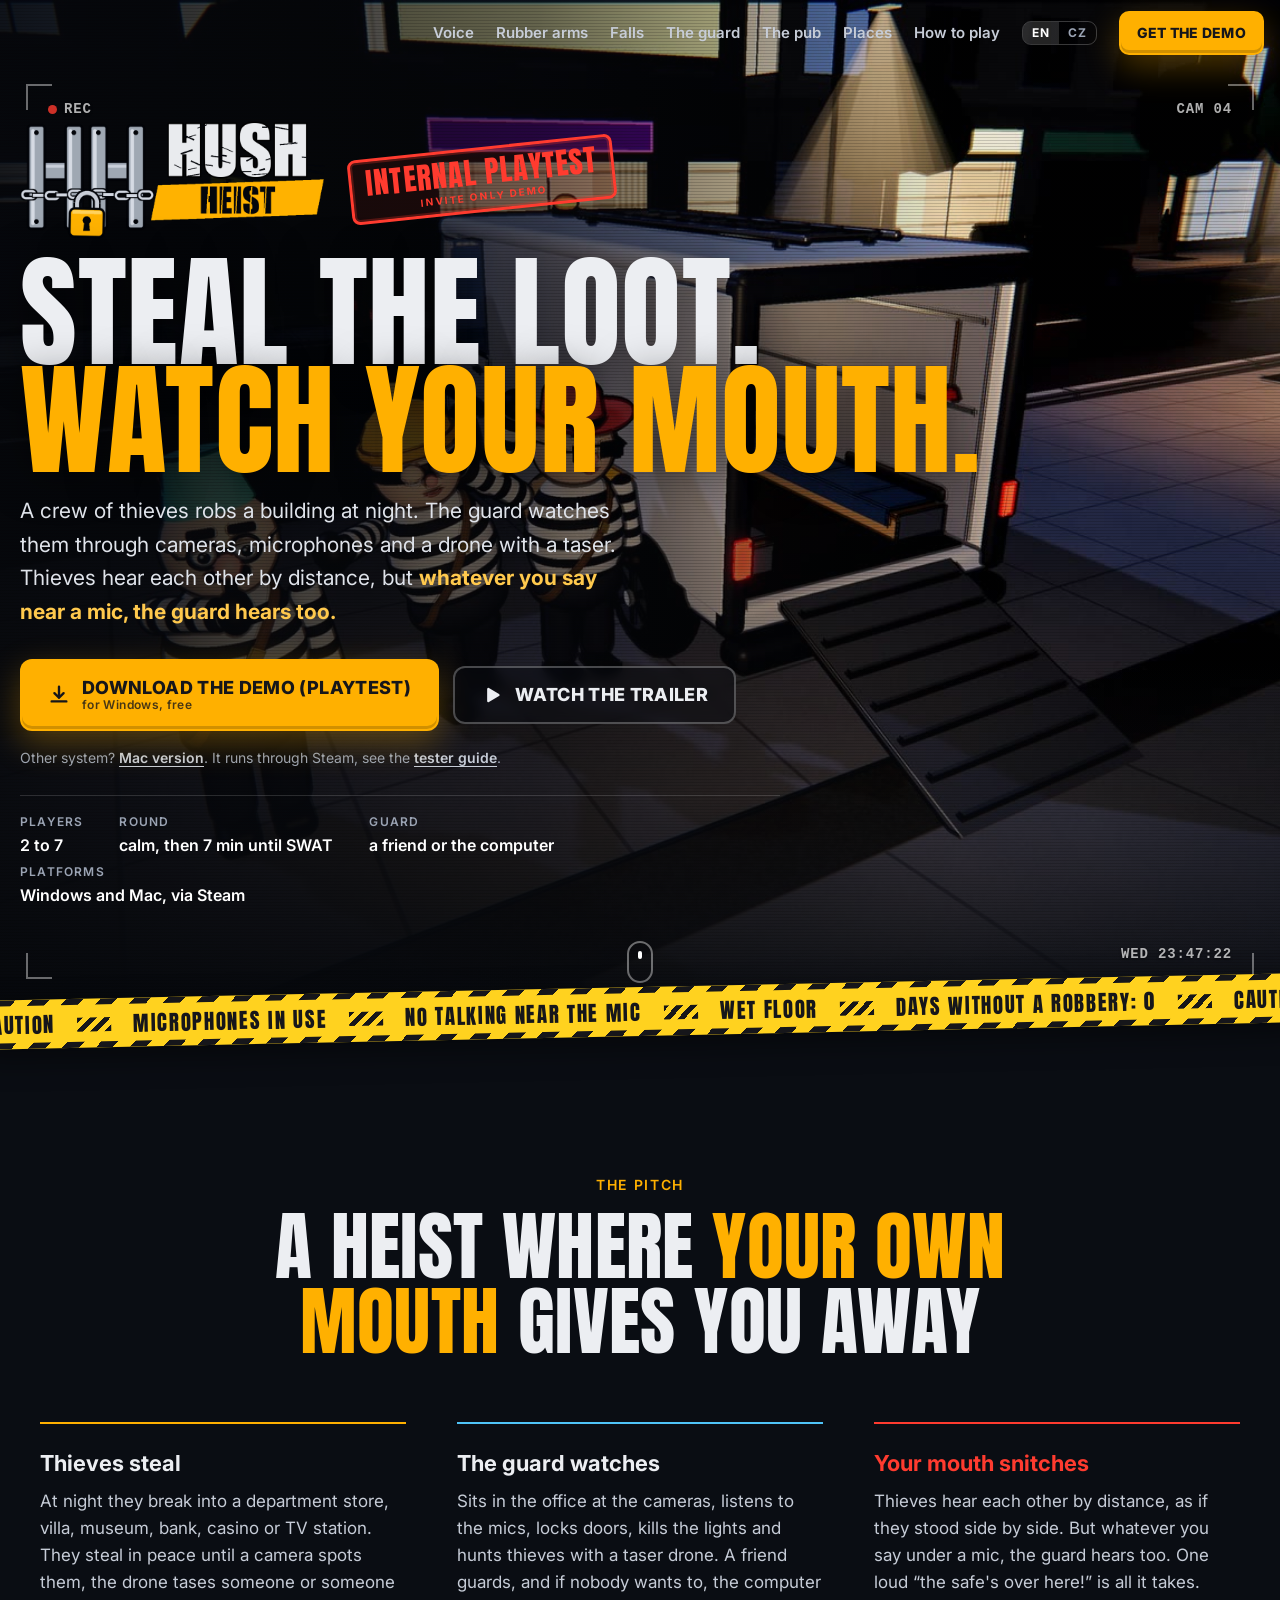
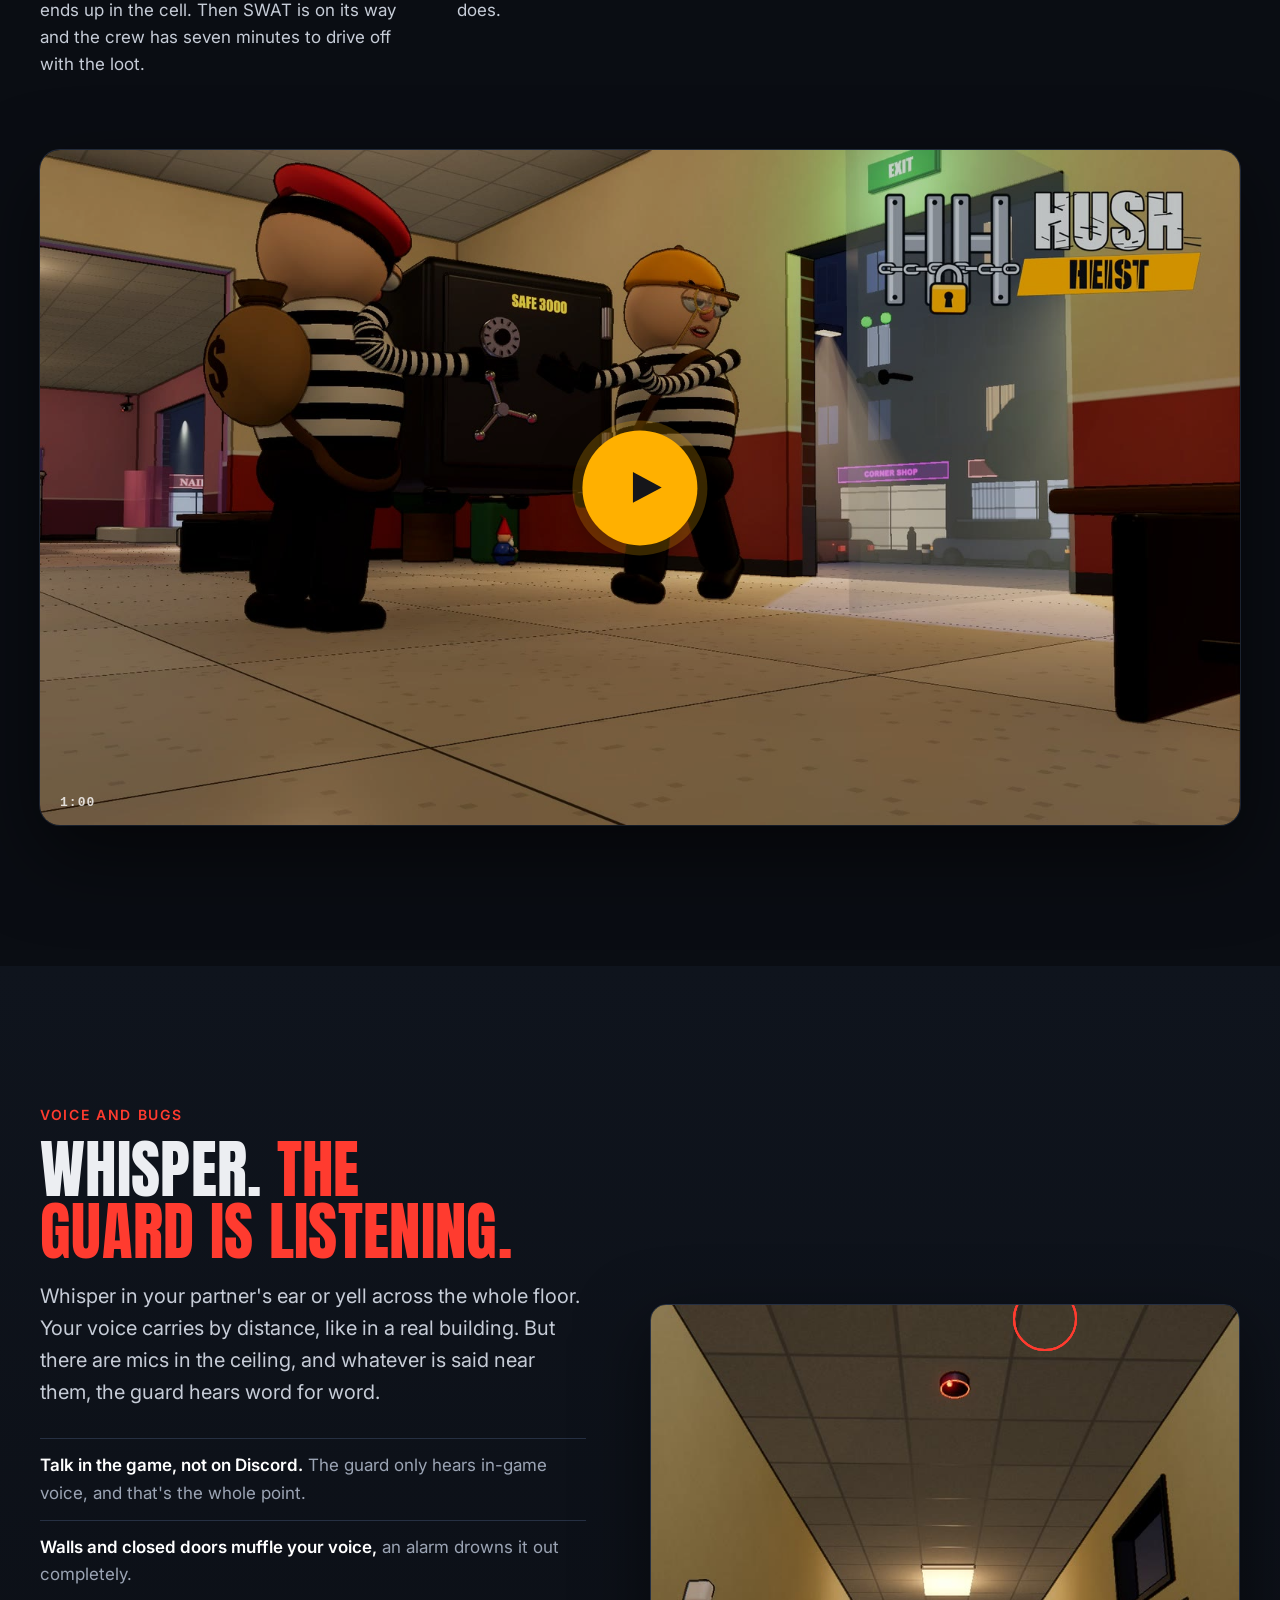
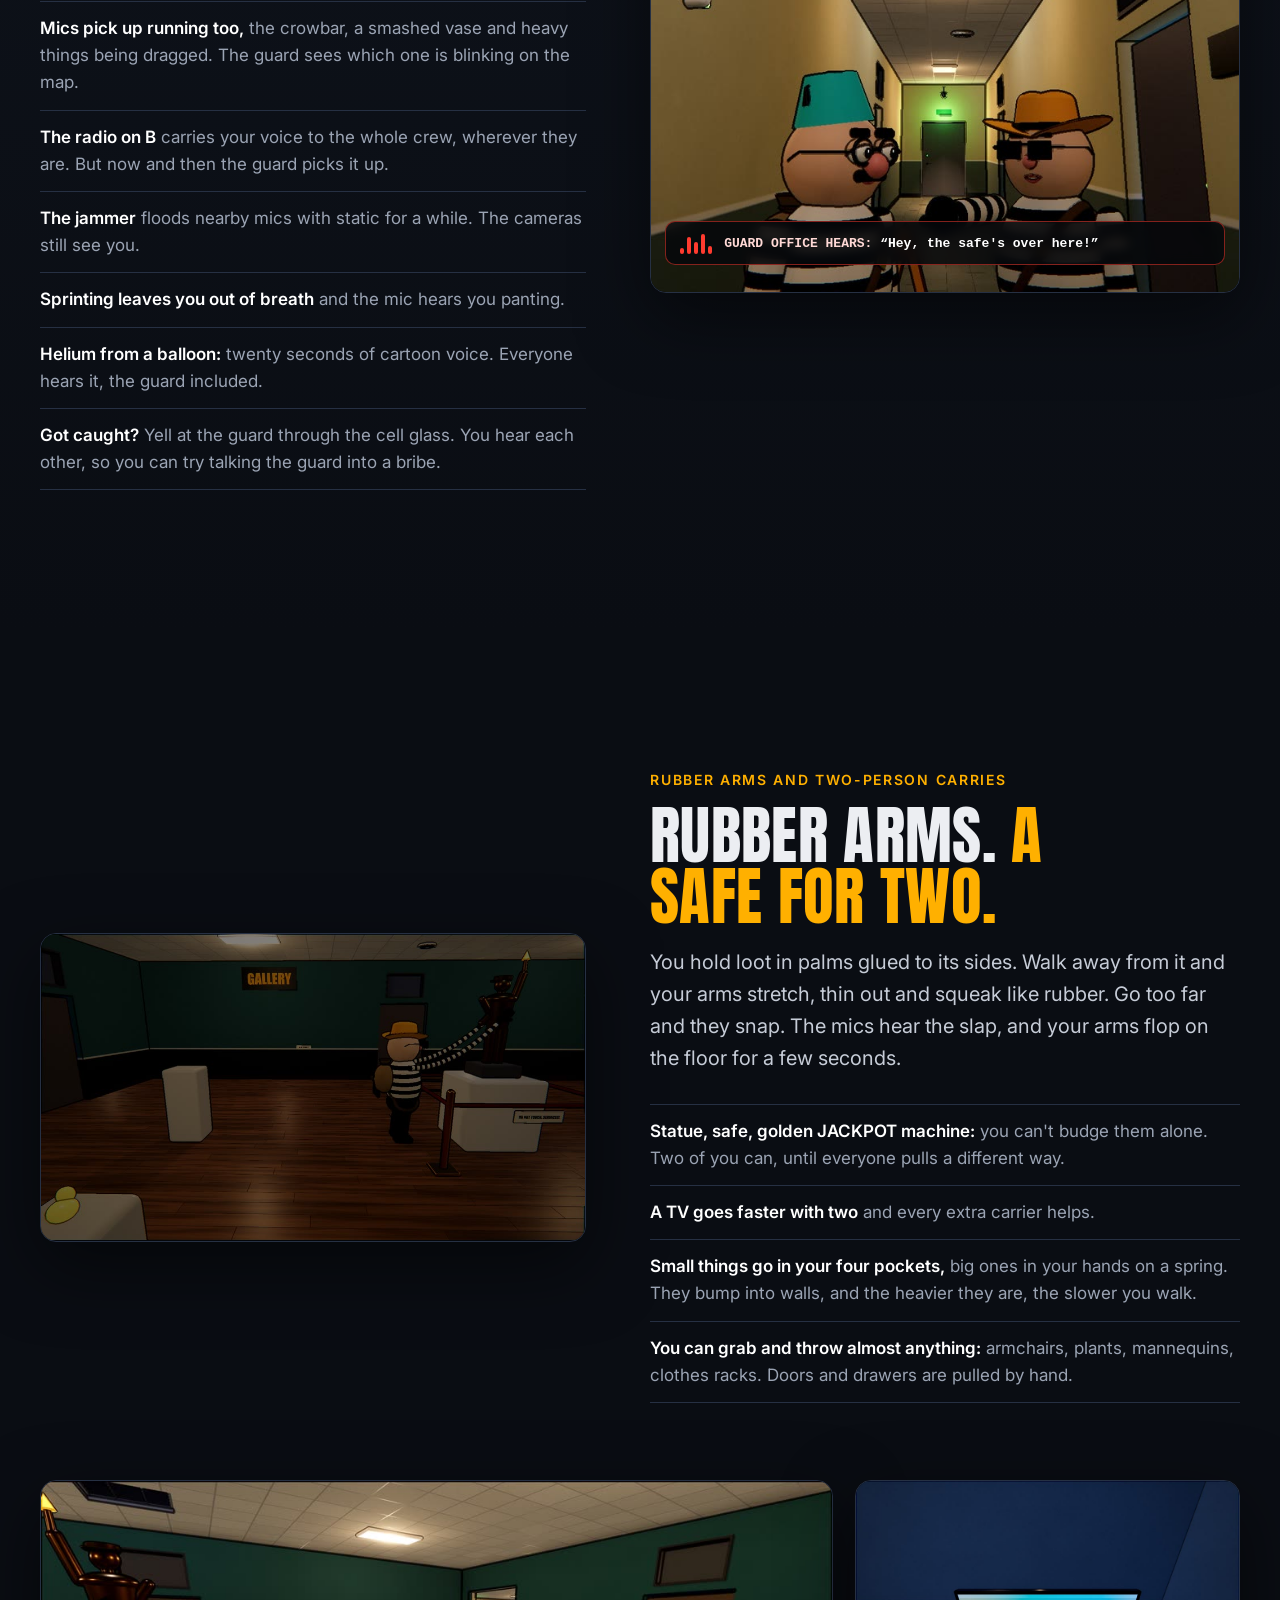
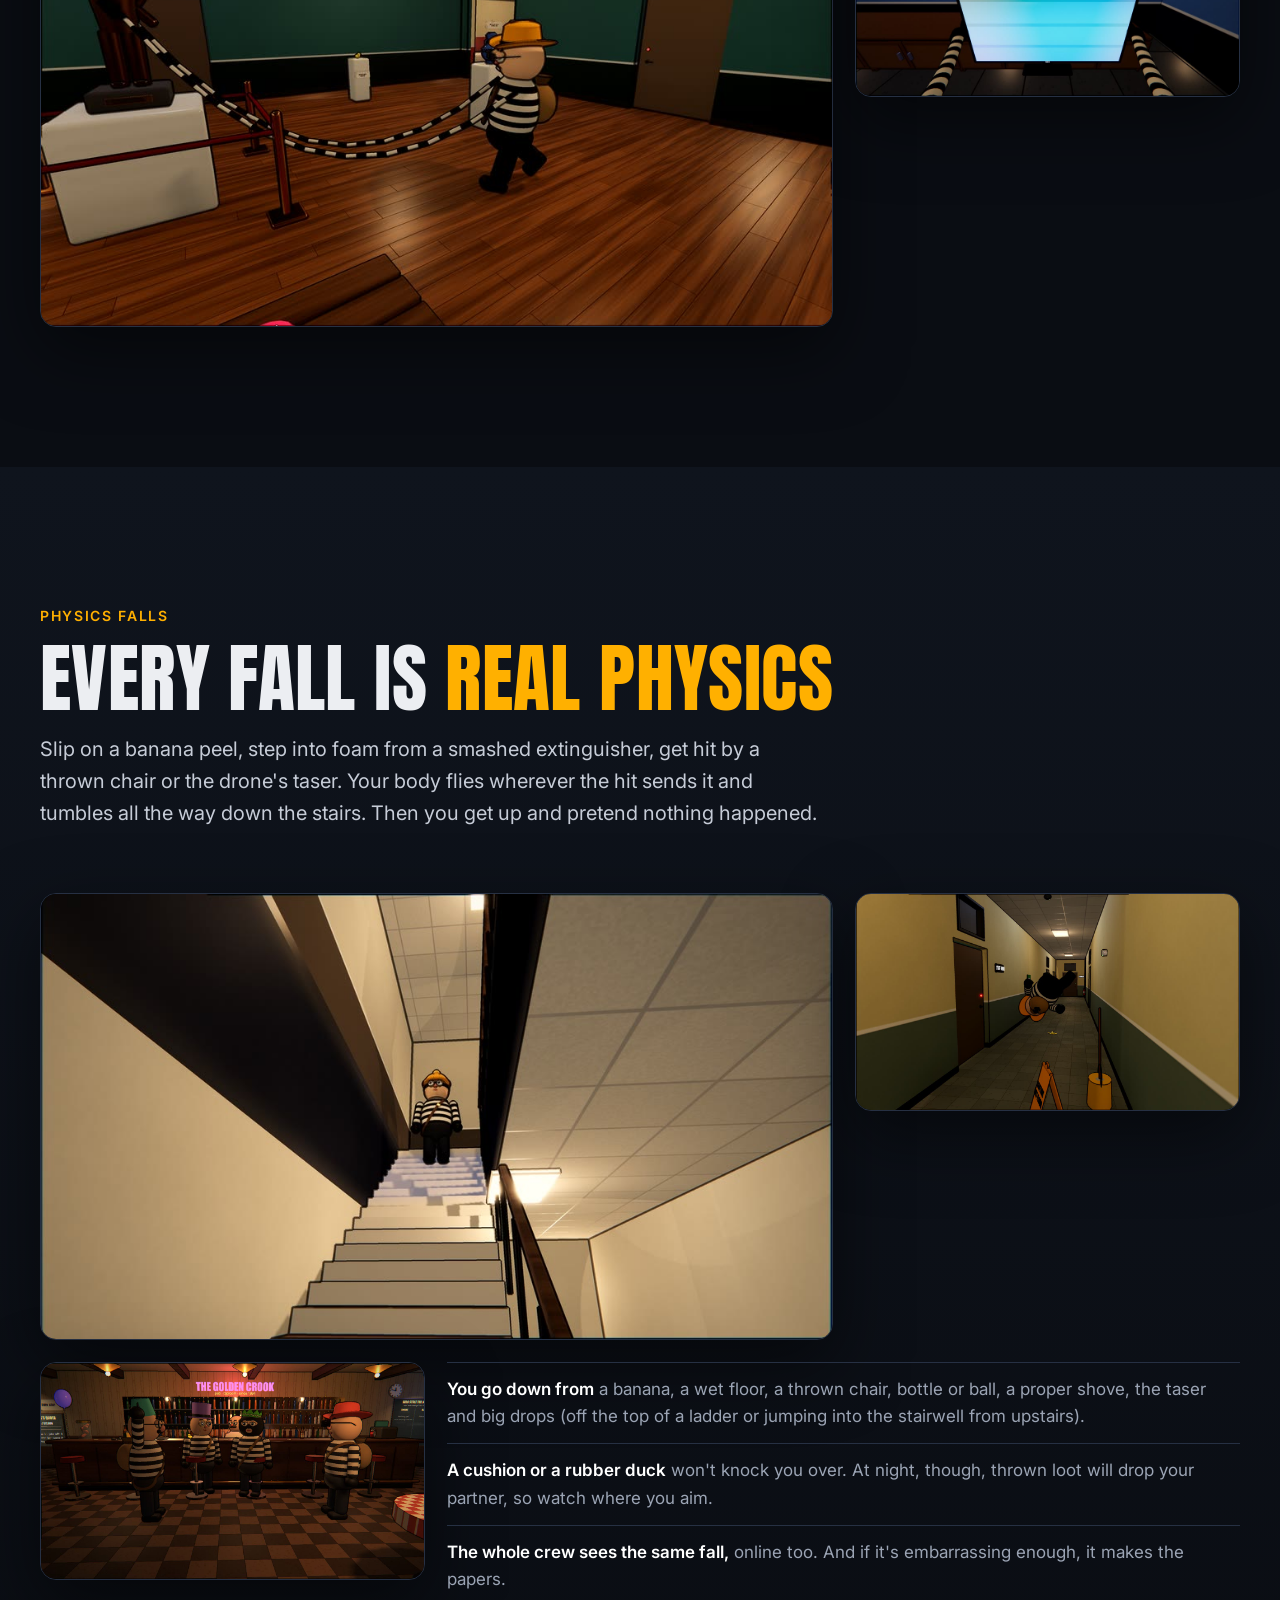
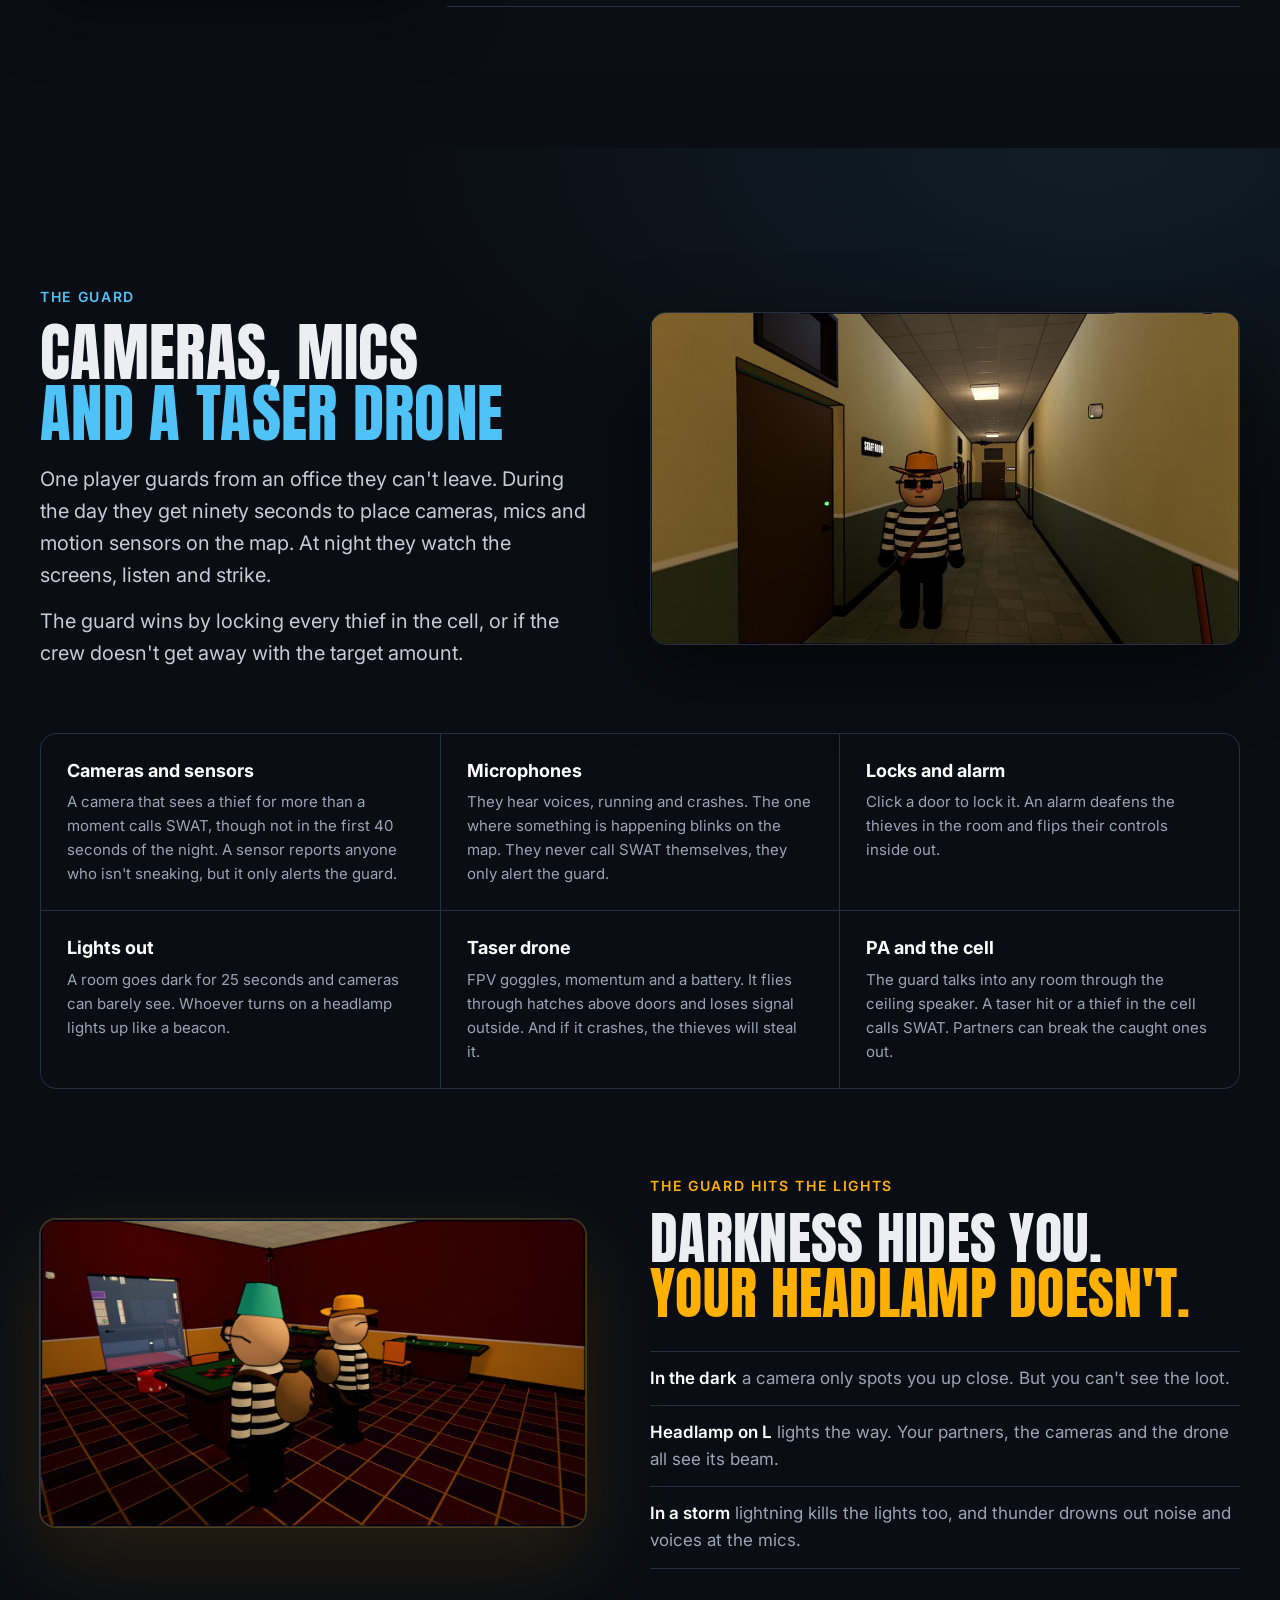
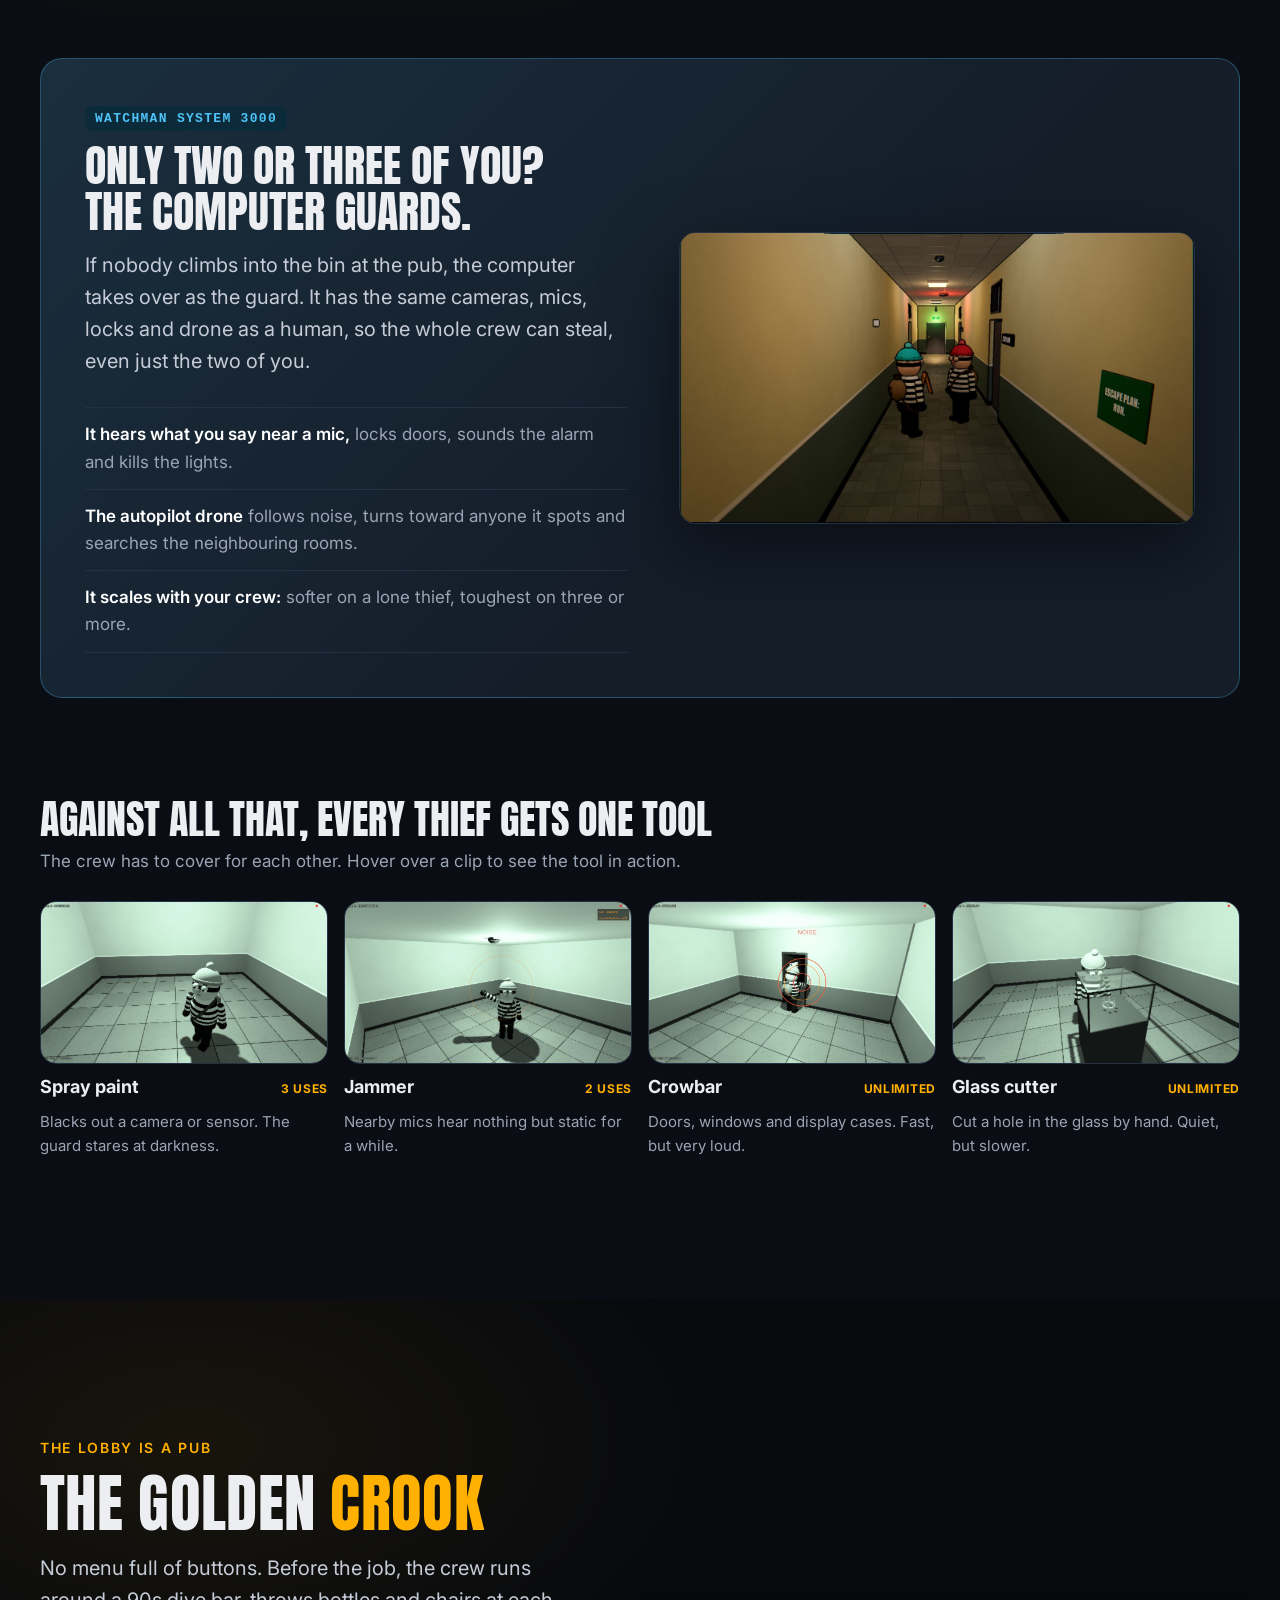
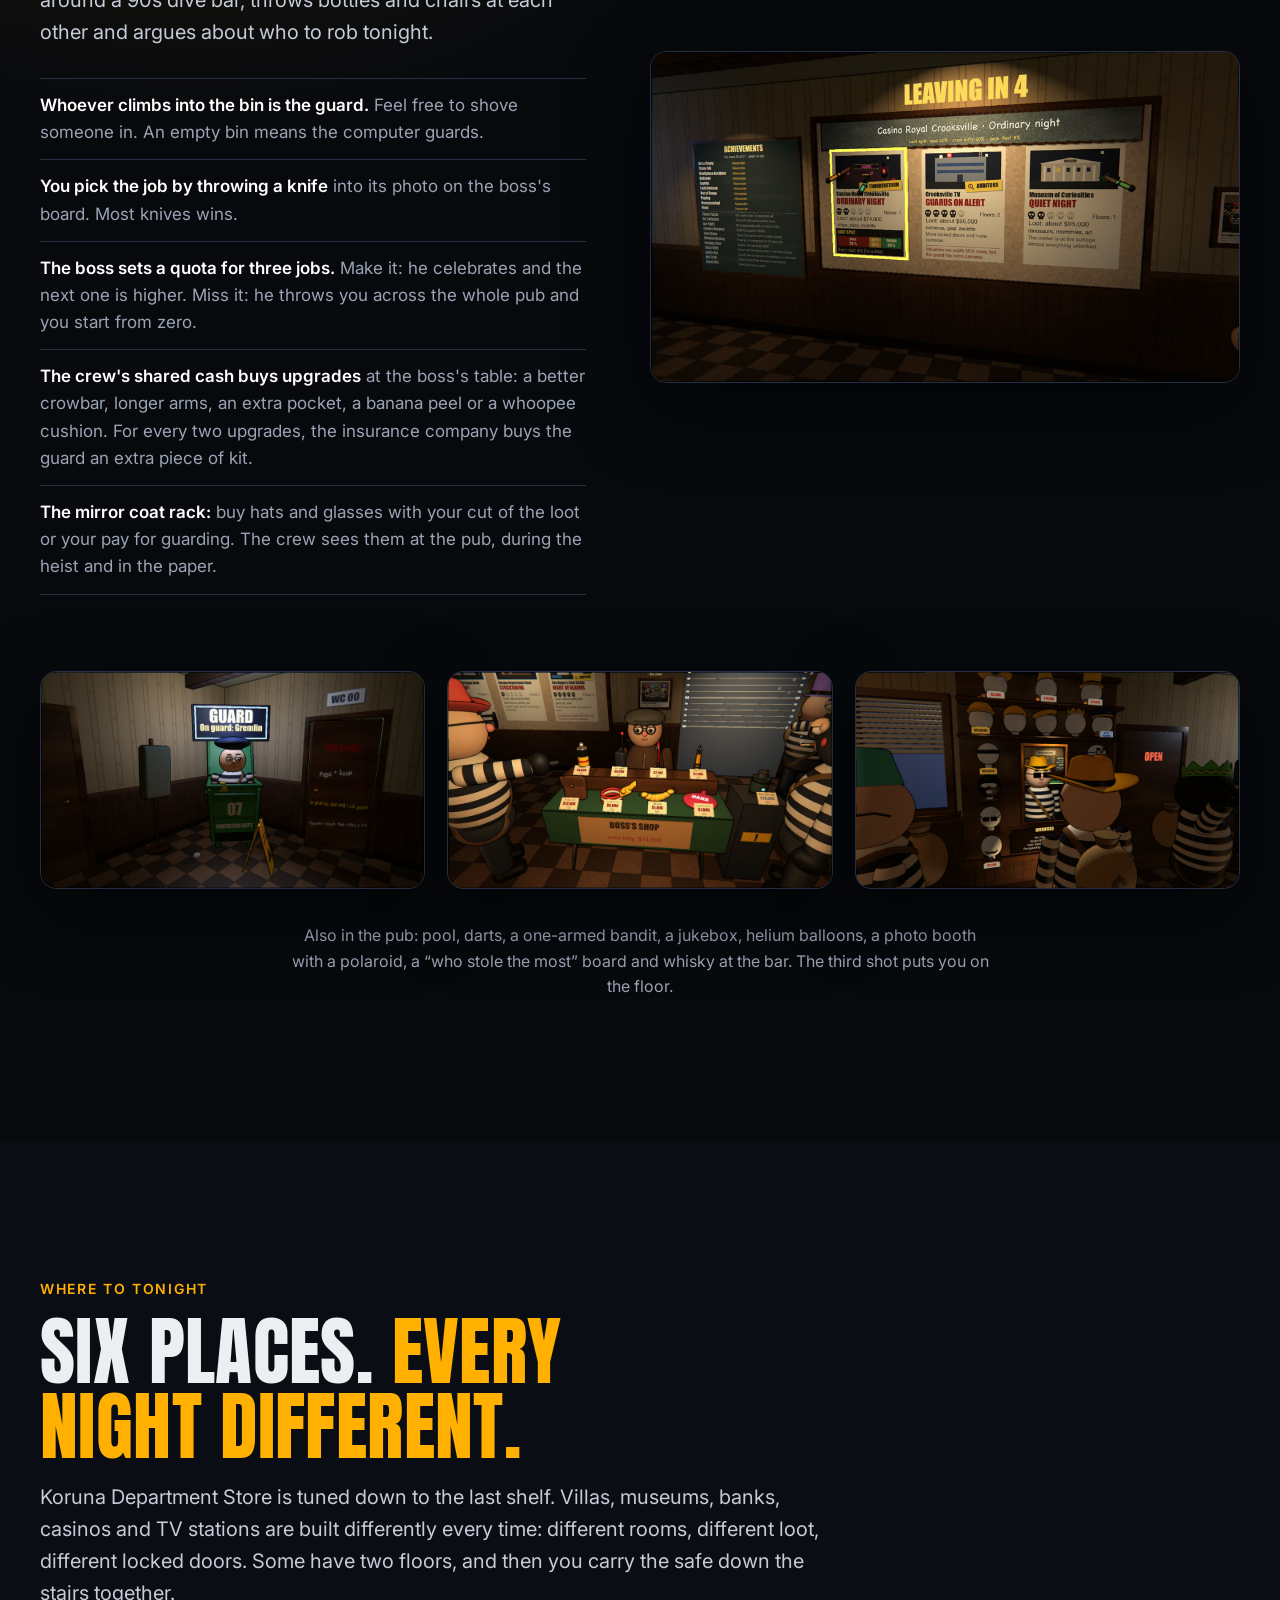
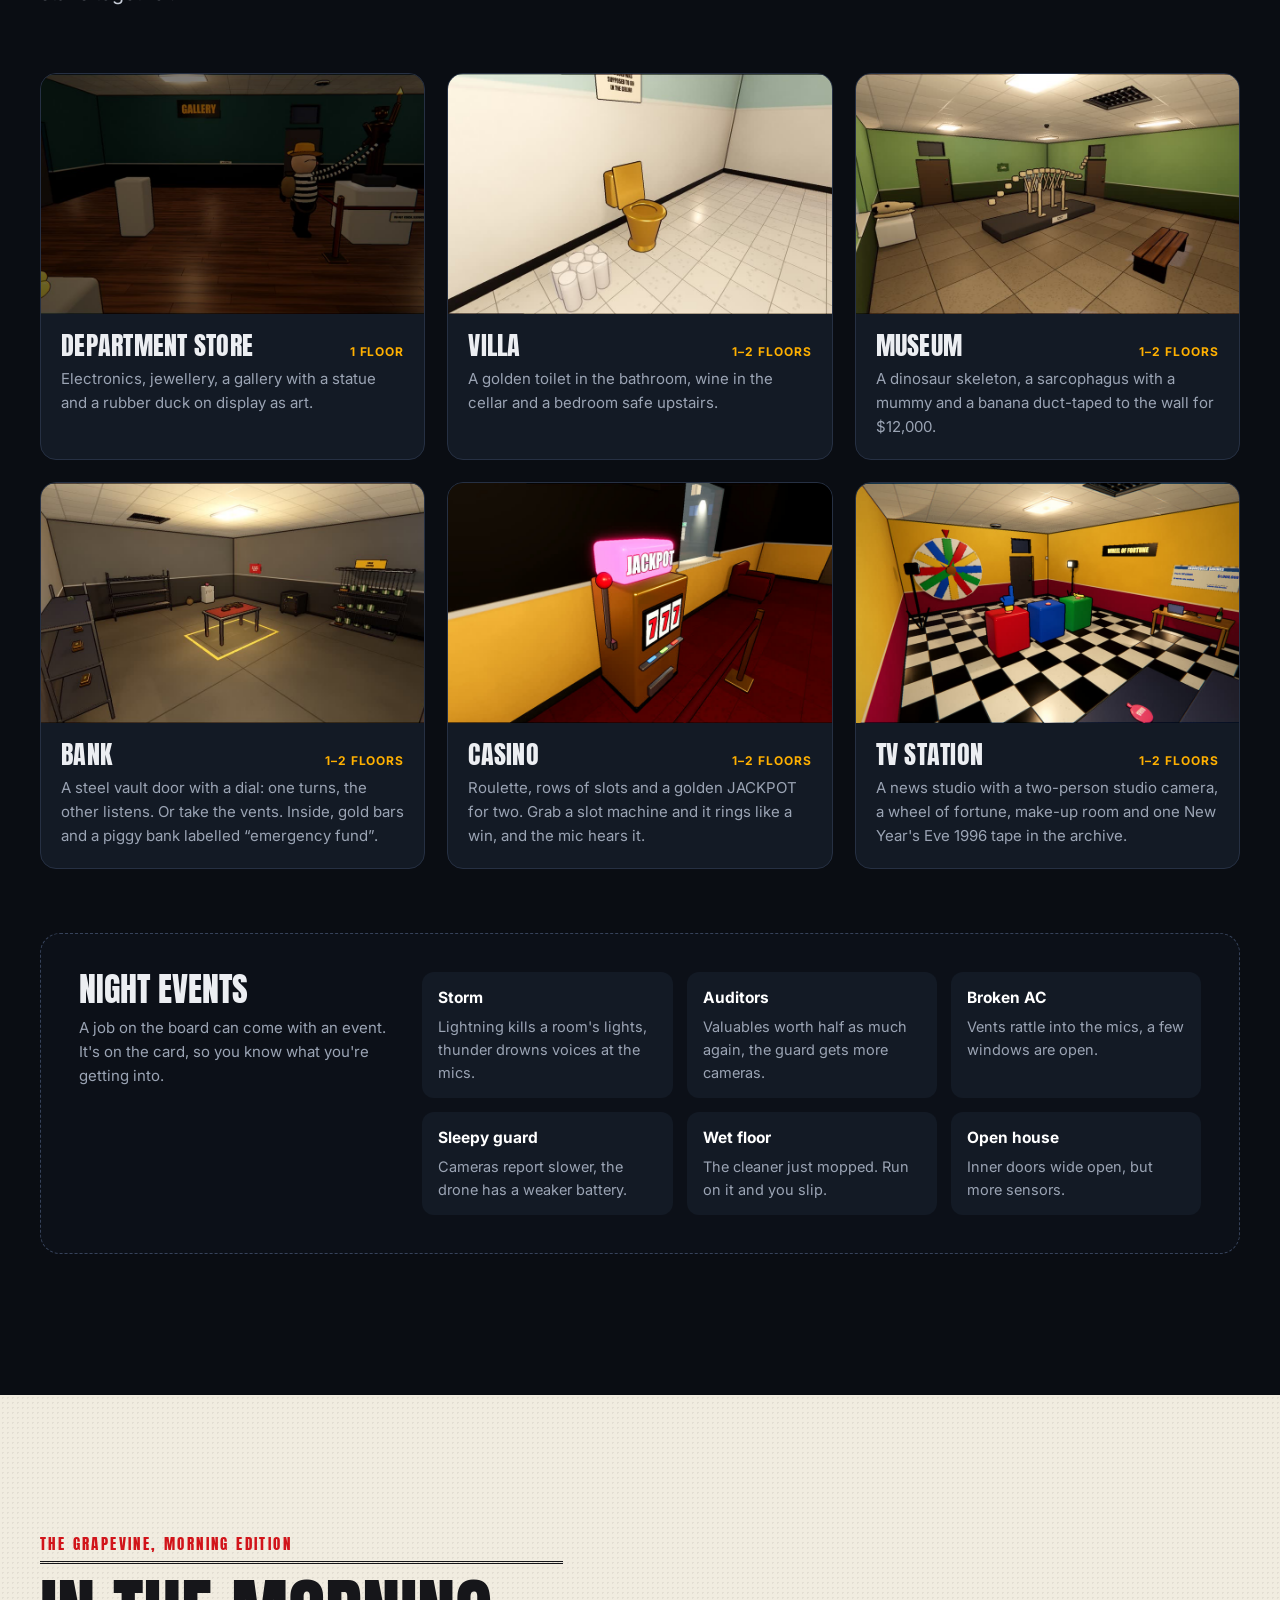
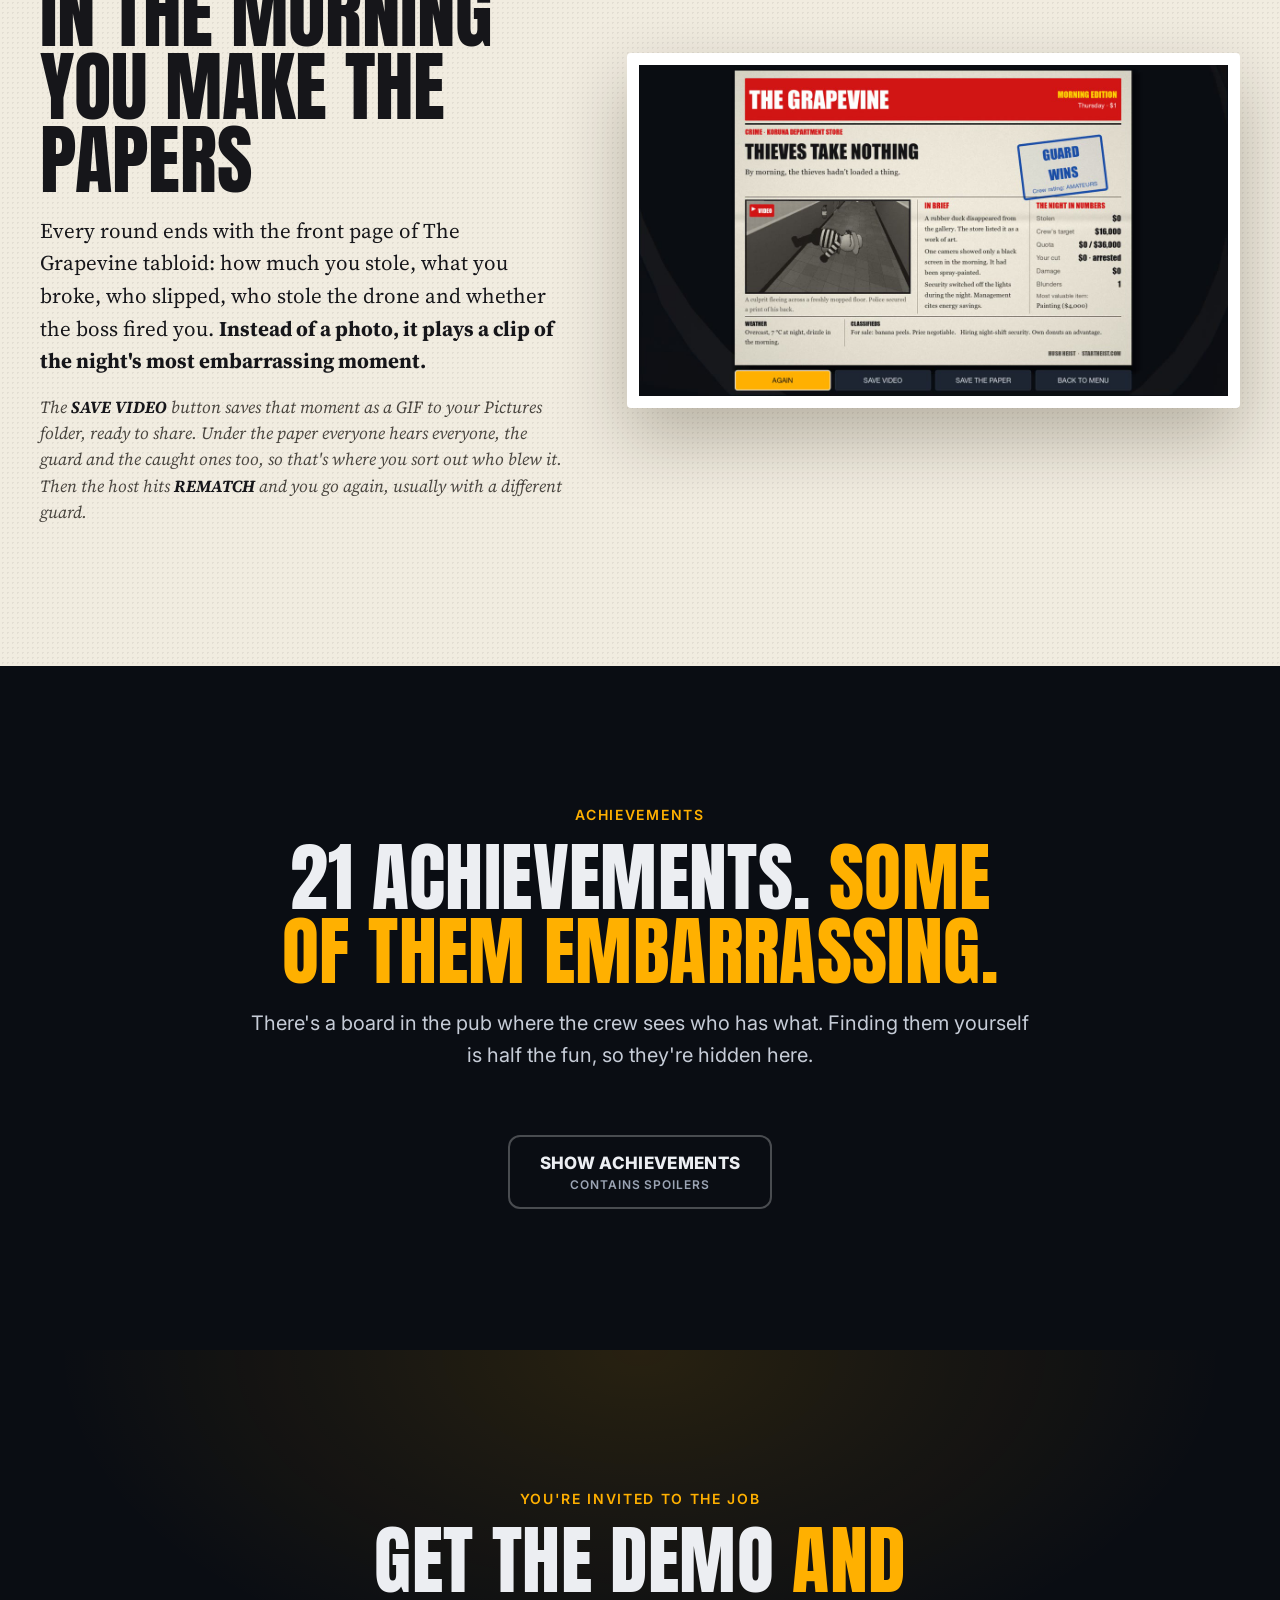
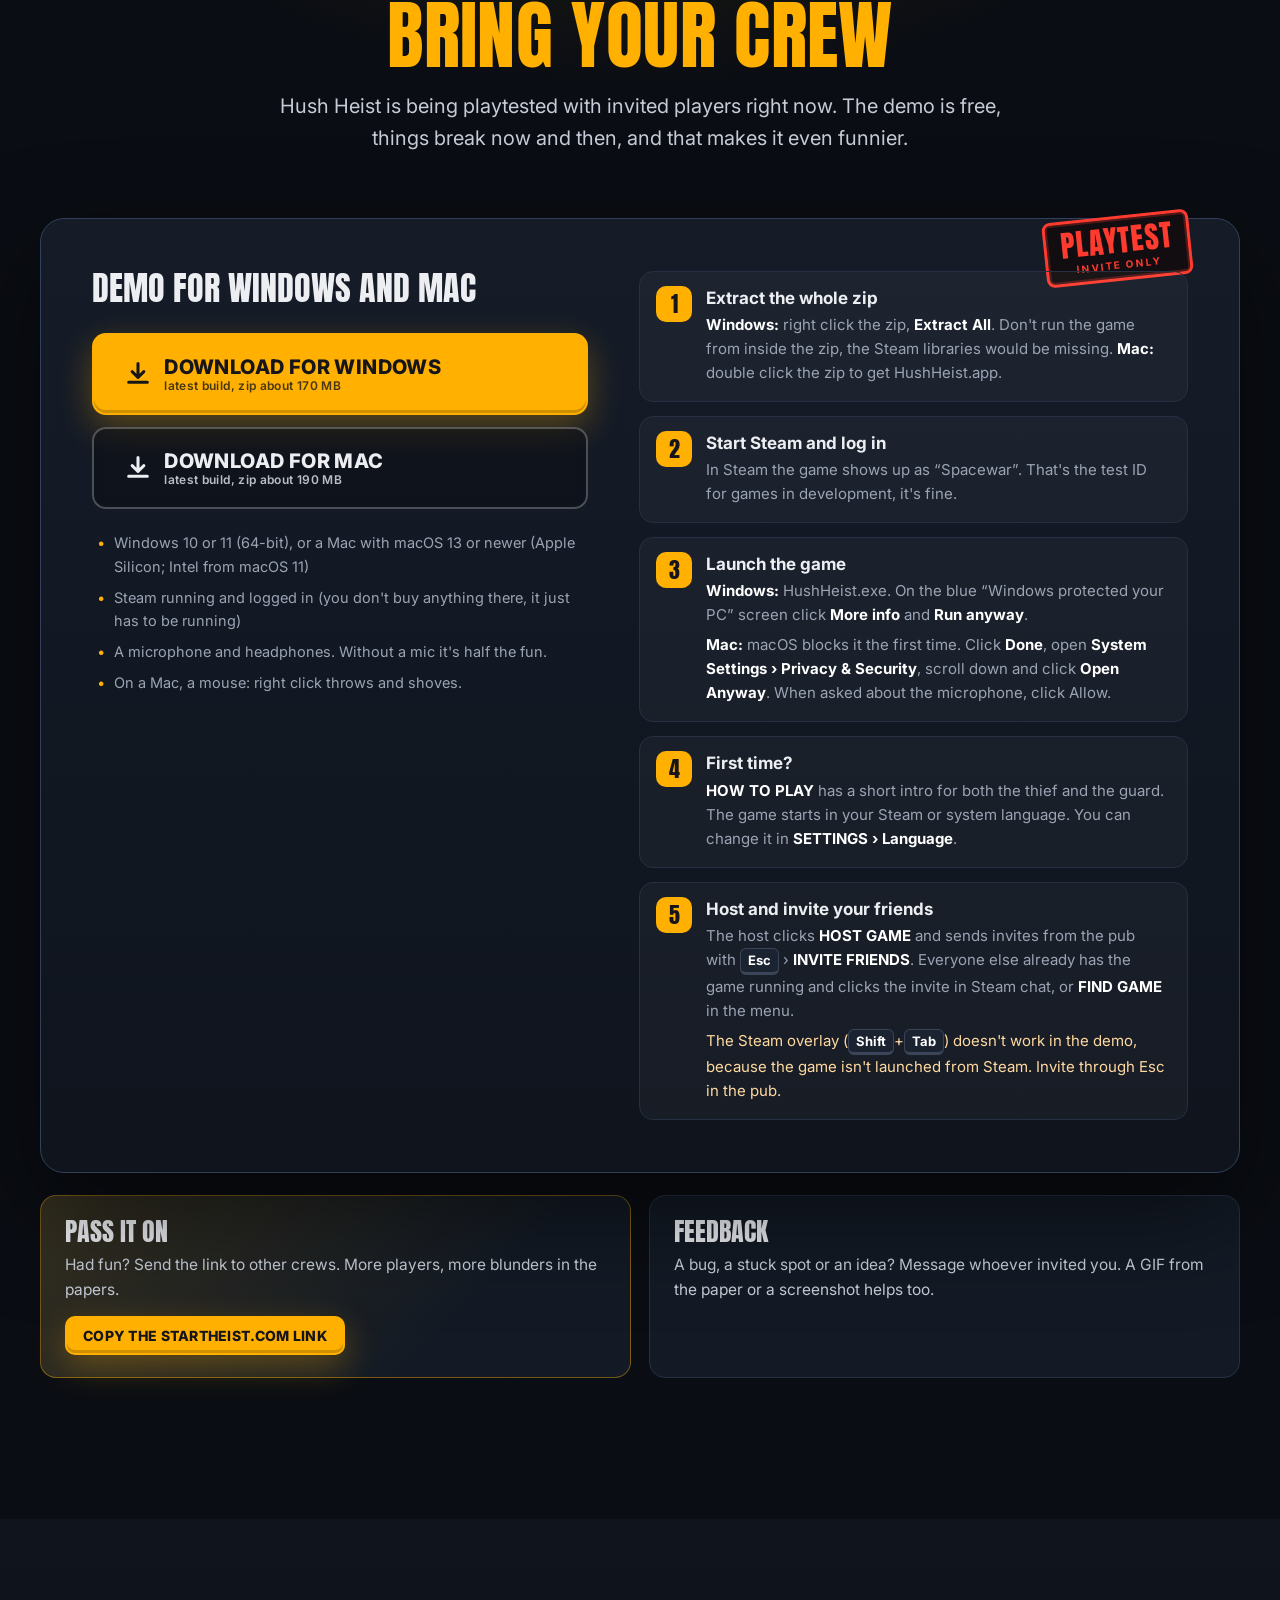
<file: index.html>
<!doctype html>
<html lang="cs">
<head>
	<meta charset="utf-8">
	<meta name="viewport" content="width=device-width, initial-scale=1">
	<script>
		// Kdo nemá v prohlížeči češtinu (ani slovenštinu), dostane anglickou verzi. Volba z přepínače má přednost.
		(function () {
			try {
				var choice = localStorage.getItem("hh-lang");
				if (choice === "cs" || /bot|crawl|spider|slurp|preview/i.test(navigator.userAgent)) return;
				var langs = navigator.languages && navigator.languages.length ? navigator.languages : [navigator.language || ""];
				var czech = false;
				for (var i = 0; i < langs.length; i++) {
					var code = String(langs[i] || "").toLowerCase();
					if (code.indexOf("cs") === 0 || code.indexOf("sk") === 0) czech = true;
				}
				if (choice === "en" || !czech) location.replace("/en" + location.search + location.hash);
			} catch (e) {}
		})();
	</script>
	<script src="/config.js"></script>
	<title>Hush Heist: Ukradni lup. Hlídej si pusu.</title>
	<!-- Interní playtest: vyhledávače stránku neindexují (sdílení odkazu funguje). Při přepnutí na coming soon smazat a vrátit Sitemap do robots.txt. -->
	<meta name="robots" content="noindex">
	<meta name="description" content="Hra o vloupání pro 2–7 hráčů s hlasem podle vzdálenosti. Zloději v noci vykrádají budovu, ochranka (kamarád, nebo počítač) je hlídá kamerami, mikrofony a dronem. Co řekneš u mikrofonu, slyší i ona. Interní playtest: demo pro Windows a Mac.">
	<meta name="theme-color" content="#0a0d13">
	<link rel="icon" href="/assets/img/icon.svg" type="image/svg+xml">
	<link rel="icon" href="/favicon.ico" sizes="48x48">
	<link rel="apple-touch-icon" href="/assets/img/apple-touch-icon.png">
	<link rel="canonical" href="https://startheist.com/">
	<link rel="alternate" hreflang="cs" href="https://startheist.com/">
	<link rel="alternate" hreflang="en" href="https://startheist.com/en">
	<link rel="alternate" hreflang="x-default" href="https://startheist.com/en">

	<meta property="og:type" content="website">
	<meta property="og:url" content="https://startheist.com/">
	<meta property="og:title" content="Hush Heist: Ukradni lup. Hlídej si pusu.">
	<meta property="og:description" content="Vloupačka pro 2–7 kamarádů s hlasem podle vzdálenosti, zloději proti ochrance. Vplížíte se dovnitř, lup nesete na gumových rukou, ale každé slovo u mikrofonu slyší ochranka. Demo pro Windows i Mac zdarma.">
	<meta property="og:image" content="https://startheist.com/assets/img/share.jpg?v=cs3">
	<meta property="og:image:width" content="1200">
	<meta property="og:image:height" content="630">
	<meta property="og:locale" content="cs_CZ">
	<meta property="og:locale:alternate" content="en_US">
	<meta name="twitter:card" content="summary_large_image">
	<meta name="twitter:image" content="https://startheist.com/assets/img/share.jpg?v=cs3">
	<meta property="og:site_name" content="Hush Heist">
	<meta property="og:image:alt" content="Tři zloději v pruhovaných svetrech mávají v noci u otevřené dodávky.">
	<meta name="twitter:title" content="Hush Heist: Ukradni lup. Hlídej si pusu.">
	<meta name="twitter:description" content="Vloupačka pro 2–7 kamarádů s hlasem podle vzdálenosti, zloději proti ochrance. Vplížíte se dovnitř, lup nesete na gumových rukou, ale každé slovo u mikrofonu slyší ochranka. Demo pro Windows i Mac zdarma.">
	<meta name="twitter:image:alt" content="Tři zloději v pruhovaných svetrech mávají v noci u otevřené dodávky.">
	<script type="application/ld+json">{"@context": "https://schema.org", "@type": "VideoGame", "name": "Hush Heist", "url": "https://startheist.com/", "inLanguage": "cs", "description": "Vloupačka pro 2–7 kamarádů s hlasem podle vzdálenosti, zloději proti ochrance. Vplížíte se dovnitř, lup nesete na gumových rukou, ale každé slovo u mikrofonu slyší ochranka. Demo pro Windows i Mac zdarma.", "image": "https://startheist.com/assets/img/share.jpg?v=cs3", "genre": ["Party", "Heist", "Asymmetric multiplayer"], "gamePlatform": ["Windows", "macOS"], "operatingSystem": "Windows, macOS", "applicationCategory": "Game", "playMode": ["MultiPlayer", "CoOp"], "numberOfPlayers": {"@type": "QuantitativeValue", "minValue": 2, "maxValue": 7}}</script>

	<link rel="preconnect" href="https://fonts.googleapis.com">
	<link rel="preconnect" href="https://fonts.gstatic.com" crossorigin>
	<link href="https://fonts.googleapis.com/css2?family=Anton&family=Inter:wght@400;500;600;700;800&family=Source+Serif+4:opsz,wght@8..60,400;8..60,600&display=swap" rel="stylesheet">
	<link rel="preload" as="image" href="/assets/img/hero.jpg?v=cs3" media="(min-aspect-ratio: 3/4)">
	<link rel="preload" as="image" href="/assets/img/hero_tall.jpg?v=cs3" media="(max-aspect-ratio: 3/4)">
	<link rel="stylesheet" href="/styles.css">
</head>
<body>
	<a class="skip" href="#o-hre">Přeskočit na obsah</a>

	<header class="nav" id="nav">
		<div class="nav__inner">
			<a class="nav__brand" href="#top" aria-label="Hush Heist, nahoru">
				<img src="/assets/img/logo.png" alt="Hush Heist" width="122" height="48">
			</a>
			<nav class="nav__links" id="nav-links" aria-label="Hlavní">
				<a href="#hlas">Hlas</a>
				<a href="#ruce">Gumové ruce</a>
				<a href="#pady">Pády</a>
				<a href="#ochranka">Ochranka</a>
				<a href="#hospoda">Hospoda</a>
				<a href="#mista">Místa</a>
				<a href="#stahnout">Návod</a>
			</nav>
			<div class="lang" role="group" aria-label="Jazyk / Language">
				<a href="/en" hreflang="en" lang="en" data-lang="en">EN</a>
				<a href="/" hreflang="cs" aria-current="true" data-lang="cs">CZ</a>
			</div>
			<a class="btn btn--gold btn--sm nav__cta if-playtest" href="#stahnout">Stáhnout demo</a>
			<a class="btn btn--steam btn--sm nav__cta if-soon" href="#stahnout" data-steam>Na Steamu</a>
			<button class="nav__toggle" id="nav-toggle" aria-label="Menu" aria-expanded="false" aria-controls="nav-links">
				<span></span><span></span><span></span>
			</button>
		</div>
	</header>

	<main id="top">
		<!-- Úvod: sestřih ze hry jako záznam z bezpečnostní kamery (na telefonu na výšku) -->
		<section class="hero">
			<div class="hero__media" aria-hidden="true">
				<picture>
					<source media="(max-aspect-ratio: 3/4)" srcset="/assets/img/hero_tall.jpg?v=cs3">
					<img src="/assets/img/hero.jpg?v=cs3" alt="" width="1600" height="900" fetchpriority="high">
				</picture>
				<video class="hero__video" muted loop playsinline preload="none" data-wide="/assets/video/hero.mp4?v=cs3" data-tall="/assets/video/hero_tall.mp4?v=cs3"></video>
				<div class="hero__shade"></div>
				<div class="scanlines"></div>
				<div class="cctv cctv--hero">
					<span class="cctv__rec"><i></i>REC</span>
					<span class="cctv__cam">KAM 04</span>
					<span class="cctv__time" data-clock>STŘEDA 23:47:12</span>
					<span class="cctv__corner cctv__corner--tl"></span>
					<span class="cctv__corner cctv__corner--tr"></span>
					<span class="cctv__corner cctv__corner--bl"></span>
					<span class="cctv__corner cctv__corner--br"></span>
				</div>
			</div>
			<div class="hero__content">
				<div class="hero__top">
					<img class="hero__logo" src="/assets/img/logo.png" alt="Hush Heist" width="420" height="164">
					<p class="stamp if-playtest"><b>Interní playtest</b><small>demo pro pozvané</small></p>
					<p class="stamp stamp--soon if-soon"><b>Již brzy na Steamu</b><small>přidej si do přání</small></p>
				</div>
				<h1 class="hero__title">Ukradni lup.<span>Hlídej si pusu.</span></h1>
				<p class="hero__lead">Parta zlodějů v noci vykrádá budovu. Ochranka je hlídá kamerami, mikrofony a dronem s paralyzérem. Zloději se slyší podle vzdálenosti, jenže <b>co řekneš u mikrofonu, slyší i ochranka.</b></p>
				<div class="hero__actions">
					<a class="btn btn--gold btn--lg if-playtest" data-dl href="https://github.com/Matyhead/startheist-web/releases/latest/download/HushHeist-demo.zip">
						<svg viewBox="0 0 24 24" aria-hidden="true"><path d="M12 3v12m0 0l-5-5m5 5l5-5M4 19h16" /></svg>
						<span class="btn__text">Stáhnout demo (playtest)<small data-os-label data-win="pro Windows, zdarma" data-mac="pro Mac, zdarma">pro Windows, zdarma</small></span>
					</a>
					<a class="btn btn--steam btn--lg if-soon" data-steam href="#stahnout">
						<svg viewBox="0 0 24 24" aria-hidden="true"><path d="M12 20.5l-1.2-1.1C6.2 15.3 3.5 12.8 3.5 9.6A4.6 4.6 0 0 1 8.1 5c1.5 0 2.9.7 3.9 1.8A5.1 5.1 0 0 1 15.9 5a4.6 4.6 0 0 1 4.6 4.6c0 3.2-2.7 5.7-7.3 9.8z" /></svg>
						<span class="btn__text">Přidat do přání<small>již brzy na Steamu</small></span>
					</a>
					<button class="btn btn--ghost btn--lg" type="button" data-trailer>
						<svg viewBox="0 0 24 24" aria-hidden="true"><path d="M8 5.5v13l11-6.5z" fill="currentColor" /></svg>
						Pusť trailer
					</button>
				</div>
				<p class="hero__alt if-playtest">Jiný systém? <a data-dl-alt data-win="Verze pro Windows" data-mac="Verze pro Mac" href="https://github.com/Matyhead/startheist-web/releases/latest/download/HushHeist-mac.zip">Verze pro Mac</a>. Hraje se přes Steam, víc v <a href="#stahnout">návodu pro testery</a>.</p>
				<p class="hero__alt if-soon">Demo z playtestu je pořád ke stažení: <a href="#stahnout">Windows a Mac</a></p>
				<p class="hero__phone">Hraje se na počítači s Windows nebo Macem. <button class="linkbtn" type="button" data-share>Pošli si odkaz</button> a stáhni si demo tam.</p>
				<dl class="specs">
					<div><dt>Hráči</dt><dd>2 až 7</dd></div>
					<div><dt>Kolo</dt><dd>klid, pak 7 minut do SWAT</dd></div>
					<div><dt>Ochranka</dt><dd>kamarád, nebo počítač</dd></div>
					<div><dt>Hraje se na</dt><dd>Windows a Mac, přes Steam</dd></div>
				</dl>
			</div>
			<a class="hero__scroll" href="#o-hre" aria-label="Dolů na popis hry"><span></span></a>
		</section>

		<div class="tape" aria-hidden="true">
			<div class="tape__track">
				<span>POZOR<i></i>MIKROFONY V PROVOZU<i></i>NEMLUVIT U MIKROFONU<i></i>MOKRÁ PODLAHA<i></i>DNY BEZ KRÁDEŽE: 0<i></i>POZOR<i></i>MIKROFONY V PROVOZU<i></i>NEMLUVIT U MIKROFONU<i></i>MOKRÁ PODLAHA<i></i>DNY BEZ KRÁDEŽE: 0<i></i></span>
				<span>POZOR<i></i>MIKROFONY V PROVOZU<i></i>NEMLUVIT U MIKROFONU<i></i>MOKRÁ PODLAHA<i></i>DNY BEZ KRÁDEŽE: 0<i></i>POZOR<i></i>MIKROFONY V PROVOZU<i></i>NEMLUVIT U MIKROFONU<i></i>MOKRÁ PODLAHA<i></i>DNY BEZ KRÁDEŽE: 0<i></i></span>
			</div>
		</div>

		<!-- O co jde: tři věty a trailer -->
		<section class="section" id="o-hre">
			<div class="wrap">
				<div class="section__head section__head--center reveal">
					<p class="eyebrow">O co jde</p>
					<h2 class="h2">Loupež, kde tě prozradí <em>vlastní pusa</em></h2>
				</div>
				<div class="trio">
					<article class="trio__card trio__card--gold reveal">
						<h3>Zloději kradou</h3>
						<p>V noci vlezou do obchodního domu, vily, muzea, banky, kasina nebo televize. Kradou v klidu, dokud je nezahlédne kamera, nesejme dron nebo někdo neskončí v cele. Pak vyjede SWAT a parta má sedm minut, aby s lupem odjela.</p>
					</article>
					<article class="trio__card trio__card--blue reveal">
						<h3>Ochranka hlídá</h3>
						<p>Sedí v kanceláři u kamer, poslouchá mikrofony, zamyká, zhasíná a honí zloděje dronem s paralyzérem. Hlídá kamarád, a když nikdo nechce, hlídá počítač.</p>
					</article>
					<article class="trio__card trio__card--red reveal">
						<h3>Pusa prozradí</h3>
						<p>Zloději se slyší podle vzdálenosti, jako by stáli vedle sebe. Jenže co řekneš pod mikrofonem, slyší i ochranka. Stačí jedno hlasité „tady je trezor!“.</p>
					</article>
				</div>
				<button class="trailer-card reveal" type="button" data-trailer aria-label="Přehrát trailer Hush Heist (minuta, se zvukem)">
					<img src="/assets/img/trailer.jpg?v=4" alt="" loading="lazy" width="1600" height="900">
					<span class="trailer-card__play"><i><svg viewBox="0 0 24 24" aria-hidden="true"><path d="M6 4l15 8-15 8z" /></svg></i></span>
					<span class="trailer-card__meta">1:00</span>
				</button>
			</div>
		</section>

		<!-- Hlas a odposlechy -->
		<section class="section section--panel" id="hlas">
			<div class="wrap">
				<div class="feature">
					<div class="reveal">
						<p class="eyebrow eyebrow--red">Hlas a odposlechy</p>
						<h2 class="h2">Šeptej. <em class="red">Ochranka poslouchá.</em></h2>
						<p class="lead">Šeptneš parťákovi u ucha, nebo zařveš přes celé patro. Hlas se nese podle vzdálenosti jako ve skutečné budově. Jenže ve stropě visí mikrofony a co se u nich řekne, slyší ochranka do posledního slova.</p>
						<ul class="points points--red">
							<li><b>Mluvte přes hru, ne přes Discord.</b> Ochranka slyší jen hlas ve hře a o ten tu jde.</li>
							<li><b>Zdi a zavřené dveře hlas tlumí,</b> alarm ho přehluší úplně.</li>
							<li><b>Mikrofony chytí i běh,</b> páčidlo, rozbitou vázu a tažení těžkých věcí. Ochranka na plánku vidí, který bliká.</li>
							<li><b>Vysílačka na B</b> donese hlas celé partě, ať je kdekoli. Ochranka ji ale občas zachytí.</li>
							<li><b>Rušička</b> na chvíli zahltí mikrofony v okolí šumem. Kamery tě ale vidí dál.</li>
							<li><b>Sprint tě zadýchá</b> a mikrofon oddechování uslyší.</li>
							<li><b>Helium z balónku:</b> dvacet vteřin mluvíš jako kreslená postavička. Slyší to všichni, ochranka taky.</li>
							<li><b>Chytili tě?</b> Z cely na ochranku křičíš přes sklo. Slyšíte se navzájem, takže ji můžeš přemlouvat, ať vezme úplatek.</li>
						</ul>
					</div>
					<figure class="ev reveal">
						<div class="ev__frame ev__frame--square">
							<video data-src="/assets/video/talk.mp4?v=cs4" muted loop playsinline preload="none" data-poster="/assets/img/talk.jpg?v=cs4" aria-label="Dva zloději se domlouvají na chodbě přímo pod stropním mikrofonem, kontrolka mikrofonu svítí červeně, dokud mluví"></video>
							<span class="mic" aria-hidden="true"><i></i><i></i><i></i></span>
							<p class="heard" aria-hidden="true"><span class="heard__bars"><i></i><i></i><i></i><i></i><i></i></span><span class="heard__text">KANCELÁŘ OCHRANKY SLYŠÍ: <b>„Hele, tady je trezor!“</b></span></p>
						</div>
					</figure>
				</div>
			</div>
		</section>

		<!-- Gumové ruce a nošení ve dvou -->
		<section class="section" id="ruce">
			<div class="wrap">
				<div class="feature feature--flip">
					<div class="reveal">
						<p class="eyebrow">Gumové ruce a nošení ve dvou</p>
						<h2 class="h2">Ruce z gumy. <em>Trezor pro dva.</em></h2>
						<p class="lead">Lup držíš v dlaních přilepených k jeho bokům. Když se od něj vzdálíš, ruce se natahují, ztenčují a guma vrže. Moc daleko a utrhnou se. Plesknutí uslyší mikrofony a ruce ti pár vteřin plandají po zemi.</p>
						<ul class="points">
							<li><b>Socha, trezor, zlatý automat JACKPOT:</b> sám je nepohneš. Ve dvou to jde, dokud každý netáhne jinam.</li>
							<li><b>Televize ve dvou jde rychleji</b> a každý další nosič přidá.</li>
							<li><b>Malé věci do čtyř kapes,</b> velké v rukou na pružině. Narážejí do zdí a čím těžší, tím pomaleji jdeš.</li>
							<li><b>Vzít a hodit jde skoro všechno:</b> křesla, kytky, figuríny, stojany s oblečením. Dveře a šuplíky se táhnou rukou.</li>
						</ul>
					</div>
					<figure class="ev reveal">
						<div class="ev__frame">
							<video data-src="/assets/video/stretch.mp4?v=cs3" muted loop playsinline preload="none" data-poster="/assets/img/stretch.jpg?v=cs3" aria-label="Zloděj sám táhne bronzovou sochu, ruce se natahují"></video>
						</div>
					</figure>
				</div>
				<div class="bento">
					<figure class="ev ev--wide reveal">
						<div class="ev__frame">
							<video data-src="/assets/video/museum.mp4" muted loop playsinline preload="none" data-poster="/assets/img/museum.jpg" aria-label="Zloděj v muzeu odchází od sochy a gumové ruce se táhnou přes sál"></video>
						</div>
					</figure>
					<figure class="ev reveal">
						<div class="ev__frame">
							<video data-src="/assets/video/carry.mp4?v=cs3" muted loop playsinline preload="none" data-poster="/assets/img/carry.jpg?v=cs3" aria-label="Zloděj z první osoby nese televizi v gumových rukou"></video>
						</div>
					</figure>
				</div>
			</div>
		</section>

		<!-- Fyzikální pády -->
		<section class="section section--panel" id="pady">
			<div class="wrap">
				<div class="section__head reveal">
					<p class="eyebrow">Fyzikální pády</p>
					<h2 class="h2">Každý pád <em>počítá fyzika</em></h2>
					<p class="lead">Uklouzneš na banánové slupce, šlápneš do pěny z rozbitého hasičáku, trefí tě hozená židle nebo paralyzér dronu. Tělo letí tam, kam ho rána poslala, a ze schodů se skutálí až dolů. Pak vstaneš a děláš, že se nic nestalo.</p>
				</div>
				<div class="bento">
					<figure class="ev ev--wide reveal">
						<div class="ev__frame">
							<video data-src="/assets/video/stairs.mp4?v=cs3" muted loop playsinline preload="none" data-poster="/assets/img/stairs.jpg?v=cs3" aria-label="Zloděj padá ze schodů jako hadrová panenka"></video>
						</div>
					</figure>
					<figure class="ev reveal">
						<div class="ev__frame">
							<video data-src="/assets/video/slip.mp4?v=k3" muted loop playsinline preload="none" data-poster="/assets/img/slip.jpg?v=k3" aria-label="Zloděj uklouzne na banánové slupce a odrazí se od kbelíku"></video>
						</div>
					</figure>
					<figure class="ev reveal">
						<div class="ev__frame">
							<video data-src="/assets/video/knock.mp4?v=cs3" muted loop playsinline preload="none" data-poster="/assets/img/knock.jpg?v=cs3" aria-label="Zloděj hodí přes hospodu židli a srazí kamaráda k zemi"></video>
						</div>
					</figure>
					<div class="ev ev--wide reveal">
						<ul class="points points--red" style="margin:0">
							<li><b>Porazí tě</b> banán, mokrá podlaha, hozená židle, lahev nebo koule, pořádné strčení, paralyzér a pád z výšky (z vršku žebříku nebo skokem do schodiště z patra).</li>
							<li><b>Polštářek ani gumová kachna</b> tě neporazí. V noci ale parťáka srazí i hozený lup, tak pozor, kam míříš.</li>
							<li><b>Pád vidí celá parta stejně,</b> i po síti. A když je dost trapný, skončí v novinách.</li>
						</ul>
					</div>
				</div>
			</div>
		</section>

		<!-- Ochranka -->
		<section class="section section--blue" id="ochranka">
			<div class="wrap">
				<div class="feature">
					<div class="reveal">
						<p class="eyebrow eyebrow--blue">Ochranka</p>
						<h2 class="h2">Kamery, mikrofony <em class="blue">a dron s paralyzérem</em></h2>
						<p class="lead">Jeden z party hlídá z kanceláře, kterou neopustí. Ve dne má devadesát vteřin, aby na plánku rozmístil kamery, mikrofony a čidla. V noci sleduje obrazovky, poslouchá a zasahuje.</p>
						<p class="lead" style="margin-top:14px">Vyhraje, když zavře všechny zloděje do cely, nebo když parta neodveze cílovou částku.</p>
					</div>
					<figure class="ev reveal">
						<div class="ev__frame">
							<video data-src="/assets/video/stun.mp4" muted loop playsinline preload="none" data-poster="/assets/img/stun.jpg" aria-label="Dron ochranky přiletí chodbou a omráčí zloděje paralyzérem"></video>
						</div>
					</figure>
				</div>
				<div class="kit">
					<article class="kit__item reveal">
						<h3>Kamery a čidla</h3>
						<p>Kamera, která zloděje vidí déle než chvilku, zavolá SWAT. Prvních 40 vteřin noci ale ne. Čidlo hlásí každého, kdo se neplíží, ochranka dostane jen poplach.</p>
					</article>
					<article class="kit__item reveal">
						<h3>Mikrofony</h3>
						<p>Slyší hlas, běh i rány. Na plánku bliká ten, u kterého se něco děje. SWAT samy nevolají, jen dají ochraně poplach.</p>
					</article>
					<article class="kit__item reveal">
						<h3>Zámky a alarm</h3>
						<p>Klik na dveře je zamkne. Alarm zloděje v místnosti ohluší a otočí jim ovládání naruby.</p>
					</article>
					<article class="kit__item reveal">
						<h3>Zhasnout</h3>
						<p>Místnost na 25 vteřin ztmavne a kamery skoro nevidí. Kdo rozsvítí čelovku, je vidět jako na dlani.</p>
					</article>
					<article class="kit__item reveal">
						<h3>Dron s paralyzérem</h3>
						<p>FPV brýle, setrvačnost a baterka. Létá průlezy nad dveřmi, venku ztratí signál. A když spadne, zloději ho ukradnou.</p>
					</article>
					<article class="kit__item reveal">
						<h3>Rozhlas a cela</h3>
						<p>Ochranka mluví do vybrané místnosti z reproduktoru ve stropě. SWAT přivolá i výboj z dronu nebo zloděj v cele. Parťáci můžou chycené z cely vysvobodit.</p>
					</article>
				</div>

				<div class="feature feature--flip" style="margin-top:clamp(56px,7vw,96px)">
					<div class="reveal">
						<p class="eyebrow">Ochranka zhasne</p>
						<h3 class="h2" style="font-size:clamp(34px,4.4vw,56px)">Tma schová. <em>Čelovka prozradí.</em></h3>
						<ul class="points">
							<li><b>Ve tmě</b> tě kamera pozná až zblízka. Jenže ty nevidíš lup.</li>
							<li><b>Čelovka na L</b> posvítí na cestu. Její kužel vidí parťáci, kamery i dron.</li>
							<li><b>Při bouřce</b> zhasíná místnosti i blesk. Hrom přehluší hluk i hlas u mikrofonů.</li>
						</ul>
					</div>
					<figure class="ev reveal">
						<div class="ev__frame ev__frame--glow">
							<video data-src="/assets/video/dark.mp4?v=cs3" muted loop playsinline preload="none" data-poster="/assets/img/dark.jpg?v=cs3" aria-label="Ochranka zhasne hernu kasina a dva zloději rozsvítí čelovky"></video>
						</div>
					</figure>
				</div>

				<div class="robot reveal">
					<div>
						<p class="robot__name">HLÍDAČ SYSTÉM 3000</p>
						<h3>Hrajete ve dvou nebo ve třech? Hlídá počítač.</h3>
						<p class="lead">Když v hospodě nikdo nevleze do popelnice, převezme ochranku počítač. Má stejné kamery, mikrofony, zámky a dron jako člověk, takže se dá krást celou partou, klidně jen ve dvou.</p>
						<ul class="points points--blue">
							<li><b>Slyší, co řeknete u mikrofonu,</b> zamyká, spouští alarm a zhasíná.</li>
							<li><b>Dron s autopilotem</b> jde po hluku, otočí se za tím, koho zahlédne, a prohledá i vedlejší místnosti.</li>
							<li><b>Přitvrdí podle party:</b> na samotného zloděje je mírnější, na tři a víc nejtvrdší.</li>
						</ul>
					</div>
					<figure class="ev">
						<div class="ev__frame">
							<video data-src="/assets/video/auto_drone.mp4?v=cs3" muted loop playsinline preload="none" data-poster="/assets/img/auto_drone.jpg?v=cs3" aria-label="Dron ochranky počítačem přiletí chodbou a omráčí zloděje"></video>
						</div>
					</figure>
				</div>

				<h3 class="subhead reveal">Proti tomu má každý zloděj jeden nástroj</h3>
				<p class="reveal">Parta se musí doplňovat. Najeď na záznam a uvidíš nástroj v akci.</p>
				<div class="tools">
					<article class="tool reveal">
						<div class="ev__frame"><video data-src="/assets/video/tool_spray.mp4?v=cs3" muted loop playsinline preload="none" data-poster="/assets/img/tool_spray.jpg?v=cs3" aria-label="Sprej zastříká kameru"></video></div>
						<h3>Sprej <span>3× použití</span></h3>
						<p>Kameru nebo čidlo zastříkáš načerno. Ochranka kouká do tmy.</p>
					</article>
					<article class="tool reveal">
						<div class="ev__frame"><video data-src="/assets/video/tool_jammer.mp4?v=cs3" muted loop playsinline preload="none" data-poster="/assets/img/tool_jammer.jpg?v=cs3" aria-label="Rušička umlčí mikrofon"></video></div>
						<h3>Rušička <span>2× použití</span></h3>
						<p>Mikrofony v okolí chvíli slyší jen šum.</p>
					</article>
					<article class="tool reveal">
						<div class="ev__frame"><video data-src="/assets/video/tool_crowbar.mp4?v=cs3" muted loop playsinline preload="none" data-poster="/assets/img/tool_crowbar.jpg?v=cs3" aria-label="Páčidlo vypáčí dveře"></video></div>
						<h3>Páčidlo <span>bez omezení</span></h3>
						<p>Dveře, okno i vitrína. Rychle, ale hodně nahlas.</p>
					</article>
					<article class="tool reveal">
						<div class="ev__frame"><video data-src="/assets/video/tool_cutter.mp4?v=cs3" muted loop playsinline preload="none" data-poster="/assets/img/tool_cutter.jpg?v=cs3" aria-label="Řezák vyřízne sklo vitríny"></video></div>
						<h3>Řezák na sklo <span>bez omezení</span></h3>
						<p>Ručně vyřízneš díru do skla. Potichu, ale déle.</p>
					</article>
				</div>
			</div>
		</section>

		<!-- Hospoda jako lobby -->
		<section class="section section--night" id="hospoda">
			<div class="wrap">
				<div class="feature">
					<div class="reveal">
						<p class="eyebrow">Lobby je hospoda</p>
						<h2 class="h2">U Zlatého <em>lumpa</em></h2>
						<p class="lead">Žádné menu s tlačítky. Než se vyrazí, parta pobíhá po pajzlu z devadesátek, hází po sobě lahve a židle a domlouvá, koho dneska vykrade.</p>
						<ul class="points">
							<li><b>Kdo vleze do popelnice, hlídá.</b> Klidně ho tam strčte. Prázdná popelnice znamená, že hlídá počítač.</li>
							<li><b>Akce se vybírá hozeným nožem</b> do fotky na nástěnce u šéfa. Kde je víc nožů, tam se jede.</li>
							<li><b>Šéf dá kvótu na tři akce.</b> Splníte: slaví a další je vyšší. Nesplníte: vyhazov přes celou hospodu a jede se od nuly.</li>
							<li><b>Ze společné kasy se nakupuje</b> u šéfova stolku: lepší páčidlo, delší ruce, kapsa navíc, banánová slupka nebo prdící polštářek. Za každá dvě vylepšení přikoupí pojišťovna ochrance kus výbavy.</li>
							<li><b>Věšák se zrcadlem:</b> čepice a brýle si koupíš ze svého podílu z lupu nebo z odměny za hlídání. Parta tě v nich uvidí v hospodě, při loupeži i v novinách.</li>
						</ul>
					</div>
					<figure class="ev reveal">
						<div class="ev__frame">
							<img src="/assets/img/sm/pub_board.jpg?v=cs3" alt="Nástěnka se třemi akcemi, noční událostí a zapíchnutými noži" loading="lazy" width="960" height="540">
						</div>
					</figure>
				</div>
				<div class="bento" style="margin-top:clamp(44px,6vw,80px)">
					<figure class="ev reveal">
						<div class="ev__frame"><img src="/assets/img/sm/pub_bin.jpg?v=cs4" alt="Hráč s čepicí ochranky sedí v popelnici, nad ním svítící cedule OCHRANKA" loading="lazy" width="960" height="540"></div>
					</figure>
					<figure class="ev reveal">
						<div class="ev__frame"><img src="/assets/img/sm/boss_shop.jpg?v=cs3" alt="Šéfův obchod: stolek se zbožím a cenovkami, za ním šéf" loading="lazy" width="960" height="540"></div>
					</figure>
					<figure class="ev reveal">
						<div class="ev__frame"><img src="/assets/img/sm/pub_wardrobe.jpg?v=cs3" alt="Zloděj v kovbojském klobouku a slunečních brýlích u věšáku se zrcadlem" loading="lazy" width="960" height="540"></div>
					</figure>
				</div>
				<p class="aside reveal">A dál v hospodě: kulečník, šipky, jednoruký bandita, jukebox, balónky s heliem, fotokoutek s polaroidem, tabule „kdo ukradl nejvíc“ a na baru whisky. Po třetím panáku jdeš k zemi.</p>
			</div>
		</section>

		<!-- Místa a noční události -->
		<section class="section" id="mista">
			<div class="wrap">
				<div class="section__head reveal">
					<p class="eyebrow">Kam se dneska jde</p>
					<h2 class="h2">Šest míst. <em>Každá noc jinak.</em></h2>
					<p class="lead">Obchodní dům Koruna je vyladěný do posledního regálu. Vily, muzea, banky, kasina a televize se staví pokaždé jinak: jiné místnosti, jiný lup, jiné zamčené dveře. Některé mají dvě patra a trezor se pak snáší po schodech ve dvou.</p>
				</div>
				<div class="places">
					<article class="place reveal">
						<img src="/assets/img/stretch.jpg?v=cs3" alt="Galerie obchodního domu s bronzovou sochou" loading="lazy" width="960" height="540">
						<div class="place__body">
							<h3>Obchodní dům <span>1 patro</span></h3>
							<p>Elektronika, klenoty, galerie se sochou a gumová kachna vystavená jako umění.</p>
						</div>
					</article>
					<article class="place reveal">
						<img src="/assets/img/sm/map_villa.jpg" alt="Zlatý záchod v koupelně vily" loading="lazy" width="960" height="540">
						<div class="place__body">
							<h3>Vila <span>1–2 patra</span></h3>
							<p>Zlatý záchod v koupelně, víno ve vinotéce a nahoře ložnice s trezorem.</p>
						</div>
					</article>
					<article class="place reveal">
						<img src="/assets/img/sm/map_museum.jpg" alt="Sál dinosaurů s kostrou a lebkou" loading="lazy" width="960" height="540">
						<div class="place__body">
							<h3>Muzeum <span>1–2 patra</span></h3>
							<p>Kostra dinosaura, sarkofág s mumií a banán přilepený páskou ke zdi za 12 000 dolarů.</p>
						</div>
					</article>
					<article class="place reveal">
						<img src="/assets/img/sm/map_bank.jpg" alt="Trezor banky se zlatými cihlami a klecí s penězi" loading="lazy" width="960" height="540">
						<div class="place__body">
							<h3>Banka <span>1–2 patra</span></h3>
							<p>Ocelové dveře trezoru s číselníkem: jeden točí, druhý poslouchá. Nebo ventilace. Uvnitř zlaté cihly a prasátko „nouzová rezerva“.</p>
						</div>
					</article>
					<article class="place reveal">
						<img src="/assets/img/sm/map_casino.jpg" alt="Zlatý automat JACKPOT ve VIP salonku kasina" loading="lazy" width="960" height="540">
						<div class="place__body">
							<h3>Kasino <span>1–2 patra</span></h3>
							<p>Ruleta, řady automatů a zlatý JACKPOT pro dva. Chycený automat zvoní jako při výhře a mikrofon to slyší.</p>
						</div>
					</article>
					<article class="place reveal">
						<img src="/assets/img/sm/map_studio.jpg?v=cs4" alt="Studio televizní soutěže s kolem štěstí" loading="lazy" width="960" height="540">
						<div class="place__body">
							<h3>Televize <span>1–2 patra</span></h3>
							<p>Studio zpráv s kamerou pro dva, kolo štěstí, maskérna a v archivu kazeta Silvestr 1996.</p>
						</div>
					</article>
				</div>
				<div class="events reveal">
					<div class="events__head">
						<h3>Noční události</h3>
						<p>Akce na nástěnce může mít událost. Je na kartě, takže víte, do čeho jdete.</p>
					</div>
					<ul class="events__list">
						<li><b>Bouřka</b>Blesk zhasne místnost, hrom přehluší hlas u mikrofonů.</li>
						<li><b>Auditoři</b>Cennosti o půlku dražší, ochranka má víc kamer.</li>
						<li><b>Rozbitá klimatizace</b>Ventilace rachotí do mikrofonů, pár oken je otevřených.</li>
						<li><b>Ospalý hlídač</b>Kamery hlásí pomaleji, dron má slabší baterku.</li>
						<li><b>Mokrá podlaha</b>Uklízečka vytírala. Kdo poběží po mokrém, uklouzne.</li>
						<li><b>Den otevřených dveří</b>Vnitřní dveře dokořán, zato víc čidel.</li>
					</ul>
				</div>
			</div>
		</section>

		<!-- Noviny a klipy -->
		<section class="section section--paper" id="noviny">
			<div class="wrap news">
				<div class="reveal">
					<p class="news__mast">Šeptanda, ranní vydání</p>
					<h2 class="news__title">Ráno o vás píšou noviny</h2>
					<p class="news__lead">Každé kolo končí titulní stranou bulváru Šeptanda: kolik jste ukradli, co jste rozbili, kdo uklouzl, kdo ukradl dron a jestli vás nevyhodil šéf. <b>Místo fotky běží video nejtrapnějšího momentu noci.</b></p>
					<p class="news__note">Tlačítko <b>ULOŽIT VIDEO</b> uloží ten trapas jako GIF do Obrázků, rovnou ke sdílení. Pod novinami se slyší všichni se všemi, ochranka i chycení, takže se tam probere, kdo to pokazil. Pak hostitel klikne na <b>ODVETA</b> a jede se znovu, většinou s jinou ochrankou.</p>
				</div>
				<figure class="news__paper reveal">
					<video data-src="/assets/video/news.mp4?v=cs3" muted loop playsinline preload="none" data-poster="/assets/img/news.jpg?v=cs3" aria-label="Titulní strana Šeptandy s videem trapasu"></video>
				</figure>
			</div>
		</section>

		<!-- Úspěchy: schované, ať je nikdo nevidí omylem -->
		<section class="section" id="uspechy">
			<div class="wrap">
				<div class="section__head section__head--center reveal">
					<p class="eyebrow">Úspěchy</p>
					<h2 class="h2">21 úspěchů. <em>Některé dost trapné.</em></h2>
					<p class="lead">V hospodě visí tabule, na které parta vidí, kdo už co má. Objevovat je sám je půlka zábavy, proto jsou tady schované.</p>
				</div>
				<details class="ach reveal">
					<summary class="ach__toggle"><span class="ach__show">Ukázat úspěchy</span><span class="ach__hide">Schovat úspěchy</span><small>Obsahuje spoilery</small></summary>
					<div class="ach__grid">
						<article class="clip"><p class="clip__band"><span>Úspěch</span><span>Zloděj</span></p><h3>Výplata</h3><p>Vyhraj loupež jako zloděj.</p></article>
						<article class="clip"><p class="clip__band"><span>Úspěch</span><span>Zloděj</span></p><h3>Čistá práce</h3><p>Vyhraj bez jediného poplachu.</p></article>
						<article class="clip clip--rare"><p class="clip__band"><span>Vzácný úspěch</span><span>Zloděj</span></p><h3>Za pět dvanáct</h3><p>Vyhraj, když zbývá méně než 10 s.</p></article>
						<article class="clip clip--rare"><p class="clip__band"><span>Vzácný úspěch</span><span>Zloděj</span></p><h3>Sběratel umění</h3><p>Odjeď jen s gumovou kachnou.</p></article>
						<article class="clip"><p class="clip__band"><span>Úspěch</span><span>Zloděj</span></p><h3>Vyjížďka</h3><p>Odjeď s prázdnou dodávkou.</p></article>
						<article class="clip"><p class="clip__band"><span>Úspěch</span><span>Zloděj</span></p><h3>Pracovní úraz</h3><p>Uklouzni s velkou věcí v rukou.</p></article>
						<article class="clip"><p class="clip__band"><span>Úspěch</span><span>Zloděj</span></p><h3>Hospodská rvačka</h3><p>Tref parťáka hozenou židlí.</p></article>
						<article class="clip"><p class="clip__band"><span>Úspěch</span><span>Zloděj</span></p><h3>Přetaženo</h3><p>Utrhni si gumové ruce.</p></article>
						<article class="clip"><p class="clip__band"><span>Úspěch</span><span>Zloděj</span></p><h3>Nálezné</h3><p>Seber ochrance dron.</p></article>
						<article class="clip clip--rare"><p class="clip__band"><span>Vzácný úspěch</span><span>Zloděj</span></p><h3>Sestřel</h3><p>Sestřel dron hozenou věcí.</p></article>
						<article class="clip"><p class="clip__band"><span>Úspěch</span><span>Zloděj</span></p><h3>Podmínečně</h3><p>Vyjdi z cely, dokud se hraje.</p></article>
						<article class="clip"><p class="clip__band"><span>Úspěch</span><span>Zloděj</span></p><h3>Do výlohy</h3><p>Stůj 30 s jako figurína.</p></article>
						<article class="clip"><p class="clip__band"><span>Úspěch</span><span>Ochranka</span></p><h3>Zavírací doba</h3><p>Zavři všechny do cely.</p></article>
						<article class="clip clip--rare"><p class="clip__band"><span>Vzácný úspěch</span><span>Ochranka</span></p><h3>Krátká směna</h3><p>Všichni v cele do minuty.</p></article>
						<article class="clip clip--rare"><p class="clip__band"><span>Vzácný úspěch</span><span>Ochranka</span></p><h3>Ani korunu</h3><p>Kolo s prázdnou dodávkou.</p></article>
						<article class="clip clip--rare"><p class="clip__band"><span>Vzácný úspěch</span><span>Ochranka</span></p><h3>Zhasnuto</h3><p>Omrač čelovku ve tmě.</p></article>
						<article class="clip"><p class="clip__band"><span>Úspěch</span><span>Ochranka</span></p><h3>Hattrick</h3><p>Tři omráčení za kolo.</p></article>
						<article class="clip"><p class="clip__band"><span>Úspěch</span><span>Ochranka</span></p><h3>Mimo signál</h3><p>Ztrať dron venku.</p></article>
						<article class="clip"><p class="clip__band"><span>Úspěch</span><span>Hospoda</span></p><h3>Střed</h3><p>Tref střed terče v hospodě.</p></article>
						<article class="clip"><p class="clip__band"><span>Úspěch</span><span>Hospoda</span></p><h3>Splněno</h3><p>Splňte šéfovu kvótu.</p></article>
						<article class="clip"><p class="clip__band"><span>Úspěch</span><span>Hospoda</span></p><h3>Vyhazov</h3><p>Nechte se od šéfa vyhodit.</p></article>
					</div>
				</details>
			</div>
		</section>

		<!-- Stažení a návod pro testery -->
		<section class="section download" id="stahnout">
			<div class="wrap">
				<div class="section__head section__head--center reveal">
					<p class="eyebrow if-playtest">Pozvánka na akci</p>
					<p class="eyebrow if-soon">Již brzy na Steamu</p>
					<h2 class="h2 if-playtest">Stáhni demo <em>a pozvi partu</em></h2>
					<h2 class="h2 if-soon">Přidej si hru <em>do přání</em></h2>
					<p class="lead if-playtest">Hush Heist se právě testuje s pozvanými hráči. Demo je zdarma, něco se občas rozbije a o to víc se nasmějete.</p>
					<p class="lead if-soon">Hush Heist míří na Steam. Přidej si ho do seznamu přání, a než vyjde, zahraj si demo z playtestu.</p>
				</div>
				<div class="dossier reveal">
					<p class="stamp if-playtest" aria-hidden="true"><b>Playtest</b><small>jen pro pozvané</small></p>
					<div>
						<h3 style="font:400 34px/1 var(--display);text-transform:uppercase">Demo pro Windows a Mac</h3>
						<div class="dl__buttons" id="download-buttons">
							<a class="btn btn--steam btn--xl if-soon" data-steam href="#stahnout">
								<svg viewBox="0 0 24 24" aria-hidden="true"><path d="M12 20.5l-1.2-1.1C6.2 15.3 3.5 12.8 3.5 9.6A4.6 4.6 0 0 1 8.1 5c1.5 0 2.9.7 3.9 1.8A5.1 5.1 0 0 1 15.9 5a4.6 4.6 0 0 1 4.6 4.6c0 3.2-2.7 5.7-7.3 9.8z" /></svg>
								<span class="btn__text">Přidat do přání na Steamu<small>již brzy</small></span>
							</a>
							<a class="btn btn--gold btn--xl" id="download-win" href="https://github.com/Matyhead/startheist-web/releases/latest/download/HushHeist-demo.zip">
								<svg viewBox="0 0 24 24" aria-hidden="true"><path d="M12 3v12m0 0l-5-5m5 5l5-5M4 19h16" /></svg>
								<span class="btn__text">Stáhnout pro Windows<small data-meta>nejnovější verze, zip asi 170 MB</small></span>
							</a>
							<a class="btn btn--ghost btn--xl" id="download-mac" href="https://github.com/Matyhead/startheist-web/releases/latest/download/HushHeist-mac.zip">
								<svg viewBox="0 0 24 24" aria-hidden="true"><path d="M12 3v12m0 0l-5-5m5 5l5-5M4 19h16" /></svg>
								<span class="btn__text">Stáhnout pro Mac<small data-meta>nejnovější verze, zip asi 190 MB</small></span>
							</a>
						</div>
						<ul class="reqs">
							<li>Windows 10 nebo 11 (64bit), nebo Mac s macOS 13 a novějším (Apple Silicon; Intel od macOS 11)</li>
							<li>Zapnutý Steam s přihlášeným účtem (hru přes něj nekupuješ, jen musí běžet)</li>
							<li>Mikrofon a sluchátka. Bez mikrofonu je to poloviční zábava.</li>
							<li>Na Macu myš: pravým tlačítkem se hází a strká.</li>
						</ul>
					</div>
					<ol class="steps" id="navod">
						<li>
							<h3>Rozbal celý zip</h3>
							<p><b>Windows:</b> pravým tlačítkem na zip, <b>Extrahovat vše</b>. Ze zipu hru nespouštěj, chyběly by knihovny Steamu. <b>Mac:</b> dvojklik na zip, vznikne HushHeist.app.</p>
						</li>
						<li>
							<h3>Zapni Steam a přihlas se</h3>
							<p>Ve Steamu se hra ukáže jako „Spacewar“. To je testovací číslo pro hry ve vývoji, je to v pořádku.</p>
						</li>
						<li>
							<h3>Spusť hru</h3>
							<p><b>Windows:</b> HushHeist.exe. U modrého okna „Systém Windows ochránil počítač“ klikni na <b>Další informace</b> a <b>Přesto spustit</b>.</p>
							<p><b>Mac:</b> poprvé hru macOS odmítne. Klikni na <b>Hotovo</b>, otevři <b>Nastavení systému › Soukromí a zabezpečení</b>, sjeď dolů a klikni na <b>Přesto otevřít</b>. Na dotaz na mikrofon dej Povolit.</p>
						</li>
						<li>
							<h3>Čeština a úvod</h3>
							<p>Hra se spustí v jazyce Steamu nebo systému. Když naskočí anglicky: <b>SETTINGS › Language › Čeština</b>. Poprvé? <b>JAK SE HRAJE</b> má krátký úvod za zloděje i za ochranku.</p>
						</li>
						<li>
							<h3>Založ hru a pozvi přátele</h3>
							<p>Hostitel klikne na <b>ZALOŽIT HRU</b> a v hospodě přes <kbd>Esc</kbd> › <b>POZVAT PŘÁTELE</b> pošle pozvánky. Ostatní mají hru už zapnutou a kliknou na pozvánku v chatu Steamu, nebo v menu na <b>NAJÍT HRU</b>.</p>
							<p class="note">Překryv Steamu (<kbd>Shift</kbd>+<kbd>Tab</kbd>) v demu nejde, hra se nespouští ze Steamu. Zvi přes Esc v hospodě.</p>
						</li>
					</ol>
				</div>
				<div class="shout">
					<div class="shout__share reveal">
						<h3>Pošli to dál</h3>
						<p>Bavilo vás to? Pošli odkaz dalším partám. Čím víc lidí, tím víc trapasů v novinách.</p>
						<button class="btn btn--gold btn--sm" type="button" data-share data-done="Odkaz zkopírován">Zkopírovat odkaz startheist.com</button>
					</div>
					<div class="reveal" id="zpetna-vazba">
						<h3>Zpětná vazba</h3>
						<p>Chyba, zásek nebo nápad? <span data-feedback-text>Napiš tomu, kdo tě pozval.</span> Pomůže i GIF z novin nebo snímek obrazovky.</p>
						<a class="btn btn--ghost btn--sm" data-feedback href="#zpetna-vazba" hidden>Poslat zpětnou vazbu</a>
					</div>
				</div>
			</div>
		</section>

		<!-- Časté dotazy -->
		<section class="section section--panel" id="faq">
			<div class="wrap wrap--narrow">
				<div class="section__head reveal">
					<p class="eyebrow">Časté dotazy</p>
					<h2 class="h2">Když něco nejde</h2>
				</div>
				<div class="faq reveal">
					<details>
						<summary>Kolik nás musí být?</summary>
						<p>Hraje se od dvou: buď kradete oba a hlídá počítač, nebo jeden z vás hlídá. Sám si v <b>TRÉNINKU</b> zahraješ za zloděje proti počítači, nebo projdeš řízený úvod. Nejlíp se hraje ve třech zlodějích a jedné ochrance, nejvíc v sedmi.</p>
					</details>
					<details>
						<summary>Kamarád klikl na pozvánku a Steam chce instalovat Spacewar</summary>
						<p>Hush Heist musí běžet dřív, než na pozvánku klikneš. Okno Steamu zavři, zapni hru a klikni na pozvánku znovu. Nebo v menu <b>NAJÍT HRU</b> vyber lobby hostitele (nové se ukáže po pár vteřinách, případně <b>OBNOVIT</b>).</p>
					</details>
					<details>
						<summary>Mac hlásí, že je aplikace poškozená</summary>
						<p>Otevři Terminál, napiš <code>xattr -dr com.apple.quarantine</code>, mezeru, přetáhni do okna HushHeist.app a dej Enter. Pak hru otevři znovu. Na macOS 14 a starším jde místo Soukromí a zabezpečení i pravým tlačítkem na HushHeist.app a Otevřít. Okno hry naskočí, až odpovíš na dotaz na mikrofon.</p>
					</details>
					<details>
						<summary>Kamarádi mě neslyší</summary>
						<p>Ve Windows otevři Nastavení, Ochrana osobních údajů, Mikrofon a povol přístup desktopovým aplikacím. Na Macu Nastavení systému, Soukromí a zabezpečení, Mikrofon a zapni Hush Heist i Steam. Přes Steam se mikrofon vybírá ve Steamu (Nastavení › Hlas), po místní síti ve hře v <b>NASTAVENÍ › MIKROFON</b>. Tam je i tlačítko <b>ZKOUŠKA</b>: nahraje tě a hned to přehraje. Někdo je moc slyšet? Esc a <b>HLASY HRÁČŮ</b> nastaví hlasitost každému zvlášť.</p>
					</details>
					<details>
						<summary>Co když hostiteli spadne hra?</summary>
						<p>Hru převezme další hráč a parta se sejde v hospodě. Co jste stihli naložit, se započítá do kasy i do šéfovy kvóty. Kdo vypadl, klikne na <b>PŘIPOJIT ZNOVU</b>.</p>
					</details>
					<details>
						<summary>Hra se seká</summary>
						<p>Esc, <b>NASTAVENÍ</b>, <b>OBRAZ A MYŠ</b> a grafiku přepni na <b>NÍZKÁ</b>, případně <b>VELMI NÍZKÁ</b>. Celá obrazovka jde zapnout klávesou F11, na Macu Option+Enter.</p>
					</details>
					<details>
						<summary>Kde najdu fotky z fotokoutku a GIFy z novin?</summary>
						<p>Ve složce <b>Obrázky › Hush Heist</b> (ve Windows i na Macu). Fotka z fotokoutku se uloží každému, kdo je zrovna v hospodě, GIF z novin tomu, kdo klikne na ULOŽIT VIDEO.</p>
					</details>
					<details>
						<summary>Jde to hrát bez Steamu?</summary>
						<p>Po místní síti ano, v menu je <b>MÍSTNÍ SÍŤ</b>. Přes internet zatím jen přes Steam.</p>
					</details>
				</div>
			</div>
		</section>

		<!-- Ovládání -->
		<section class="section" id="ovladani">
			<div class="wrap">
				<div class="section__head reveal">
					<p class="eyebrow">Ovládání</p>
					<h2 class="h2">Klávesy na jednom místě</h2>
					<p class="lead">Ve hře je ukáže klávesa <kbd>H</kbd>. Esc otevře menu s nastavením a v záložce KLÁVESY si je přemapuješ.</p>
				</div>
				<div class="tabs reveal">
					<div class="tabs__list" role="tablist">
						<button role="tab" aria-selected="true" aria-controls="keys-thief" id="tab-thief">Zloděj</button>
						<button role="tab" aria-selected="false" aria-controls="keys-guard" id="tab-guard">Ochranka</button>
						<button role="tab" aria-selected="false" aria-controls="keys-pub" id="tab-pub">Hospoda</button>
					</div>
					<div class="keys" role="tabpanel" id="keys-thief" aria-labelledby="tab-thief">
						<div class="key"><span><kbd>W</kbd><kbd>A</kbd><kbd>S</kbd><kbd>D</kbd></span>chůze</div>
						<div class="key"><span><kbd>Shift</kbd></span>běh</div>
						<div class="key"><span><kbd>Mezerník</kbd></span>skok, vyšplhat na hranu</div>
						<div class="key"><span><kbd>C</kbd></span>přikrčení</div>
						<div class="key"><span><kbd>LMB</kbd></span>držet: chytit, táhnout dveře</div>
						<div class="key"><span><kbd>RMB</kbd></span>hodit</div>
						<div class="key"><span><kbd>Q</kbd></span>pustit</div>
						<div class="key"><span><kbd>E</kbd></span>do kapsy, okna, ventilace, dodávka</div>
						<div class="key"><span><kbd>1</kbd></span>vytáhnout nástroj</div>
						<div class="key"><span><kbd>L</kbd></span>čelovka</div>
						<div class="key"><span><kbd>B</kbd></span>vysílačka pro celou partu</div>
						<div class="key"><span><kbd>T</kbd><kbd>G</kbd><kbd>X</kbd><kbd>F</kbd></span>mávnout, ukázat, pššt, tanec</div>
						<div class="key"><span><kbd>V</kbd></span>mluvit (když je zapnuté push-to-talk)</div>
						<div class="key"><span><kbd>Enter</kbd></span>psát do chatu (postava to odbrblá)</div>
						<div class="key"><span><kbd>H</kbd></span>přehled všech kláves</div>
						<div class="key"><span><kbd>Esc</kbd></span>menu a nastavení</div>
					</div>
					<div class="keys" role="tabpanel" id="keys-guard" aria-labelledby="tab-guard" hidden>
						<div class="key"><span><kbd>W</kbd><kbd>A</kbd><kbd>S</kbd><kbd>D</kbd></span>chůze po kanceláři</div>
						<div class="key"><span><kbd>E</kbd></span>počítač, brýle dronu, tlačítka</div>
						<div class="key"><span><kbd>Klik</kbd></span>vybrat místnost, na dveřích zamknout</div>
						<div class="key"><span><kbd>Tab</kbd></span>kamery / plánek</div>
						<div class="key"><span><kbd>Mezerník</kbd></span>zvětšit kameru</div>
						<div class="key"><span><kbd>R</kbd></span>ukázat poslední poplach</div>
						<div class="key"><span><kbd>F</kbd></span>zamknout vybranou místnost</div>
						<div class="key"><span><kbd>G</kbd></span>alarm ve vybrané místnosti</div>
						<div class="key"><span><kbd>L</kbd></span>zhasnout vybranou místnost</div>
						<div class="key"><span><kbd>T</kbd></span>drž: rozhlas, v dronu mluvíš z něj</div>
						<div class="key"><span><kbd>LMB</kbd></span>v dronu: paralyzér</div>
						<div class="key"><span><kbd>RMB</kbd><kbd>Q</kbd></span>v dronu: pepřák, kluzká louže</div>
						<div class="key"><span><kbd>Mezerník</kbd><kbd>C</kbd></span>v dronu: nahoru a dolů</div>
						<div class="key"><span><kbd>E</kbd><kbd>Esc</kbd></span>zpátky do těla</div>
						<div class="key"><span><kbd>Y</kbd><kbd>N</kbd></span>vzít, nebo odmítnout úplatek (na české klávesnici Z místo Y)</div>
						<div class="key"><span><kbd>H</kbd></span>přehled všech kláves</div>
					</div>
					<div class="keys" role="tabpanel" id="keys-pub" aria-labelledby="tab-pub" hidden>
						<div class="key"><span><kbd>E</kbd></span>u nástěnky: hodit nůž do akce</div>
						<div class="key"><span><kbd>LMB</kbd></span>chytit lahev, půllitr, židli</div>
						<div class="key"><span><kbd>RMB</kbd></span>hodit, s prázdnýma rukama strčit</div>
						<div class="key"><span><kbd>E</kbd></span>do popelnice (budeš hlídat)</div>
						<div class="key"><span><kbd>Mezerník</kbd></span>z popelnice ven</div>
						<div class="key"><span><kbd>E</kbd></span>u šéfova stolku: koupit z kasy party</div>
						<div class="key"><span><kbd>E</kbd></span>u tabule s pravidly (v tréninku): řízený úvod</div>
						<div class="key"><span><kbd>E</kbd></span>u foťáku: fotka party</div>
						<div class="key"><span><kbd>E</kbd></span>u věšáku: koupit a nasadit čepici nebo brýle</div>
						<div class="key"><span><kbd>E</kbd></span>panák, cigareta, automat, jukebox</div>
						<div class="key"><span><kbd>Drž E</kbd></span>u kulečníku: šťouch tágem</div>
						<div class="key"><span><kbd>E</kbd></span>u balónku: nadechnout helium</div>
					</div>
				</div>
			</div>
		</section>
	</main>

	<footer class="footer">
		<div class="wrap">
			<img src="/assets/img/logo.png" alt="Hush Heist" width="140" height="55" loading="lazy">
			<p class="if-playtest">Hush Heist je ve vývoji. Tohle demo je interní playtest pro pozvané.</p>
			<p class="if-soon">Hush Heist už brzy na Steamu. <a data-steam href="#stahnout">Přidej si ho do přání.</a></p>
			<p class="footer__small"><a href="/en" hreflang="en" lang="en" data-lang="en">English version</a><a href="/press" hreflang="en">Pro média</a><span>© 2026 Hush Heist</span></p>
		</div>
	</footer>

	<div class="lightbox" id="trailer" hidden>
		<button class="lightbox__close" type="button" aria-label="Zavřít">×</button>
		<video controls playsinline preload="none" aria-label="Trailer Hush Heist"></video>
	</div>

	<script src="/main.js" defer></script>
</body>
</html>
</file>
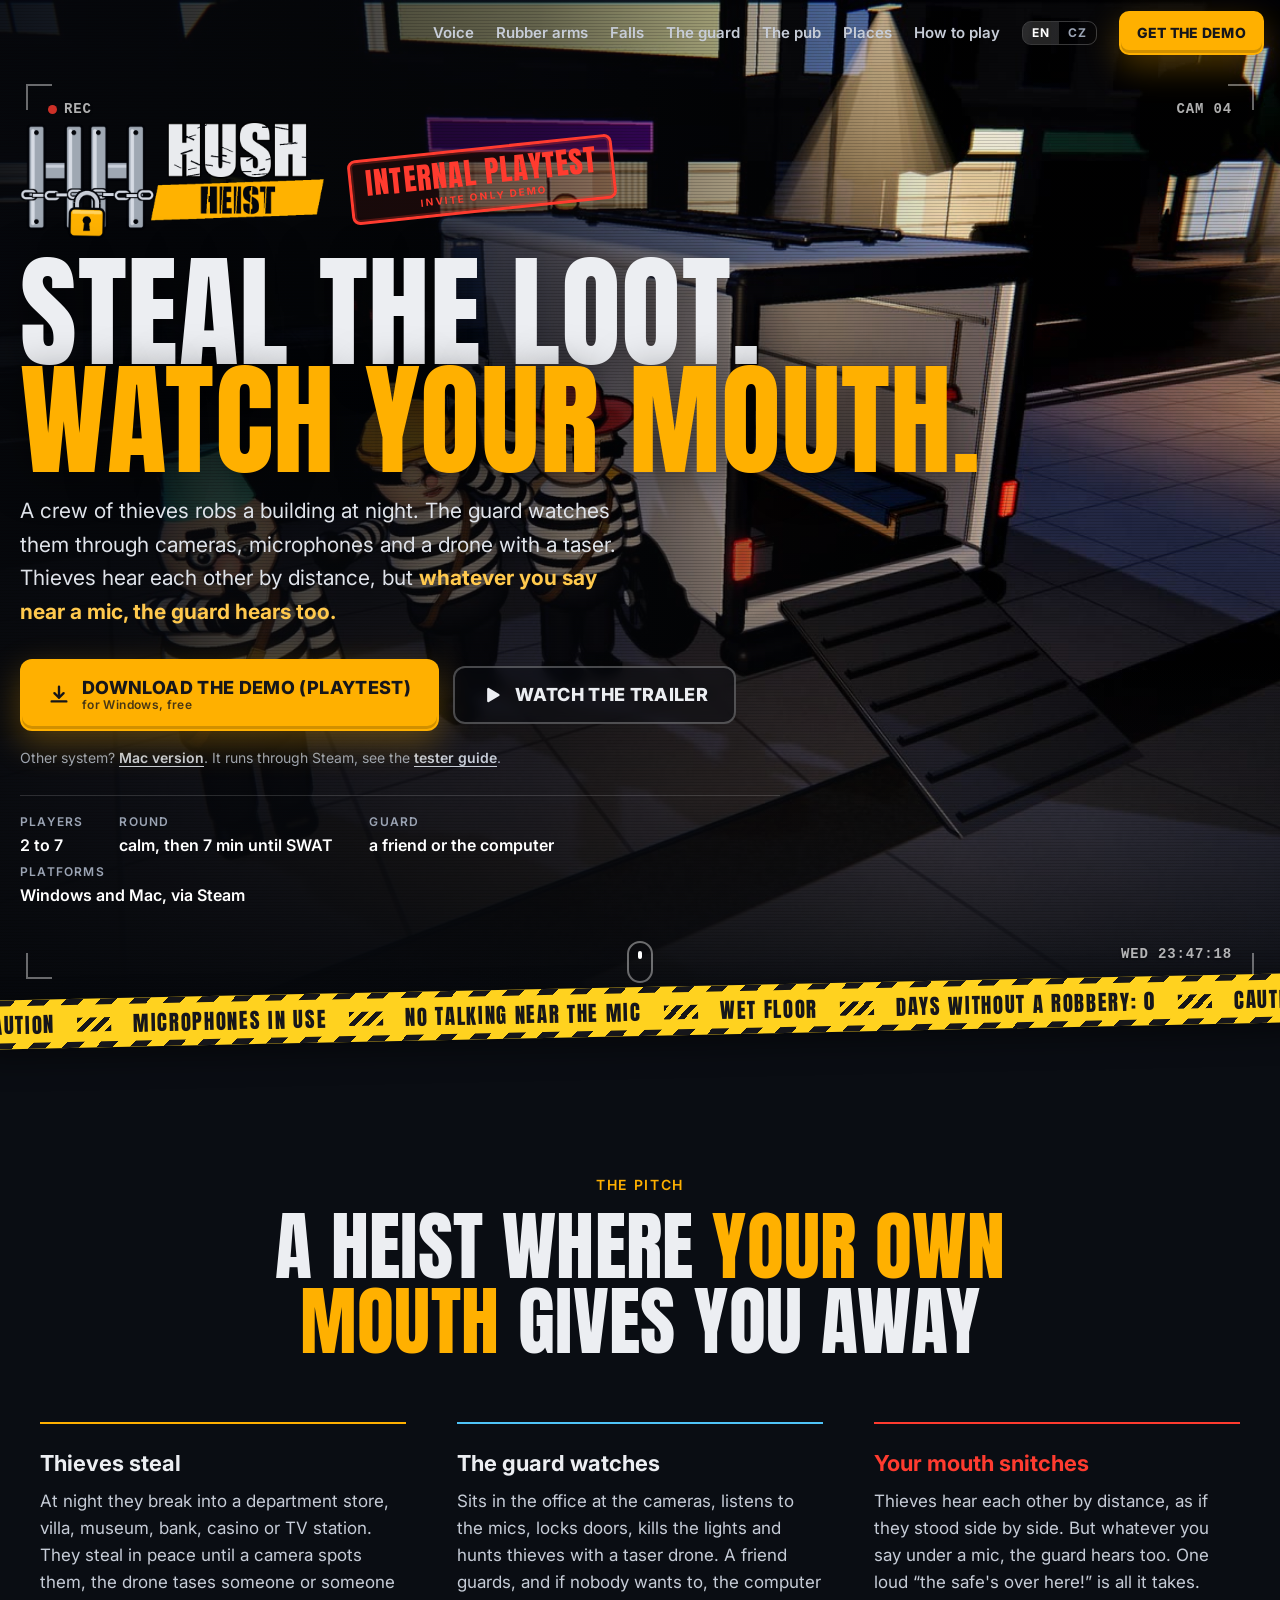
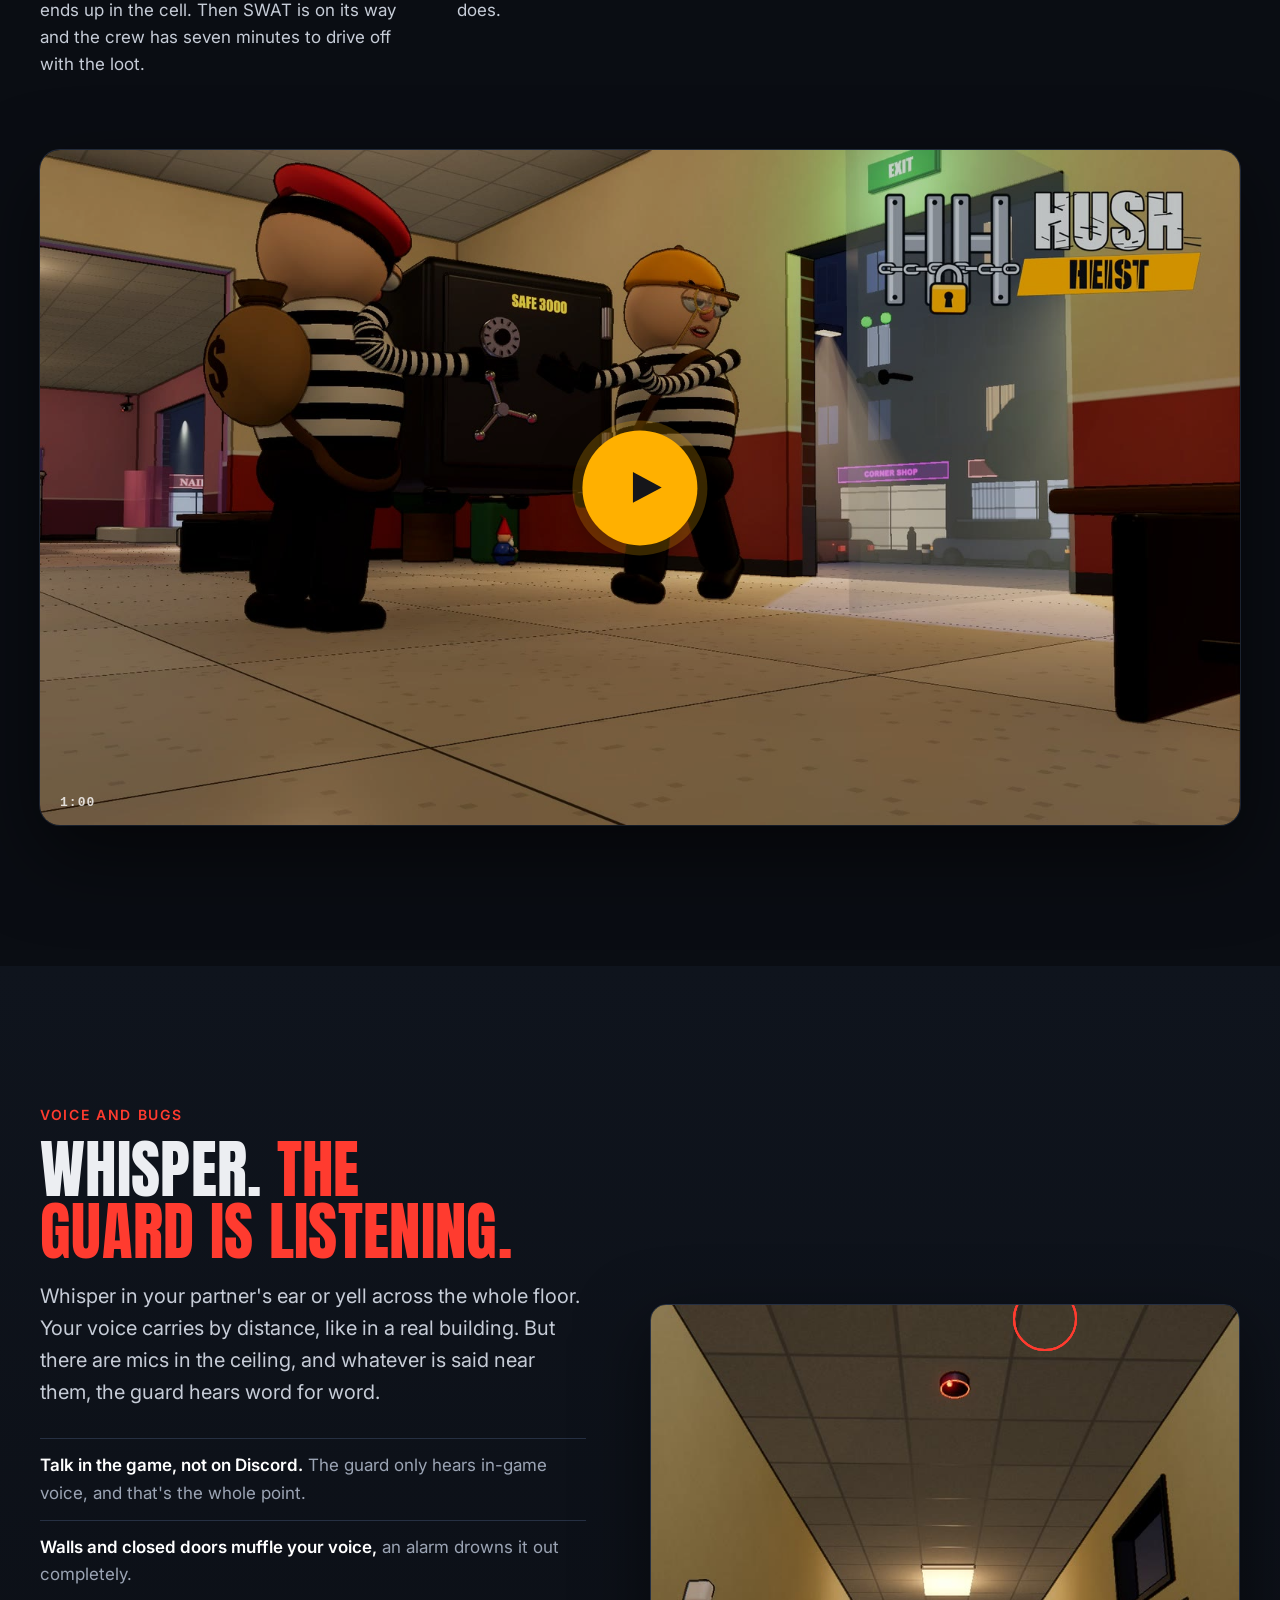
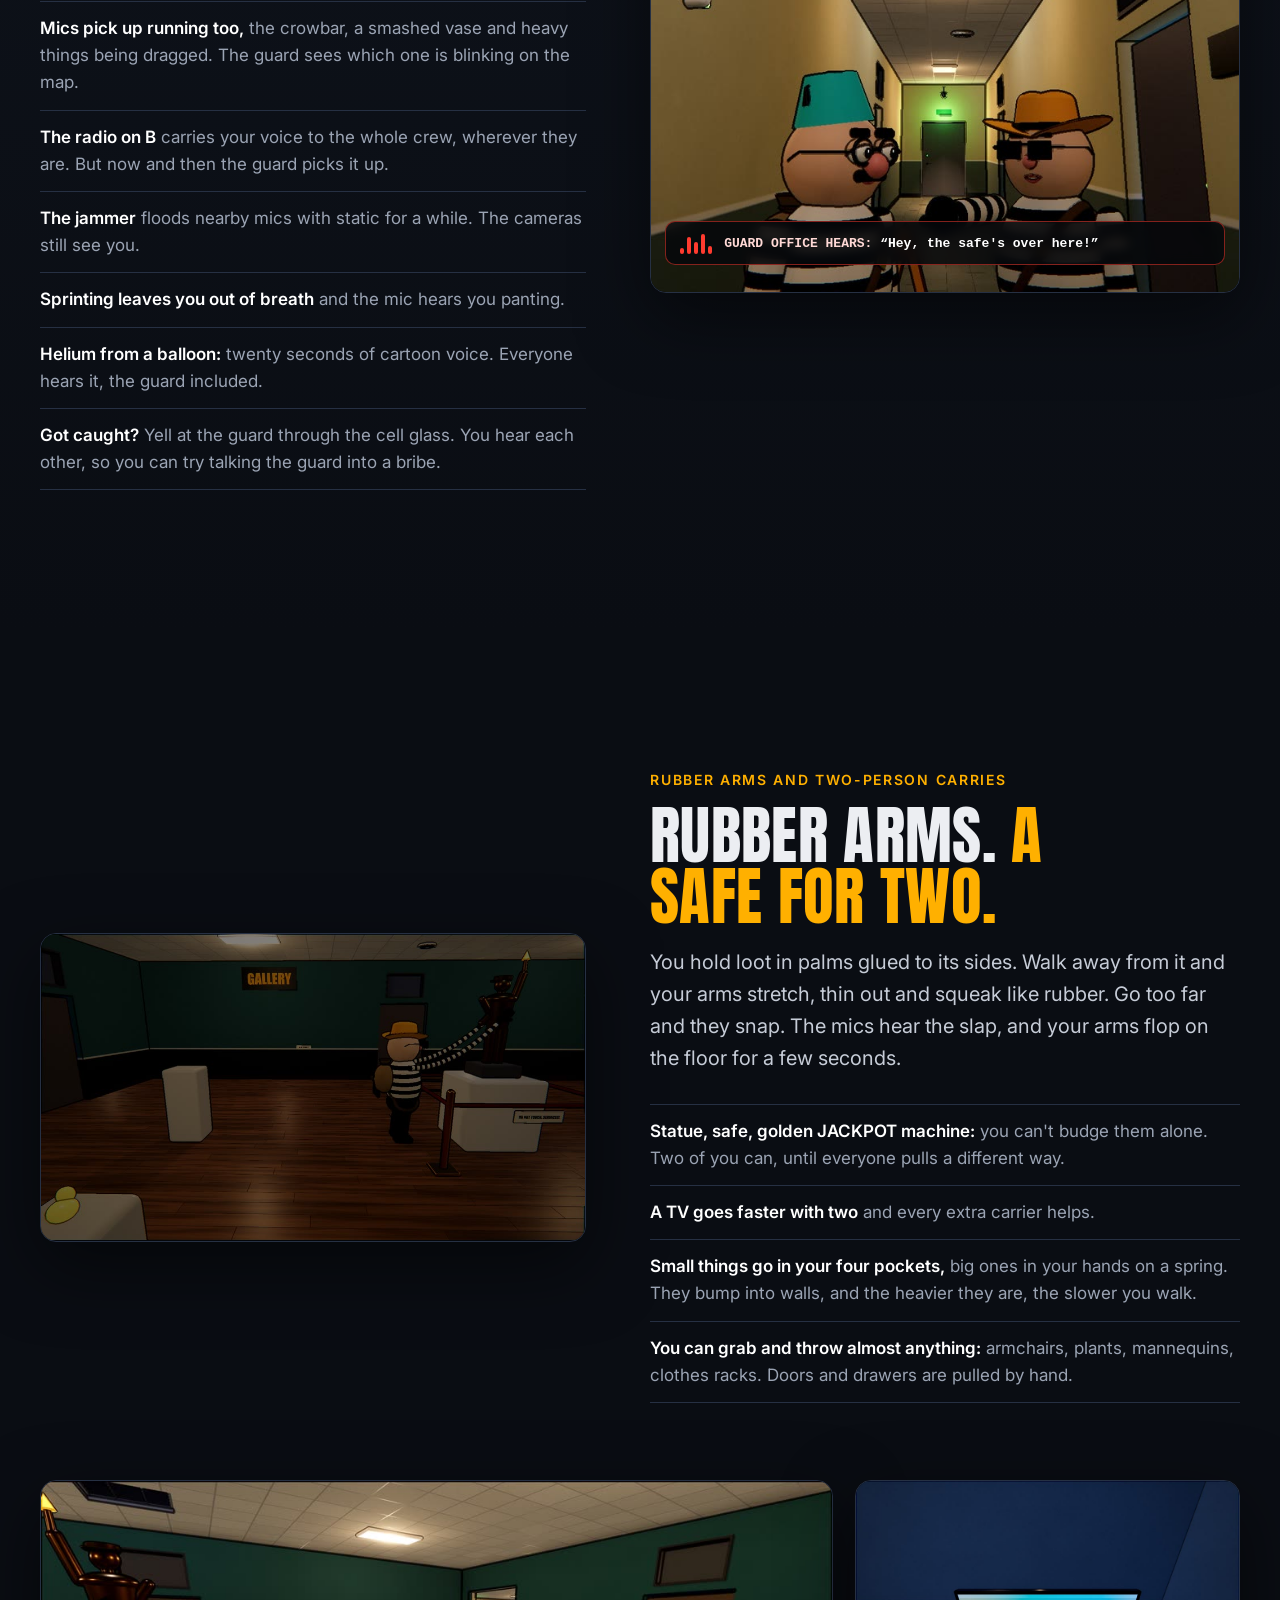
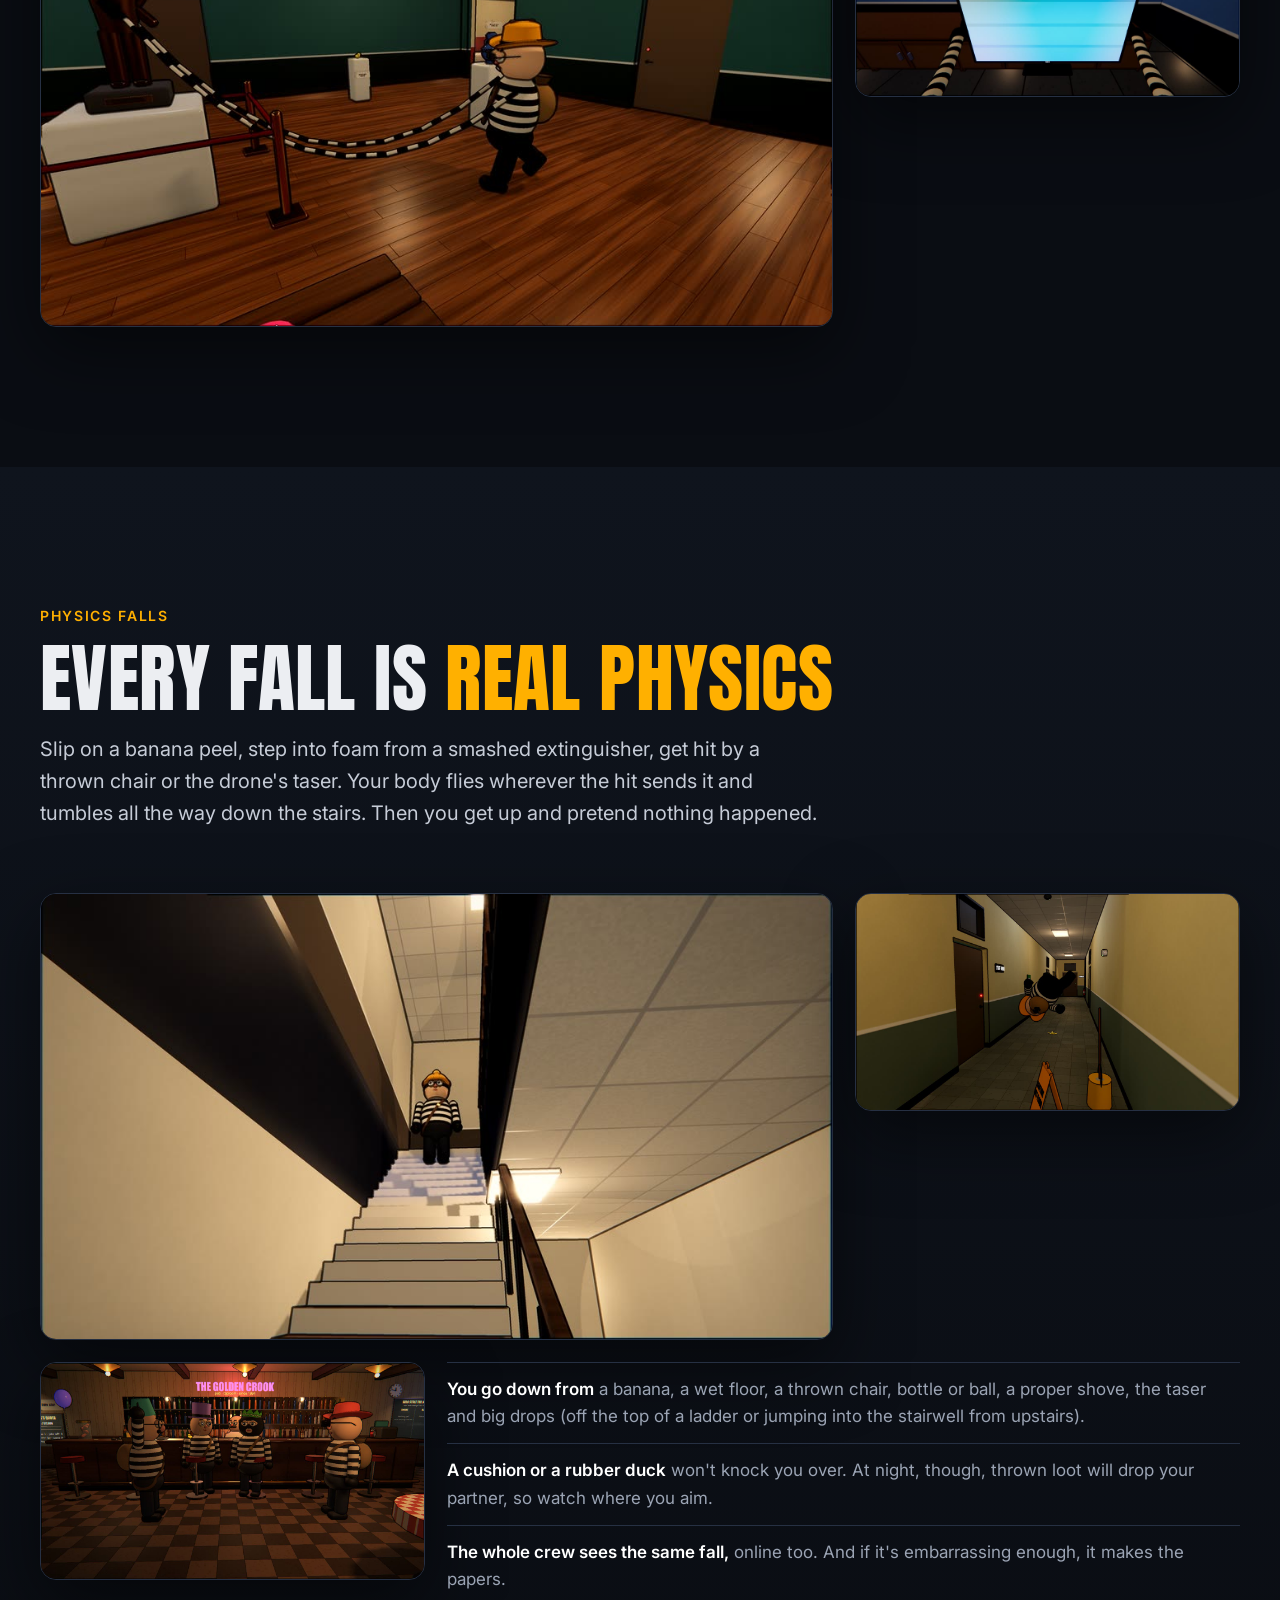
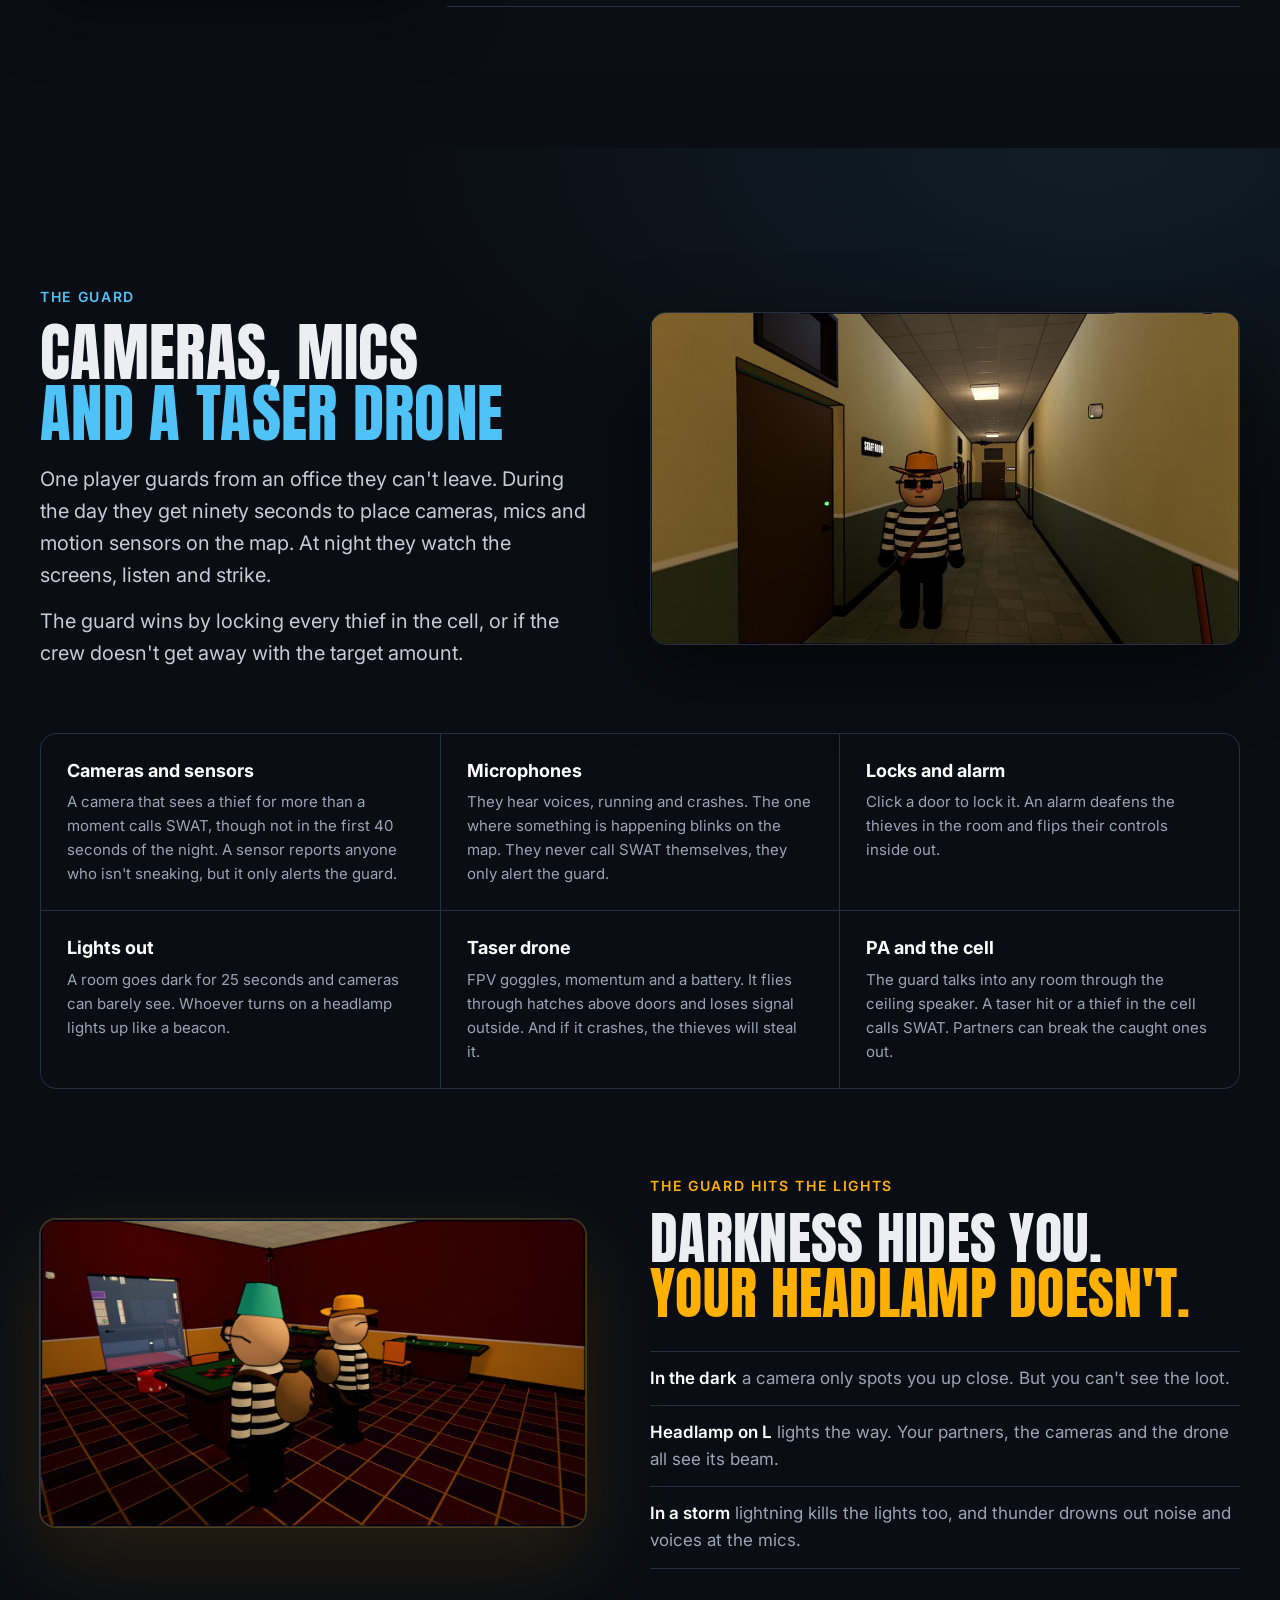
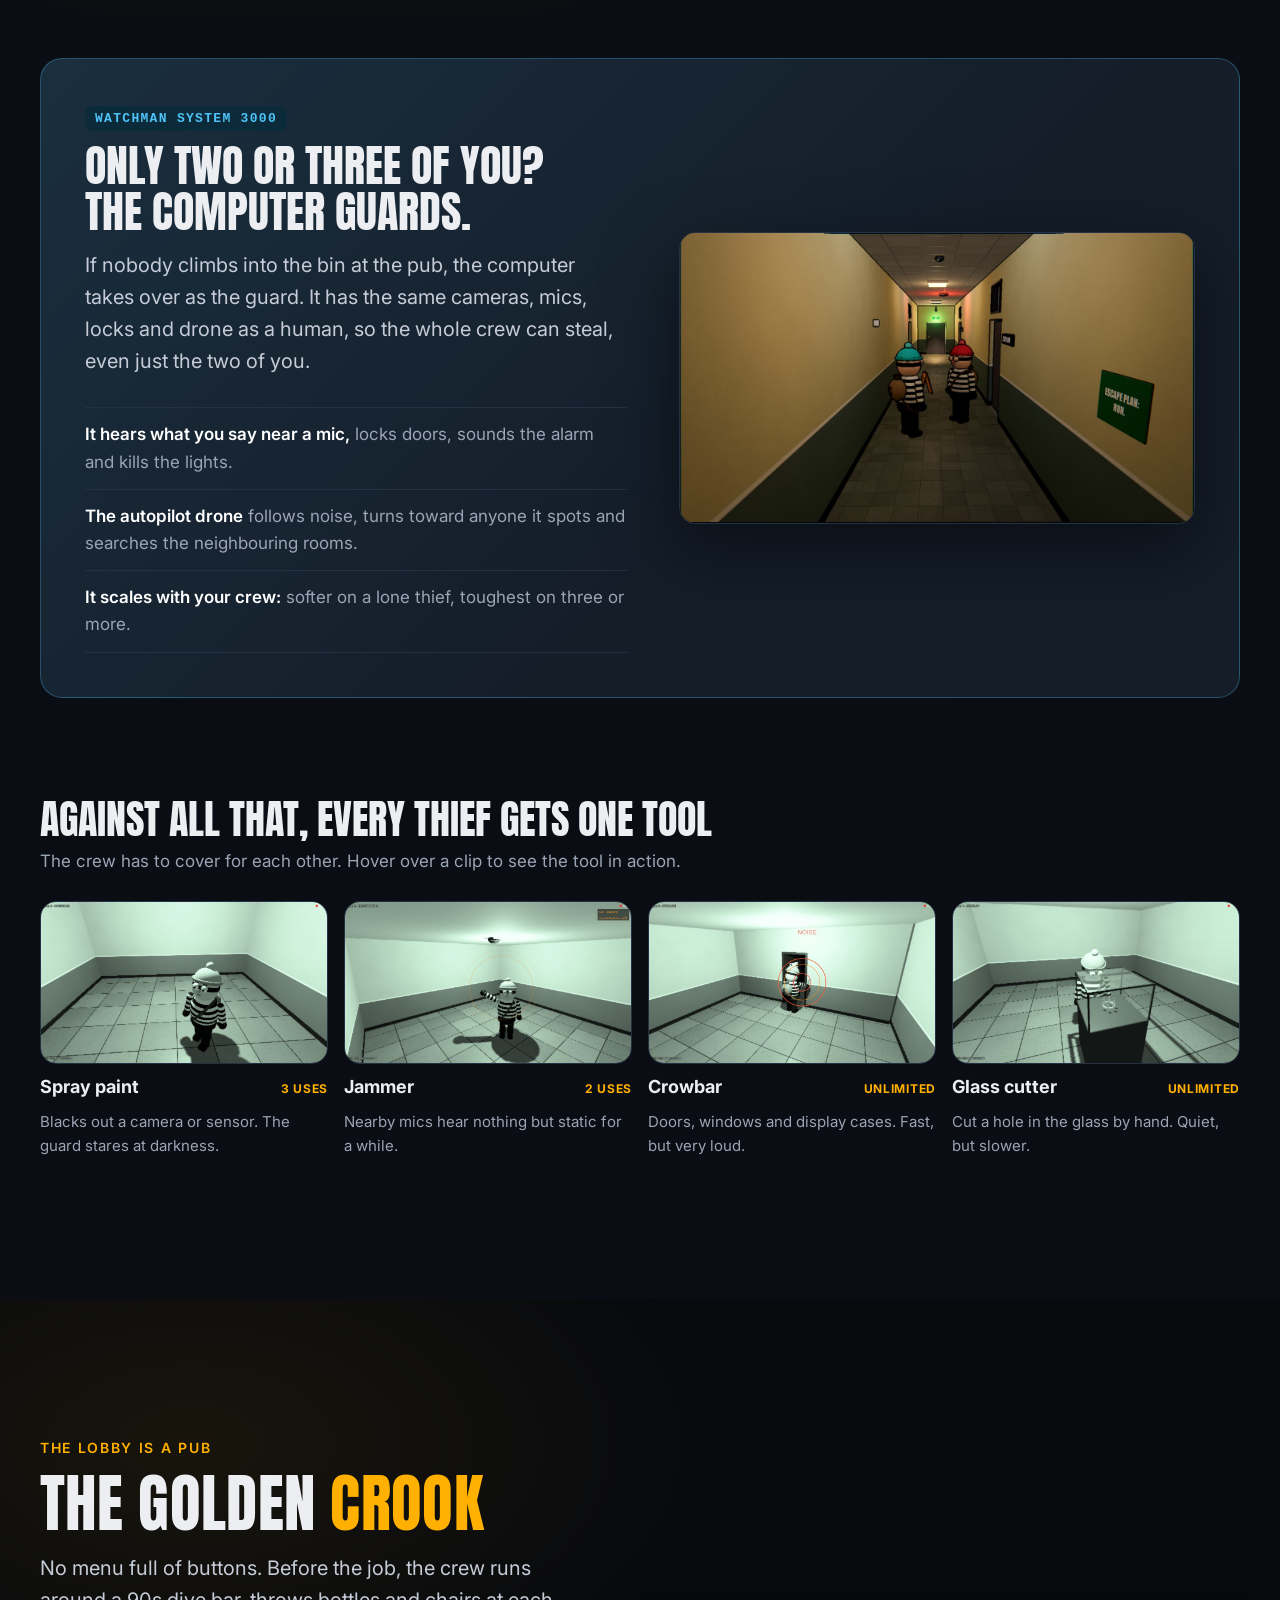
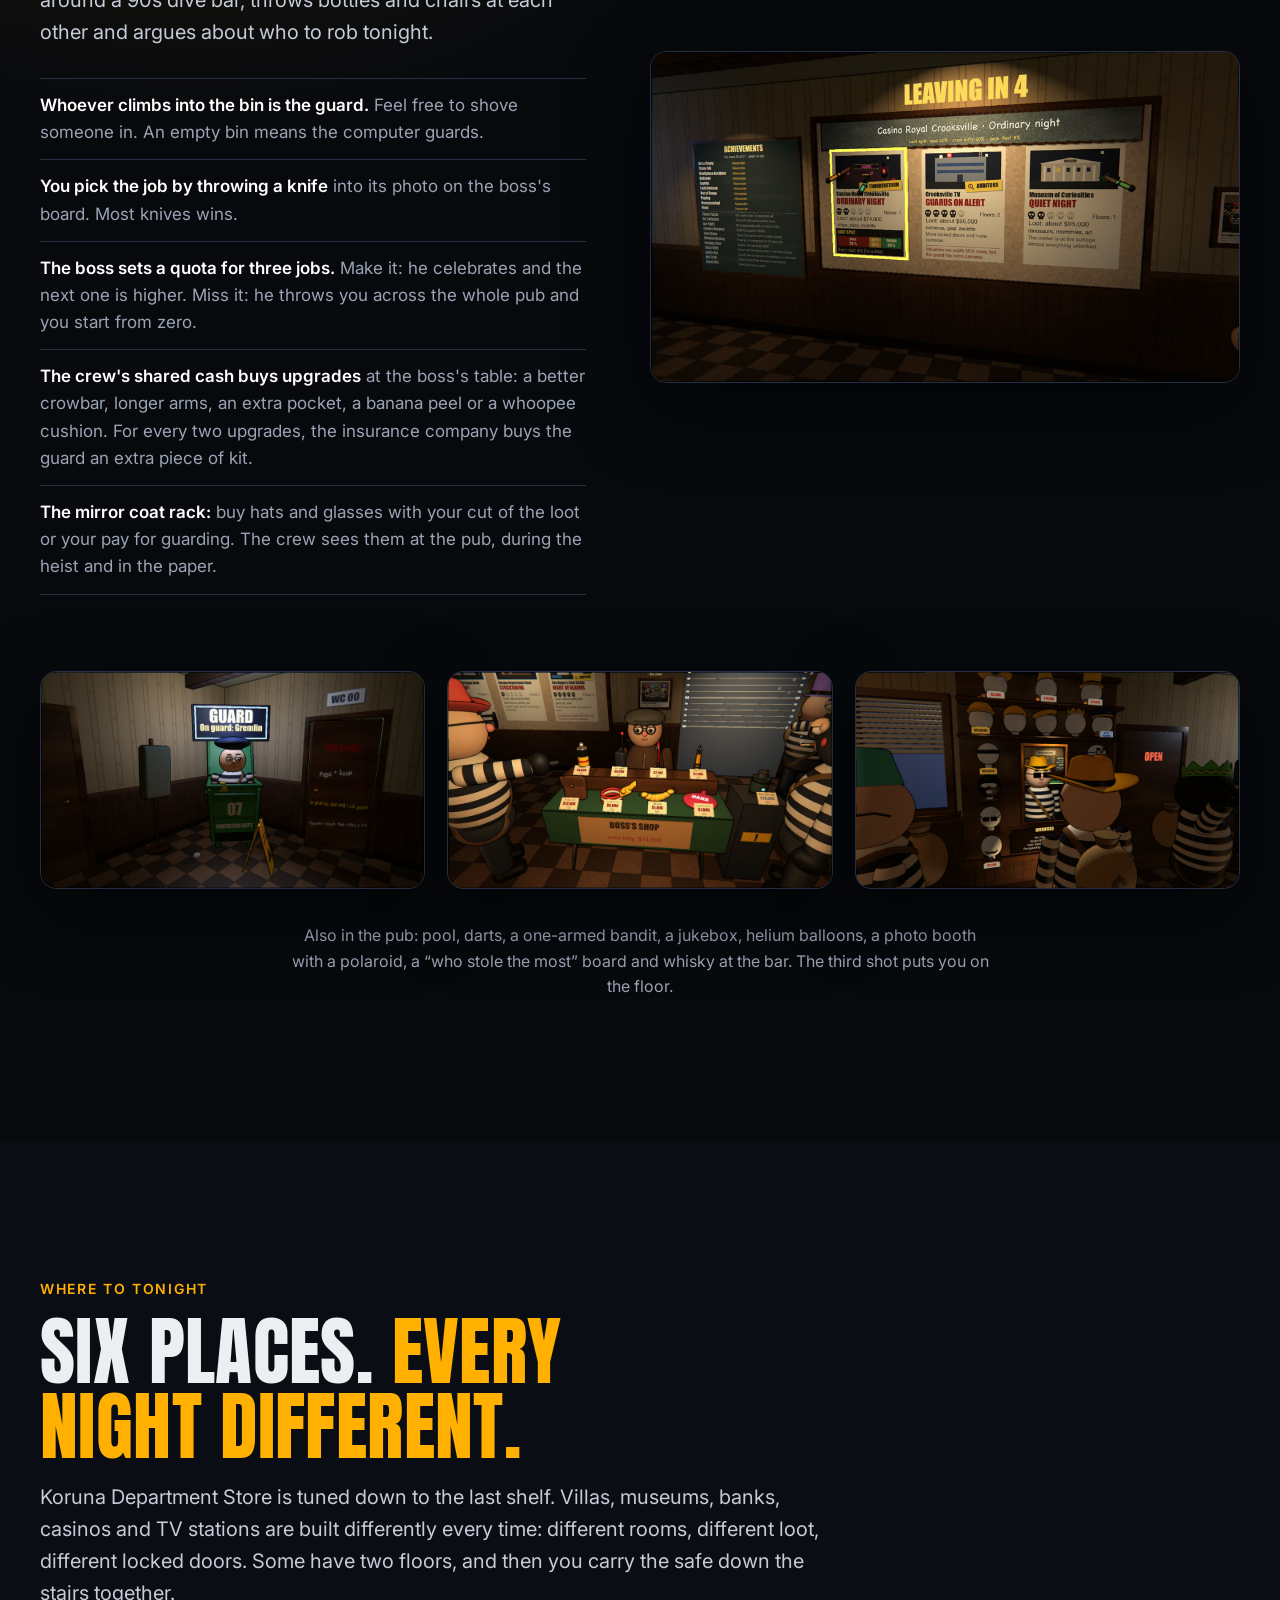
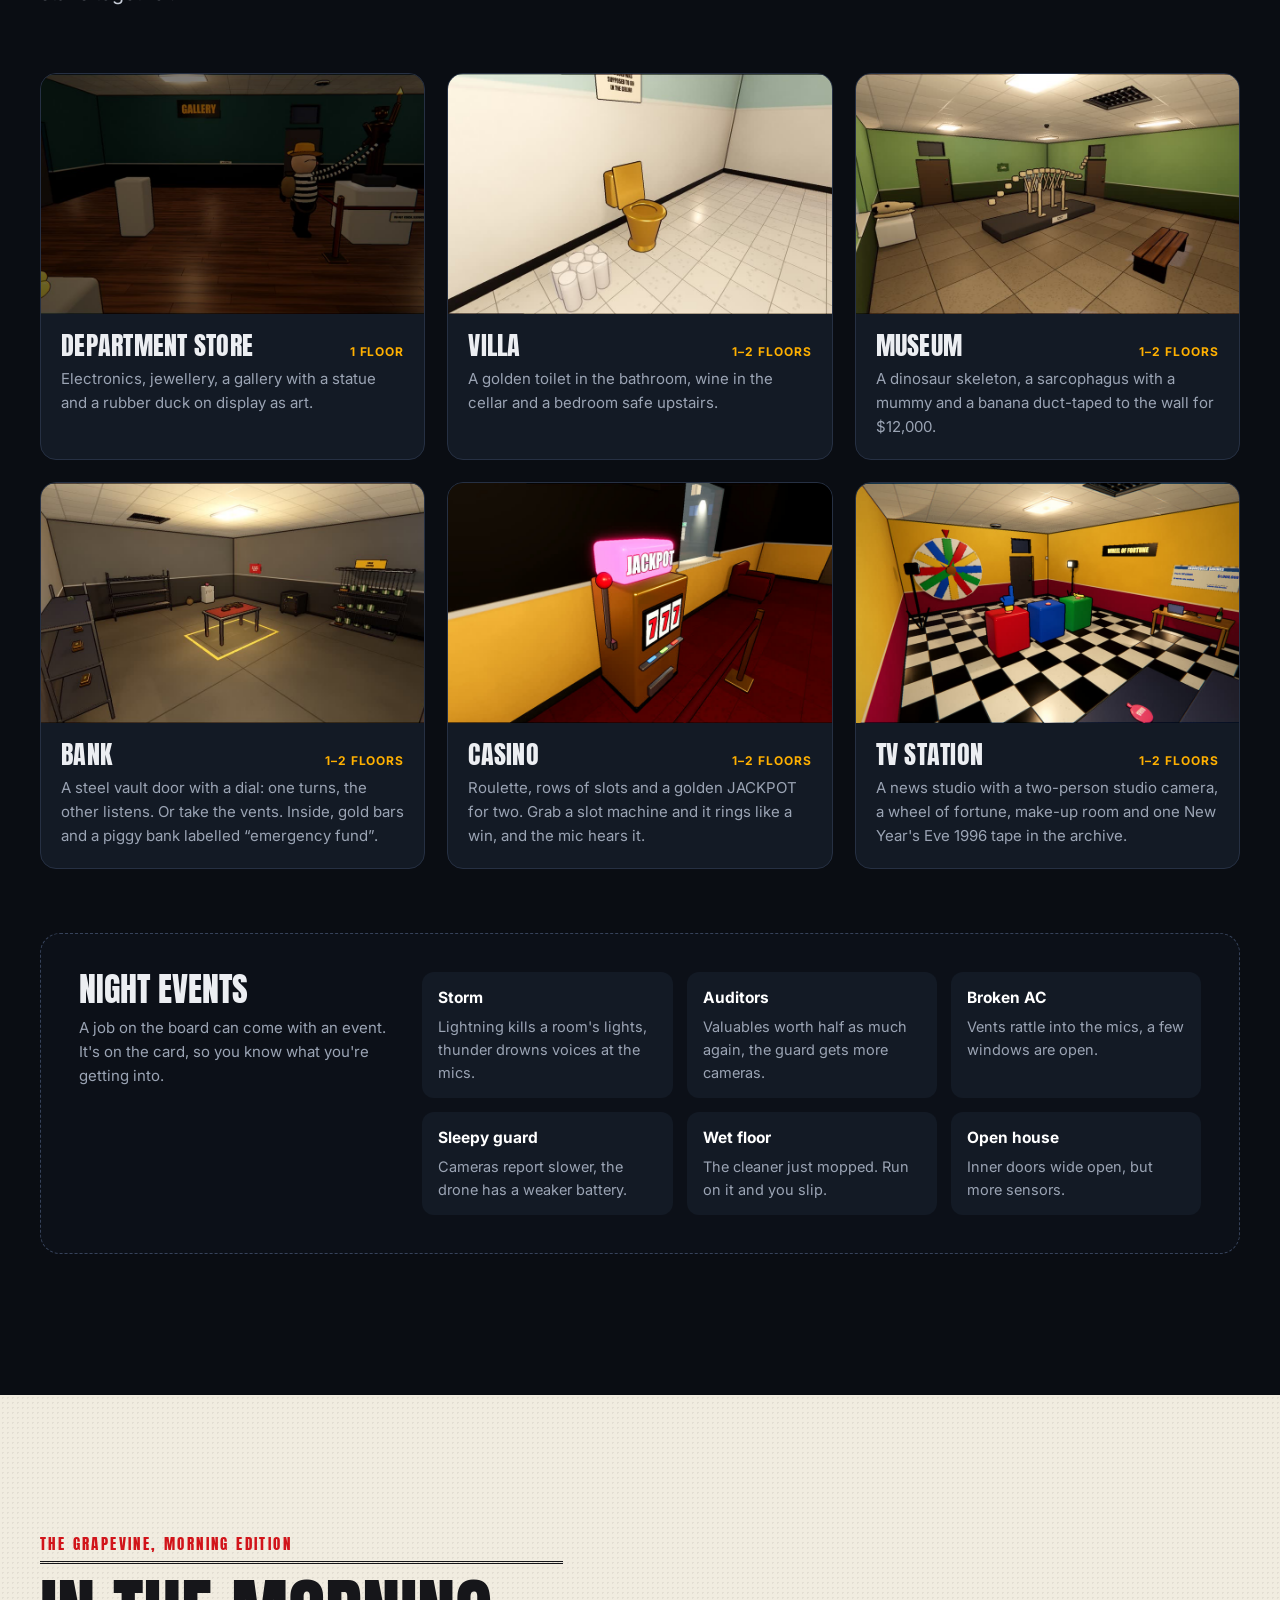
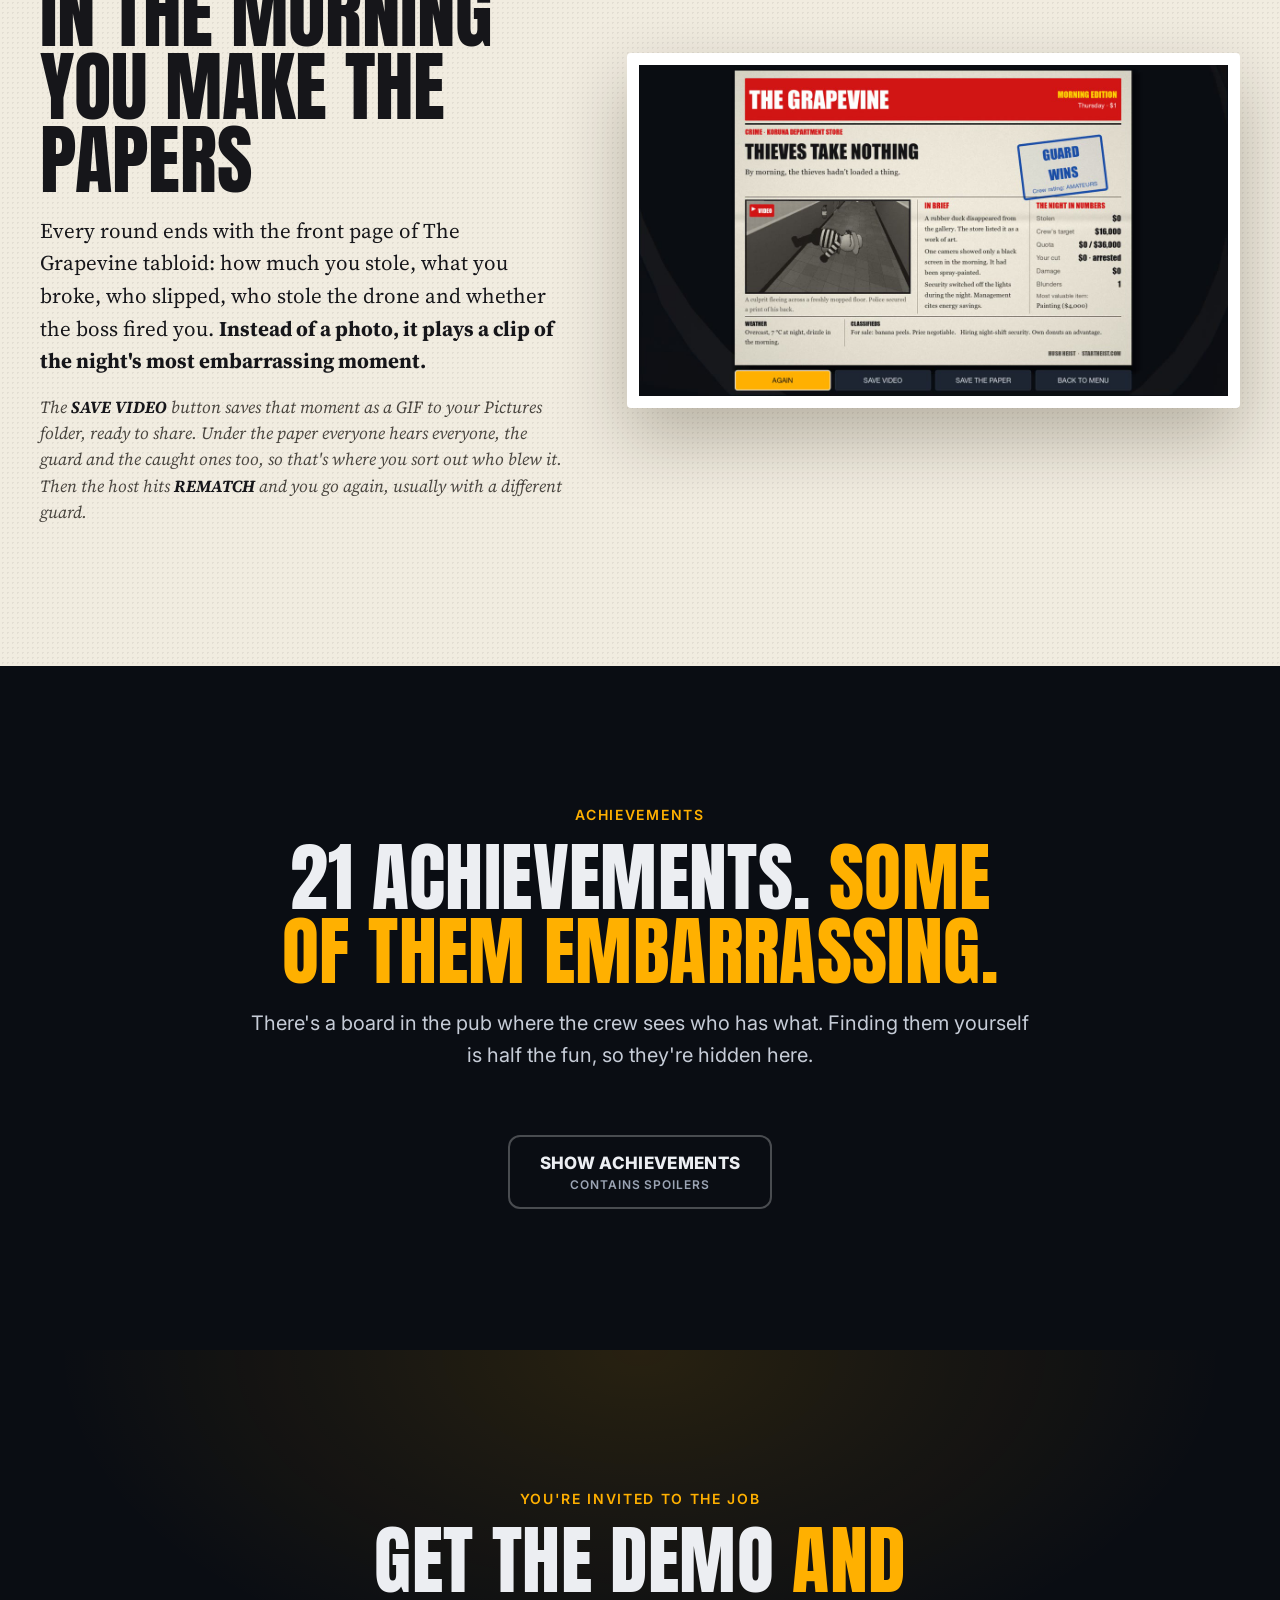
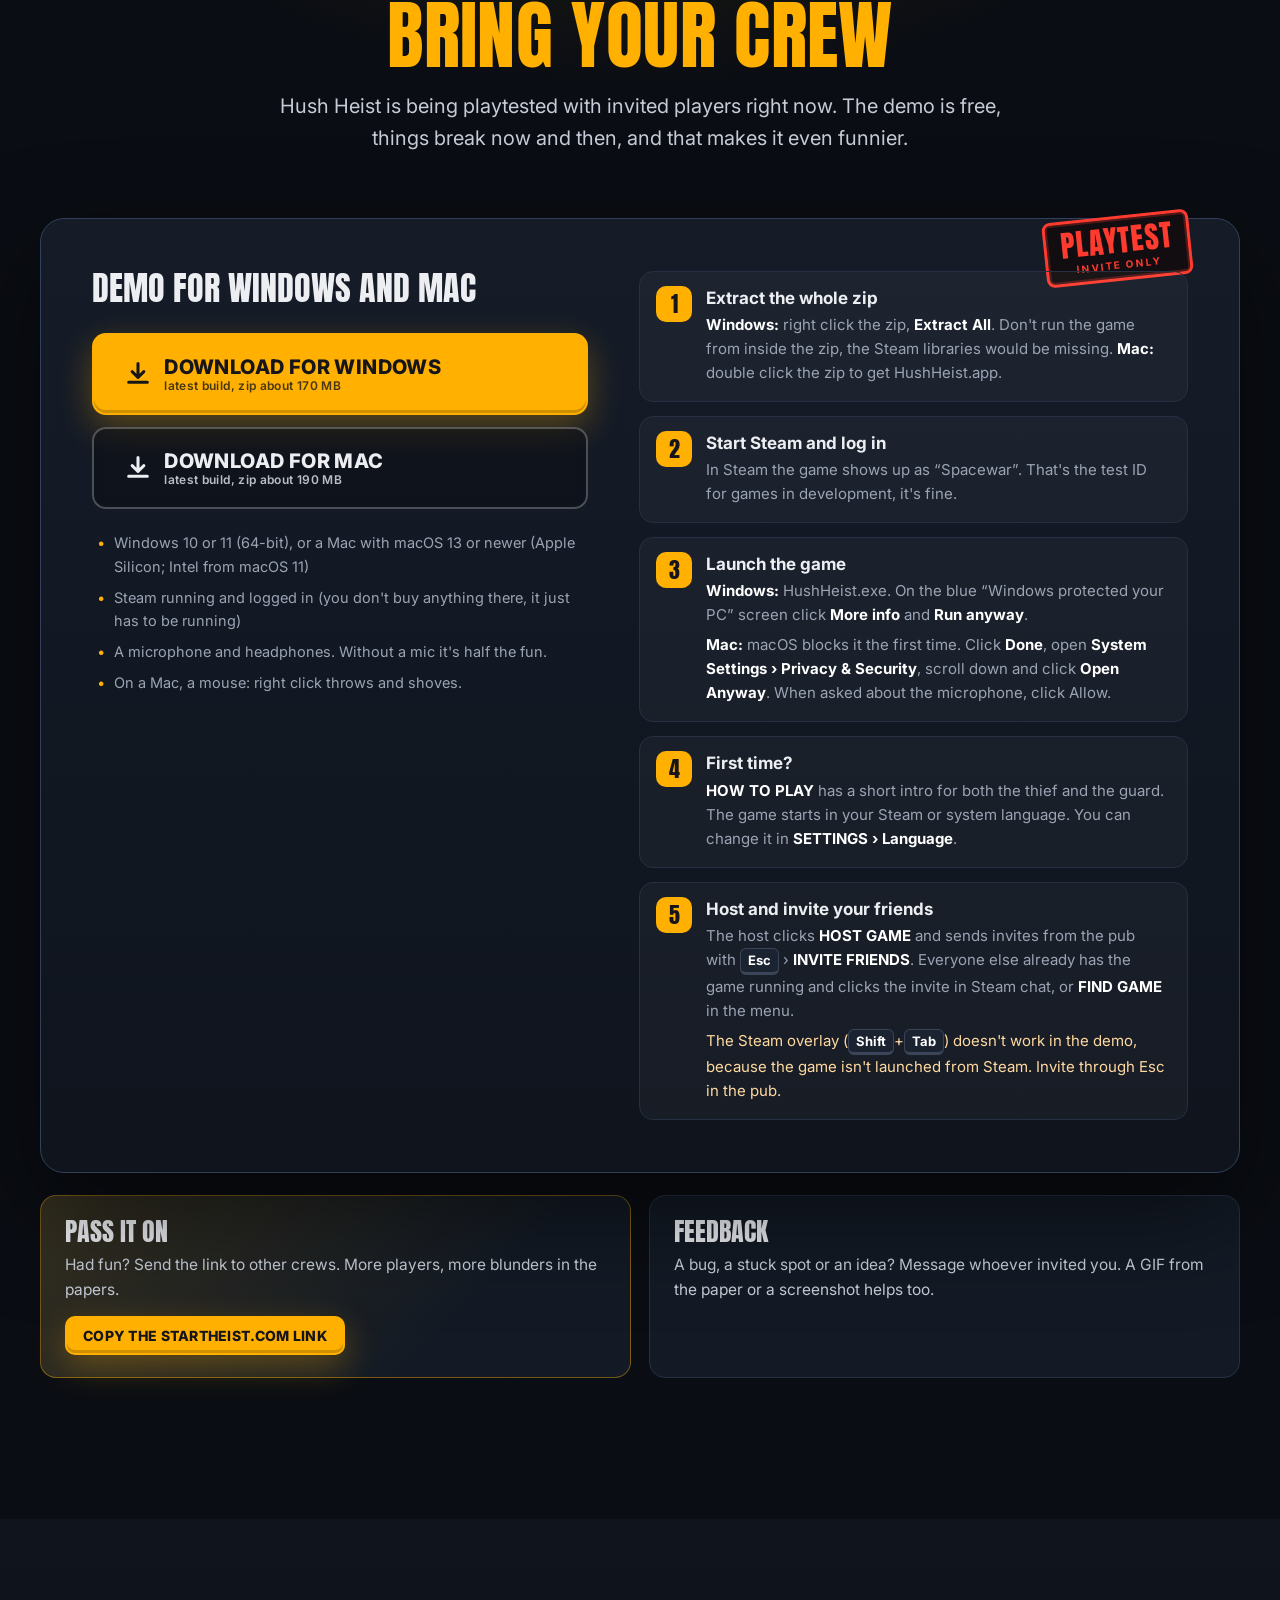
<file: en/index.html>
<!doctype html>
<html lang="en">
<head>
	<meta charset="utf-8">
	<meta name="viewport" content="width=device-width, initial-scale=1">
	<script src="/config.js"></script>
	<title>Hush Heist: Steal the loot. Watch your mouth.</title>
	<!-- Interní playtest: vyhledávače stránku neindexují (sdílení odkazu funguje). Při přepnutí na coming soon smazat a vrátit Sitemap do robots.txt. -->
	<meta name="robots" content="noindex">
	<meta name="description" content="A heist party game with proximity voice chat for 2–7 players. Thieves rob a building at night while the guard (a friend or the computer) watches them through cameras, microphones and a drone. Whatever you say near a mic, the guard hears too. Internal playtest: demo for Windows and Mac.">
	<meta name="theme-color" content="#0a0d13">
	<link rel="icon" href="/assets/img/icon.svg" type="image/svg+xml">
	<link rel="icon" href="/favicon.ico" sizes="48x48">
	<link rel="apple-touch-icon" href="/assets/img/apple-touch-icon.png">
	<link rel="canonical" href="https://startheist.com/en">
	<link rel="alternate" hreflang="cs" href="https://startheist.com/">
	<link rel="alternate" hreflang="en" href="https://startheist.com/en">
	<link rel="alternate" hreflang="x-default" href="https://startheist.com/en">

	<meta property="og:type" content="website">
	<meta property="og:url" content="https://startheist.com/en">
	<meta property="og:title" content="Hush Heist: Steal the loot. Watch your mouth.">
	<meta property="og:description" content="A heist party game for 2–7 friends with proximity voice: thieves vs. the guard. Sneak in, haul the loot on rubber arms, but every word near a mic goes straight to the guard. Free demo for Windows and Mac.">
	<meta property="og:image" content="https://startheist.com/assets/img/share.jpg?v=cs3">
	<meta property="og:image:width" content="1200">
	<meta property="og:image:height" content="630">
	<meta property="og:locale" content="en_US">
	<meta property="og:locale:alternate" content="cs_CZ">
	<meta name="twitter:card" content="summary_large_image">
	<meta name="twitter:image" content="https://startheist.com/assets/img/share.jpg?v=cs3">
	<meta property="og:site_name" content="Hush Heist">
	<meta property="og:image:alt" content="Three thieves in striped sweaters wave next to their open van at night.">
	<meta name="twitter:title" content="Hush Heist: Steal the loot. Watch your mouth.">
	<meta name="twitter:description" content="A heist party game for 2–7 friends with proximity voice: thieves vs. the guard. Sneak in, haul the loot on rubber arms, but every word near a mic goes straight to the guard. Free demo for Windows and Mac.">
	<meta name="twitter:image:alt" content="Three thieves in striped sweaters wave next to their open van at night.">
	<script type="application/ld+json">{"@context": "https://schema.org", "@type": "VideoGame", "name": "Hush Heist", "url": "https://startheist.com/en", "inLanguage": "en", "description": "A heist party game for 2–7 friends with proximity voice: thieves vs. the guard. Sneak in, haul the loot on rubber arms, but every word near a mic goes straight to the guard. Free demo for Windows and Mac.", "image": "https://startheist.com/assets/img/share.jpg?v=cs3", "genre": ["Party", "Heist", "Asymmetric multiplayer"], "gamePlatform": ["Windows", "macOS"], "operatingSystem": "Windows, macOS", "applicationCategory": "Game", "playMode": ["MultiPlayer", "CoOp"], "numberOfPlayers": {"@type": "QuantitativeValue", "minValue": 2, "maxValue": 7}}</script>

	<link rel="preconnect" href="https://fonts.googleapis.com">
	<link rel="preconnect" href="https://fonts.gstatic.com" crossorigin>
	<link href="https://fonts.googleapis.com/css2?family=Anton&family=Inter:wght@400;500;600;700;800&family=Source+Serif+4:opsz,wght@8..60,400;8..60,600&display=swap" rel="stylesheet">
	<link rel="preload" as="image" href="/assets/img/hero_en.jpg?v=cs3" media="(min-aspect-ratio: 3/4)">
	<link rel="preload" as="image" href="/assets/img/hero_tall_en.jpg?v=cs3" media="(max-aspect-ratio: 3/4)">
	<link rel="stylesheet" href="/styles.css">
</head>
<body>
	<a class="skip" href="#o-hre">Skip to content</a>

	<header class="nav" id="nav">
		<div class="nav__inner">
			<a class="nav__brand" href="#top" aria-label="Hush Heist, back to top">
				<img src="/assets/img/logo.png" alt="Hush Heist" width="122" height="48">
			</a>
			<nav class="nav__links" id="nav-links" aria-label="Main">
				<a href="#hlas">Voice</a>
				<a href="#ruce">Rubber arms</a>
				<a href="#pady">Falls</a>
				<a href="#ochranka">The guard</a>
				<a href="#hospoda">The pub</a>
				<a href="#mista">Places</a>
				<a href="#stahnout">How to play</a>
			</nav>
			<div class="lang" role="group" aria-label="Language / Jazyk">
				<a href="/en" hreflang="en" aria-current="true" data-lang="en">EN</a>
				<a href="/" hreflang="cs" lang="cs" data-lang="cs">CZ</a>
			</div>
			<a class="btn btn--gold btn--sm nav__cta if-playtest" href="#stahnout">Get the demo</a>
			<a class="btn btn--steam btn--sm nav__cta if-soon" href="#stahnout" data-steam>On Steam</a>
			<button class="nav__toggle" id="nav-toggle" aria-label="Menu" aria-expanded="false" aria-controls="nav-links">
				<span></span><span></span><span></span>
			</button>
		</div>
	</header>

	<main id="top">
		<!-- Hero: gameplay cut styled as security camera footage (portrait on phones) -->
		<section class="hero">
			<div class="hero__media" aria-hidden="true">
				<picture>
					<source media="(max-aspect-ratio: 3/4)" srcset="/assets/img/hero_tall_en.jpg?v=cs3">
					<img src="/assets/img/hero_en.jpg?v=cs3" alt="" width="1600" height="900" fetchpriority="high">
				</picture>
				<video class="hero__video" muted loop playsinline preload="none" data-wide="/assets/video/hero_en.mp4?v=cs3" data-tall="/assets/video/hero_tall_en.mp4?v=cs3"></video>
				<div class="hero__shade"></div>
				<div class="scanlines"></div>
				<div class="cctv cctv--hero">
					<span class="cctv__rec"><i></i>REC</span>
					<span class="cctv__cam">CAM 04</span>
					<span class="cctv__time" data-clock>WED 23:47:12</span>
					<span class="cctv__corner cctv__corner--tl"></span>
					<span class="cctv__corner cctv__corner--tr"></span>
					<span class="cctv__corner cctv__corner--bl"></span>
					<span class="cctv__corner cctv__corner--br"></span>
				</div>
			</div>
			<div class="hero__content">
				<div class="hero__top">
					<img class="hero__logo" src="/assets/img/logo.png" alt="Hush Heist" width="420" height="164">
					<p class="stamp if-playtest"><b>Internal playtest</b><small>invite only demo</small></p>
					<p class="stamp stamp--soon if-soon"><b>Coming soon to Steam</b><small>wishlist it now</small></p>
				</div>
				<h1 class="hero__title">Steal the loot.<span>Watch your mouth.</span></h1>
				<p class="hero__lead">A crew of thieves robs a building at night. The guard watches them through cameras, microphones and a drone with a taser. Thieves hear each other by distance, but <b>whatever you say near a mic, the guard hears too.</b></p>
				<div class="hero__actions">
					<a class="btn btn--gold btn--lg if-playtest" data-dl href="https://github.com/Matyhead/startheist-web/releases/latest/download/HushHeist-demo.zip">
						<svg viewBox="0 0 24 24" aria-hidden="true"><path d="M12 3v12m0 0l-5-5m5 5l5-5M4 19h16" /></svg>
						<span class="btn__text">Download the demo (playtest)<small data-os-label data-win="for Windows, free" data-mac="for Mac, free">for Windows, free</small></span>
					</a>
					<a class="btn btn--steam btn--lg if-soon" data-steam href="#stahnout">
						<svg viewBox="0 0 24 24" aria-hidden="true"><path d="M12 20.5l-1.2-1.1C6.2 15.3 3.5 12.8 3.5 9.6A4.6 4.6 0 0 1 8.1 5c1.5 0 2.9.7 3.9 1.8A5.1 5.1 0 0 1 15.9 5a4.6 4.6 0 0 1 4.6 4.6c0 3.2-2.7 5.7-7.3 9.8z" /></svg>
						<span class="btn__text">Wishlist on Steam<small>coming soon</small></span>
					</a>
					<button class="btn btn--ghost btn--lg" type="button" data-trailer>
						<svg viewBox="0 0 24 24" aria-hidden="true"><path d="M8 5.5v13l11-6.5z" fill="currentColor" /></svg>
						Watch the trailer
					</button>
				</div>
				<p class="hero__alt if-playtest">Other system? <a data-dl-alt data-win="Windows version" data-mac="Mac version" href="https://github.com/Matyhead/startheist-web/releases/latest/download/HushHeist-mac.zip">Mac version</a>. It runs through Steam, see the <a href="#stahnout">tester guide</a>.</p>
				<p class="hero__alt if-soon">The playtest demo is still available: <a href="#stahnout">Windows and Mac</a></p>
				<p class="hero__phone">It plays on a Windows PC or a Mac. <button class="linkbtn" type="button" data-share>Send yourself the link</button> and grab the demo there.</p>
				<dl class="specs">
					<div><dt>Players</dt><dd>2 to 7</dd></div>
					<div><dt>Round</dt><dd>calm, then 7 min until SWAT</dd></div>
					<div><dt>Guard</dt><dd>a friend or the computer</dd></div>
					<div><dt>Platforms</dt><dd>Windows and Mac, via Steam</dd></div>
				</dl>
			</div>
			<a class="hero__scroll" href="#o-hre" aria-label="Scroll down to the pitch"><span></span></a>
		</section>

		<div class="tape" aria-hidden="true">
			<div class="tape__track">
				<span>CAUTION<i></i>MICROPHONES IN USE<i></i>NO TALKING NEAR THE MIC<i></i>WET FLOOR<i></i>DAYS WITHOUT A ROBBERY: 0<i></i>CAUTION<i></i>MICROPHONES IN USE<i></i>NO TALKING NEAR THE MIC<i></i>WET FLOOR<i></i>DAYS WITHOUT A ROBBERY: 0<i></i></span>
				<span>CAUTION<i></i>MICROPHONES IN USE<i></i>NO TALKING NEAR THE MIC<i></i>WET FLOOR<i></i>DAYS WITHOUT A ROBBERY: 0<i></i>CAUTION<i></i>MICROPHONES IN USE<i></i>NO TALKING NEAR THE MIC<i></i>WET FLOOR<i></i>DAYS WITHOUT A ROBBERY: 0<i></i></span>
			</div>
		</div>

		<!-- The pitch: three sentences and the trailer -->
		<section class="section" id="o-hre">
			<div class="wrap">
				<div class="section__head section__head--center reveal">
					<p class="eyebrow">The pitch</p>
					<h2 class="h2">A heist where <em>your own mouth</em> gives you away</h2>
				</div>
				<div class="trio">
					<article class="trio__card trio__card--gold reveal">
						<h3>Thieves steal</h3>
						<p>At night they break into a department store, villa, museum, bank, casino or TV station. They steal in peace until a camera spots them, the drone tases someone or someone ends up in the cell. Then SWAT is on its way and the crew has seven minutes to drive off with the loot.</p>
					</article>
					<article class="trio__card trio__card--blue reveal">
						<h3>The guard watches</h3>
						<p>Sits in the office at the cameras, listens to the mics, locks doors, kills the lights and hunts thieves with a taser drone. A friend guards, and if nobody wants to, the computer does.</p>
					</article>
					<article class="trio__card trio__card--red reveal">
						<h3>Your mouth snitches</h3>
						<p>Thieves hear each other by distance, as if they stood side by side. But whatever you say under a mic, the guard hears too. One loud “the safe's over here!” is all it takes.</p>
					</article>
				</div>
				<button class="trailer-card reveal" type="button" data-trailer aria-label="Play the Hush Heist trailer (60 seconds, with sound)">
					<img src="/assets/img/trailer.jpg?v=4" alt="" loading="lazy" width="1600" height="900">
					<span class="trailer-card__play"><i><svg viewBox="0 0 24 24" aria-hidden="true"><path d="M6 4l15 8-15 8z" /></svg></i></span>
					<span class="trailer-card__meta">1:00</span>
				</button>
			</div>
		</section>

		<!-- Voice and eavesdropping -->
		<section class="section section--panel" id="hlas">
			<div class="wrap">
				<div class="feature">
					<div class="reveal">
						<p class="eyebrow eyebrow--red">Voice and bugs</p>
						<h2 class="h2">Whisper. <em class="red">The guard is listening.</em></h2>
						<p class="lead">Whisper in your partner's ear or yell across the whole floor. Your voice carries by distance, like in a real building. But there are mics in the ceiling, and whatever is said near them, the guard hears word for word.</p>
						<ul class="points points--red">
							<li><b>Talk in the game, not on Discord.</b> The guard only hears in-game voice, and that's the whole point.</li>
							<li><b>Walls and closed doors muffle your voice,</b> an alarm drowns it out completely.</li>
							<li><b>Mics pick up running too,</b> the crowbar, a smashed vase and heavy things being dragged. The guard sees which one is blinking on the map.</li>
							<li><b>The radio on B</b> carries your voice to the whole crew, wherever they are. But now and then the guard picks it up.</li>
							<li><b>The jammer</b> floods nearby mics with static for a while. The cameras still see you.</li>
							<li><b>Sprinting leaves you out of breath</b> and the mic hears you panting.</li>
							<li><b>Helium from a balloon:</b> twenty seconds of cartoon voice. Everyone hears it, the guard included.</li>
							<li><b>Got caught?</b> Yell at the guard through the cell glass. You hear each other, so you can try talking the guard into a bribe.</li>
						</ul>
					</div>
					<figure class="ev reveal">
						<div class="ev__frame ev__frame--square">
							<video data-src="/assets/video/talk.mp4?v=cs4" muted loop playsinline preload="none" data-poster="/assets/img/talk.jpg?v=cs4" aria-label="Two thieves talk in a corridor right under a ceiling microphone; its light glows red while they talk"></video>
							<span class="mic" aria-hidden="true"><i></i><i></i><i></i></span>
							<p class="heard" aria-hidden="true"><span class="heard__bars"><i></i><i></i><i></i><i></i><i></i></span><span class="heard__text">GUARD OFFICE HEARS: <b>“Hey, the safe's over here!”</b></span></p>
						</div>
					</figure>
				</div>
			</div>
		</section>

		<!-- Rubber arms and carrying in pairs -->
		<section class="section" id="ruce">
			<div class="wrap">
				<div class="feature feature--flip">
					<div class="reveal">
						<p class="eyebrow">Rubber arms and two-person carries</p>
						<h2 class="h2">Rubber arms. <em>A safe for two.</em></h2>
						<p class="lead">You hold loot in palms glued to its sides. Walk away from it and your arms stretch, thin out and squeak like rubber. Go too far and they snap. The mics hear the slap, and your arms flop on the floor for a few seconds.</p>
						<ul class="points">
							<li><b>Statue, safe, golden JACKPOT machine:</b> you can't budge them alone. Two of you can, until everyone pulls a different way.</li>
							<li><b>A TV goes faster with two</b> and every extra carrier helps.</li>
							<li><b>Small things go in your four pockets,</b> big ones in your hands on a spring. They bump into walls, and the heavier they are, the slower you walk.</li>
							<li><b>You can grab and throw almost anything:</b> armchairs, plants, mannequins, clothes racks. Doors and drawers are pulled by hand.</li>
						</ul>
					</div>
					<figure class="ev reveal">
						<div class="ev__frame">
							<video data-src="/assets/video/stretch_en.mp4?v=cs3" muted loop playsinline preload="none" data-poster="/assets/img/stretch_en.jpg?v=cs3" aria-label="A thief pulls a bronze statue alone and his arms stretch"></video>
						</div>
					</figure>
				</div>
				<div class="bento">
					<figure class="ev ev--wide reveal">
						<div class="ev__frame">
							<video data-src="/assets/video/museum.mp4" muted loop playsinline preload="none" data-poster="/assets/img/museum.jpg" aria-label="A thief walks away from a statue in a museum and his rubber arms stretch across the hall"></video>
						</div>
					</figure>
					<figure class="ev reveal">
						<div class="ev__frame">
							<video data-src="/assets/video/carry.mp4?v=cs3" muted loop playsinline preload="none" data-poster="/assets/img/carry.jpg?v=cs3" aria-label="First-person view of a thief carrying a TV in rubber arms"></video>
						</div>
					</figure>
				</div>
			</div>
		</section>

		<!-- Physics falls -->
		<section class="section section--panel" id="pady">
			<div class="wrap">
				<div class="section__head reveal">
					<p class="eyebrow">Physics falls</p>
					<h2 class="h2">Every fall is <em>real physics</em></h2>
					<p class="lead">Slip on a banana peel, step into foam from a smashed extinguisher, get hit by a thrown chair or the drone's taser. Your body flies wherever the hit sends it and tumbles all the way down the stairs. Then you get up and pretend nothing happened.</p>
				</div>
				<div class="bento">
					<figure class="ev ev--wide reveal">
						<div class="ev__frame">
							<video data-src="/assets/video/stairs.mp4?v=cs3" muted loop playsinline preload="none" data-poster="/assets/img/stairs.jpg?v=cs3" aria-label="A thief ragdolls down the stairs"></video>
						</div>
					</figure>
					<figure class="ev reveal">
						<div class="ev__frame">
							<video data-src="/assets/video/slip.mp4?v=k3" muted loop playsinline preload="none" data-poster="/assets/img/slip.jpg?v=k3" aria-label="A thief slips on a banana peel and bounces off a bucket"></video>
						</div>
					</figure>
					<figure class="ev reveal">
						<div class="ev__frame">
							<video data-src="/assets/video/knock_en.mp4?v=cs3" muted loop playsinline preload="none" data-poster="/assets/img/knock_en.jpg?v=cs3" aria-label="A thief throws a chair across the pub and knocks a friend down"></video>
						</div>
					</figure>
					<div class="ev ev--wide reveal">
						<ul class="points points--red" style="margin:0">
							<li><b>You go down from</b> a banana, a wet floor, a thrown chair, bottle or ball, a proper shove, the taser and big drops (off the top of a ladder or jumping into the stairwell from upstairs).</li>
							<li><b>A cushion or a rubber duck</b> won't knock you over. At night, though, thrown loot will drop your partner, so watch where you aim.</li>
							<li><b>The whole crew sees the same fall,</b> online too. And if it's embarrassing enough, it makes the papers.</li>
						</ul>
					</div>
				</div>
			</div>
		</section>

		<!-- The guard -->
		<section class="section section--blue" id="ochranka">
			<div class="wrap">
				<div class="feature">
					<div class="reveal">
						<p class="eyebrow eyebrow--blue">The guard</p>
						<h2 class="h2">Cameras, mics <em class="blue">and a taser drone</em></h2>
						<p class="lead">One player guards from an office they can't leave. During the day they get ninety seconds to place cameras, mics and motion sensors on the map. At night they watch the screens, listen and strike.</p>
						<p class="lead" style="margin-top:14px">The guard wins by locking every thief in the cell, or if the crew doesn't get away with the target amount.</p>
					</div>
					<figure class="ev reveal">
						<div class="ev__frame">
							<video data-src="/assets/video/stun.mp4" muted loop playsinline preload="none" data-poster="/assets/img/stun.jpg" aria-label="The guard's drone flies down a corridor and tasers a thief"></video>
						</div>
					</figure>
				</div>
				<div class="kit">
					<article class="kit__item reveal">
						<h3>Cameras and sensors</h3>
						<p>A camera that sees a thief for more than a moment calls SWAT, though not in the first 40 seconds of the night. A sensor reports anyone who isn't sneaking, but it only alerts the guard.</p>
					</article>
					<article class="kit__item reveal">
						<h3>Microphones</h3>
						<p>They hear voices, running and crashes. The one where something is happening blinks on the map. They never call SWAT themselves, they only alert the guard.</p>
					</article>
					<article class="kit__item reveal">
						<h3>Locks and alarm</h3>
						<p>Click a door to lock it. An alarm deafens the thieves in the room and flips their controls inside out.</p>
					</article>
					<article class="kit__item reveal">
						<h3>Lights out</h3>
						<p>A room goes dark for 25 seconds and cameras can barely see. Whoever turns on a headlamp lights up like a beacon.</p>
					</article>
					<article class="kit__item reveal">
						<h3>Taser drone</h3>
						<p>FPV goggles, momentum and a battery. It flies through hatches above doors and loses signal outside. And if it crashes, the thieves will steal it.</p>
					</article>
					<article class="kit__item reveal">
						<h3>PA and the cell</h3>
						<p>The guard talks into any room through the ceiling speaker. A taser hit or a thief in the cell calls SWAT. Partners can break the caught ones out.</p>
					</article>
				</div>

				<div class="feature feature--flip" style="margin-top:clamp(56px,7vw,96px)">
					<div class="reveal">
						<p class="eyebrow">The guard hits the lights</p>
						<h3 class="h2" style="font-size:clamp(34px,4.4vw,56px)">Darkness hides you. <em>Your headlamp doesn't.</em></h3>
						<ul class="points">
							<li><b>In the dark</b> a camera only spots you up close. But you can't see the loot.</li>
							<li><b>Headlamp on L</b> lights the way. Your partners, the cameras and the drone all see its beam.</li>
							<li><b>In a storm</b> lightning kills the lights too, and thunder drowns out noise and voices at the mics.</li>
						</ul>
					</div>
					<figure class="ev reveal">
						<div class="ev__frame ev__frame--glow">
							<video data-src="/assets/video/dark.mp4?v=cs3" muted loop playsinline preload="none" data-poster="/assets/img/dark.jpg?v=cs3" aria-label="The guard turns off the lights in the casino hall and two thieves switch on their headlamps"></video>
						</div>
					</figure>
				</div>

				<div class="robot reveal">
					<div>
						<p class="robot__name">WATCHMAN SYSTEM 3000</p>
						<h3>Only two or three of you? The computer guards.</h3>
						<p class="lead">If nobody climbs into the bin at the pub, the computer takes over as the guard. It has the same cameras, mics, locks and drone as a human, so the whole crew can steal, even just the two of you.</p>
						<ul class="points points--blue">
							<li><b>It hears what you say near a mic,</b> locks doors, sounds the alarm and kills the lights.</li>
							<li><b>The autopilot drone</b> follows noise, turns toward anyone it spots and searches the neighbouring rooms.</li>
							<li><b>It scales with your crew:</b> softer on a lone thief, toughest on three or more.</li>
						</ul>
					</div>
					<figure class="ev">
						<div class="ev__frame">
							<video data-src="/assets/video/auto_drone_en.mp4?v=cs3" muted loop playsinline preload="none" data-poster="/assets/img/auto_drone_en.jpg?v=cs3" aria-label="The computer guard's drone flies down a corridor and stuns a thief"></video>
						</div>
					</figure>
				</div>

				<h3 class="subhead reveal">Against all that, every thief gets one tool</h3>
				<p class="reveal">The crew has to cover for each other. Hover over a clip to see the tool in action.</p>
				<div class="tools">
					<article class="tool reveal">
						<div class="ev__frame"><video data-src="/assets/video/tool_spray_en.mp4?v=cs3" muted loop playsinline preload="none" data-poster="/assets/img/tool_spray_en.jpg?v=cs3" aria-label="Spray paint covers a camera"></video></div>
						<h3>Spray paint <span>3 uses</span></h3>
						<p>Blacks out a camera or sensor. The guard stares at darkness.</p>
					</article>
					<article class="tool reveal">
						<div class="ev__frame"><video data-src="/assets/video/tool_jammer_en.mp4?v=cs3" muted loop playsinline preload="none" data-poster="/assets/img/tool_jammer_en.jpg?v=cs3" aria-label="A jammer silences a microphone"></video></div>
						<h3>Jammer <span>2 uses</span></h3>
						<p>Nearby mics hear nothing but static for a while.</p>
					</article>
					<article class="tool reveal">
						<div class="ev__frame"><video data-src="/assets/video/tool_crowbar_en.mp4?v=cs3" muted loop playsinline preload="none" data-poster="/assets/img/tool_crowbar_en.jpg?v=cs3" aria-label="A crowbar pries a door open"></video></div>
						<h3>Crowbar <span>unlimited</span></h3>
						<p>Doors, windows and display cases. Fast, but very loud.</p>
					</article>
					<article class="tool reveal">
						<div class="ev__frame"><video data-src="/assets/video/tool_cutter_en.mp4?v=cs3" muted loop playsinline preload="none" data-poster="/assets/img/tool_cutter_en.jpg?v=cs3" aria-label="A glass cutter cuts a display case"></video></div>
						<h3>Glass cutter <span>unlimited</span></h3>
						<p>Cut a hole in the glass by hand. Quiet, but slower.</p>
					</article>
				</div>
			</div>
		</section>

		<!-- The pub as the lobby -->
		<section class="section section--night" id="hospoda">
			<div class="wrap">
				<div class="feature">
					<div class="reveal">
						<p class="eyebrow">The lobby is a pub</p>
						<h2 class="h2">The Golden <em>Crook</em></h2>
						<p class="lead">No menu full of buttons. Before the job, the crew runs around a 90s dive bar, throws bottles and chairs at each other and argues about who to rob tonight.</p>
						<ul class="points">
							<li><b>Whoever climbs into the bin is the guard.</b> Feel free to shove someone in. An empty bin means the computer guards.</li>
							<li><b>You pick the job by throwing a knife</b> into its photo on the boss's board. Most knives wins.</li>
							<li><b>The boss sets a quota for three jobs.</b> Make it: he celebrates and the next one is higher. Miss it: he throws you across the whole pub and you start from zero.</li>
							<li><b>The crew's shared cash buys upgrades</b> at the boss's table: a better crowbar, longer arms, an extra pocket, a banana peel or a whoopee cushion. For every two upgrades, the insurance company buys the guard an extra piece of kit.</li>
							<li><b>The mirror coat rack:</b> buy hats and glasses with your cut of the loot or your pay for guarding. The crew sees them at the pub, during the heist and in the paper.</li>
						</ul>
					</div>
					<figure class="ev reveal">
						<div class="ev__frame">
							<img src="/assets/img/sm/pub_board_en.jpg?v=cs3" alt="Job board with three jobs, a night event and knives stuck in it" loading="lazy" width="960" height="540">
						</div>
					</figure>
				</div>
				<div class="bento" style="margin-top:clamp(44px,6vw,80px)">
					<figure class="ev reveal">
						<div class="ev__frame"><img src="/assets/img/sm/pub_bin_en.jpg?v=cs4" alt="A player in a guard's cap sits in the bin under a glowing GUARD sign" loading="lazy" width="960" height="540"></div>
					</figure>
					<figure class="ev reveal">
						<div class="ev__frame"><img src="/assets/img/sm/boss_shop_en.jpg?v=cs3" alt="The boss's shop: a table of goods with price tags and the boss behind it" loading="lazy" width="960" height="540"></div>
					</figure>
					<figure class="ev reveal">
						<div class="ev__frame"><img src="/assets/img/sm/pub_wardrobe_en.jpg?v=cs3" alt="A thief in a cowboy hat and sunglasses at the coat rack with a mirror" loading="lazy" width="960" height="540"></div>
					</figure>
				</div>
				<p class="aside reveal">Also in the pub: pool, darts, a one-armed bandit, a jukebox, helium balloons, a photo booth with a polaroid, a “who stole the most” board and whisky at the bar. The third shot puts you on the floor.</p>
			</div>
		</section>

		<!-- Places and night events -->
		<section class="section" id="mista">
			<div class="wrap">
				<div class="section__head reveal">
					<p class="eyebrow">Where to tonight</p>
					<h2 class="h2">Six places. <em>Every night different.</em></h2>
					<p class="lead">Koruna Department Store is tuned down to the last shelf. Villas, museums, banks, casinos and TV stations are built differently every time: different rooms, different loot, different locked doors. Some have two floors, and then you carry the safe down the stairs together.</p>
				</div>
				<div class="places">
					<article class="place reveal">
						<img src="/assets/img/stretch_en.jpg?v=cs3" alt="Department store gallery with a bronze statue" loading="lazy" width="960" height="540">
						<div class="place__body">
							<h3>Department store <span>1 floor</span></h3>
							<p>Electronics, jewellery, a gallery with a statue and a rubber duck on display as art.</p>
						</div>
					</article>
					<article class="place reveal">
						<img src="/assets/img/sm/map_villa.jpg" alt="A golden toilet in the villa's bathroom" loading="lazy" width="960" height="540">
						<div class="place__body">
							<h3>Villa <span>1–2 floors</span></h3>
							<p>A golden toilet in the bathroom, wine in the cellar and a bedroom safe upstairs.</p>
						</div>
					</article>
					<article class="place reveal">
						<img src="/assets/img/sm/map_museum.jpg" alt="Dinosaur hall with a skeleton and a skull" loading="lazy" width="960" height="540">
						<div class="place__body">
							<h3>Museum <span>1–2 floors</span></h3>
							<p>A dinosaur skeleton, a sarcophagus with a mummy and a banana duct-taped to the wall for $12,000.</p>
						</div>
					</article>
					<article class="place reveal">
						<img src="/assets/img/sm/map_bank.jpg" alt="Bank vault with gold bars and a cage of cash" loading="lazy" width="960" height="540">
						<div class="place__body">
							<h3>Bank <span>1–2 floors</span></h3>
							<p>A steel vault door with a dial: one turns, the other listens. Or take the vents. Inside, gold bars and a piggy bank labelled “emergency fund”.</p>
						</div>
					</article>
					<article class="place reveal">
						<img src="/assets/img/sm/map_casino.jpg" alt="Golden JACKPOT machine in the casino's VIP lounge" loading="lazy" width="960" height="540">
						<div class="place__body">
							<h3>Casino <span>1–2 floors</span></h3>
							<p>Roulette, rows of slots and a golden JACKPOT for two. Grab a slot machine and it rings like a win, and the mic hears it.</p>
						</div>
					</article>
					<article class="place reveal">
						<img src="/assets/img/sm/map_studio_en.jpg?v=cs4" alt="Game show studio with a wheel of fortune" loading="lazy" width="960" height="540">
						<div class="place__body">
							<h3>TV station <span>1–2 floors</span></h3>
							<p>A news studio with a two-person studio camera, a wheel of fortune, make-up room and one New Year's Eve 1996 tape in the archive.</p>
						</div>
					</article>
				</div>
				<div class="events reveal">
					<div class="events__head">
						<h3>Night events</h3>
						<p>A job on the board can come with an event. It's on the card, so you know what you're getting into.</p>
					</div>
					<ul class="events__list">
						<li><b>Storm</b>Lightning kills a room's lights, thunder drowns voices at the mics.</li>
						<li><b>Auditors</b>Valuables worth half as much again, the guard gets more cameras.</li>
						<li><b>Broken AC</b>Vents rattle into the mics, a few windows are open.</li>
						<li><b>Sleepy guard</b>Cameras report slower, the drone has a weaker battery.</li>
						<li><b>Wet floor</b>The cleaner just mopped. Run on it and you slip.</li>
						<li><b>Open house</b>Inner doors wide open, but more sensors.</li>
					</ul>
				</div>
			</div>
		</section>

		<!-- Newspaper and clips -->
		<section class="section section--paper" id="noviny">
			<div class="wrap news">
				<div class="reveal">
					<p class="news__mast">The Grapevine, morning edition</p>
					<h2 class="news__title">In the morning you make the papers</h2>
					<p class="news__lead">Every round ends with the front page of The Grapevine tabloid: how much you stole, what you broke, who slipped, who stole the drone and whether the boss fired you. <b>Instead of a photo, it plays a clip of the night's most embarrassing moment.</b></p>
					<p class="news__note">The <b>SAVE VIDEO</b> button saves that moment as a GIF to your Pictures folder, ready to share. Under the paper everyone hears everyone, the guard and the caught ones too, so that's where you sort out who blew it. Then the host hits <b>REMATCH</b> and you go again, usually with a different guard.</p>
				</div>
				<figure class="news__paper reveal">
					<video data-src="/assets/video/news_en.mp4?v=cs3" muted loop playsinline preload="none" data-poster="/assets/img/news_en.jpg?v=cs3" aria-label="The Grapevine front page with a clip of the blunder"></video>
				</figure>
			</div>
		</section>

		<!-- Achievements: hidden so nobody sees them by accident -->
		<section class="section" id="uspechy">
			<div class="wrap">
				<div class="section__head section__head--center reveal">
					<p class="eyebrow">Achievements</p>
					<h2 class="h2">21 achievements. <em>Some of them embarrassing.</em></h2>
					<p class="lead">There's a board in the pub where the crew sees who has what. Finding them yourself is half the fun, so they're hidden here.</p>
				</div>
				<details class="ach reveal">
					<summary class="ach__toggle"><span class="ach__show">Show achievements</span><span class="ach__hide">Hide achievements</span><small>Contains spoilers</small></summary>
					<div class="ach__grid">
						<article class="clip"><p class="clip__band"><span>Achievement</span><span>Thief</span></p><h3>Payday</h3><p>Win a heist as a thief.</p></article>
						<article class="clip"><p class="clip__band"><span>Achievement</span><span>Thief</span></p><h3>Clean Job</h3><p>Win without a single alert.</p></article>
						<article class="clip clip--rare"><p class="clip__band"><span>Rare achievement</span><span>Thief</span></p><h3>Photo Finish</h3><p>Win with under 10 seconds left.</p></article>
						<article class="clip clip--rare"><p class="clip__band"><span>Rare achievement</span><span>Thief</span></p><h3>Art Collector</h3><p>Drive off with just a rubber duck.</p></article>
						<article class="clip"><p class="clip__band"><span>Achievement</span><span>Thief</span></p><h3>Joyride</h3><p>Drive off with an empty van.</p></article>
						<article class="clip"><p class="clip__band"><span>Achievement</span><span>Thief</span></p><h3>Workplace Accident</h3><p>Slip while carrying something big.</p></article>
						<article class="clip"><p class="clip__band"><span>Achievement</span><span>Thief</span></p><h3>Bar Fight</h3><p>Hit a teammate with a thrown chair.</p></article>
						<article class="clip"><p class="clip__band"><span>Achievement</span><span>Thief</span></p><h3>Overstretched</h3><p>Snap your rubber arms.</p></article>
						<article class="clip"><p class="clip__band"><span>Achievement</span><span>Thief</span></p><h3>Finders Keepers</h3><p>Steal the guard&#x27;s drone.</p></article>
						<article class="clip clip--rare"><p class="clip__band"><span>Rare achievement</span><span>Thief</span></p><h3>Shot Down</h3><p>Down the drone with a thrown object.</p></article>
						<article class="clip"><p class="clip__band"><span>Achievement</span><span>Thief</span></p><h3>Early Release</h3><p>Walk out of the cell mid-round.</p></article>
						<article class="clip"><p class="clip__band"><span>Achievement</span><span>Thief</span></p><h3>Window Display</h3><p>Pose as a mannequin for 30 seconds.</p></article>
						<article class="clip"><p class="clip__band"><span>Achievement</span><span>Guard</span></p><h3>Closing Time</h3><p>Lock up every thief.</p></article>
						<article class="clip clip--rare"><p class="clip__band"><span>Rare achievement</span><span>Guard</span></p><h3>Short Shift</h3><p>Everyone in the cell in a minute.</p></article>
						<article class="clip clip--rare"><p class="clip__band"><span>Rare achievement</span><span>Guard</span></p><h3>Not a Penny</h3><p>End a round with an empty van.</p></article>
						<article class="clip clip--rare"><p class="clip__band"><span>Rare achievement</span><span>Guard</span></p><h3>Lights Out</h3><p>Tase a headlamp in the dark.</p></article>
						<article class="clip"><p class="clip__band"><span>Achievement</span><span>Guard</span></p><h3>Hat Trick</h3><p>Tase three thieves in one round.</p></article>
						<article class="clip"><p class="clip__band"><span>Achievement</span><span>Guard</span></p><h3>Out of Range</h3><p>Lose the drone outside.</p></article>
						<article class="clip"><p class="clip__band"><span>Achievement</span><span>Pub</span></p><h3>Bullseye</h3><p>Hit the bullseye in the pub.</p></article>
						<article class="clip"><p class="clip__band"><span>Achievement</span><span>Pub</span></p><h3>Quota Met</h3><p>Meet the boss&#x27;s quota.</p></article>
						<article class="clip"><p class="clip__band"><span>Achievement</span><span>Pub</span></p><h3>Fired</h3><p>Get fired by the boss.</p></article>
					</div>
				</details>
			</div>
		</section>

		<!-- Download and tester guide -->
		<section class="section download" id="stahnout">
			<div class="wrap">
				<div class="section__head section__head--center reveal">
					<p class="eyebrow if-playtest">You're invited to the job</p>
					<p class="eyebrow if-soon">Coming soon to Steam</p>
					<h2 class="h2 if-playtest">Get the demo <em>and bring your crew</em></h2>
					<h2 class="h2 if-soon">Add it <em>to your wishlist</em></h2>
					<p class="lead if-playtest">Hush Heist is being playtested with invited players right now. The demo is free, things break now and then, and that makes it even funnier.</p>
					<p class="lead if-soon">Hush Heist is headed to Steam. Wishlist it, and until it's out, play the playtest demo.</p>
				</div>
				<div class="dossier reveal">
					<p class="stamp if-playtest" aria-hidden="true"><b>Playtest</b><small>invite only</small></p>
					<div>
						<h3 style="font:400 34px/1 var(--display);text-transform:uppercase">Demo for Windows and Mac</h3>
						<div class="dl__buttons" id="download-buttons">
							<a class="btn btn--steam btn--xl if-soon" data-steam href="#stahnout">
								<svg viewBox="0 0 24 24" aria-hidden="true"><path d="M12 20.5l-1.2-1.1C6.2 15.3 3.5 12.8 3.5 9.6A4.6 4.6 0 0 1 8.1 5c1.5 0 2.9.7 3.9 1.8A5.1 5.1 0 0 1 15.9 5a4.6 4.6 0 0 1 4.6 4.6c0 3.2-2.7 5.7-7.3 9.8z" /></svg>
								<span class="btn__text">Wishlist on Steam<small>coming soon</small></span>
							</a>
							<a class="btn btn--gold btn--xl" id="download-win" href="https://github.com/Matyhead/startheist-web/releases/latest/download/HushHeist-demo.zip">
								<svg viewBox="0 0 24 24" aria-hidden="true"><path d="M12 3v12m0 0l-5-5m5 5l5-5M4 19h16" /></svg>
								<span class="btn__text">Download for Windows<small data-meta>latest build, zip about 170 MB</small></span>
							</a>
							<a class="btn btn--ghost btn--xl" id="download-mac" href="https://github.com/Matyhead/startheist-web/releases/latest/download/HushHeist-mac.zip">
								<svg viewBox="0 0 24 24" aria-hidden="true"><path d="M12 3v12m0 0l-5-5m5 5l5-5M4 19h16" /></svg>
								<span class="btn__text">Download for Mac<small data-meta>latest build, zip about 190 MB</small></span>
							</a>
						</div>
						<ul class="reqs">
							<li>Windows 10 or 11 (64-bit), or a Mac with macOS 13 or newer (Apple Silicon; Intel from macOS 11)</li>
							<li>Steam running and logged in (you don't buy anything there, it just has to be running)</li>
							<li>A microphone and headphones. Without a mic it's half the fun.</li>
							<li>On a Mac, a mouse: right click throws and shoves.</li>
						</ul>
					</div>
					<ol class="steps" id="navod">
						<li>
							<h3>Extract the whole zip</h3>
							<p><b>Windows:</b> right click the zip, <b>Extract All</b>. Don't run the game from inside the zip, the Steam libraries would be missing. <b>Mac:</b> double click the zip to get HushHeist.app.</p>
						</li>
						<li>
							<h3>Start Steam and log in</h3>
							<p>In Steam the game shows up as “Spacewar”. That's the test ID for games in development, it's fine.</p>
						</li>
						<li>
							<h3>Launch the game</h3>
							<p><b>Windows:</b> HushHeist.exe. On the blue “Windows protected your PC” screen click <b>More info</b> and <b>Run anyway</b>.</p>
							<p><b>Mac:</b> macOS blocks it the first time. Click <b>Done</b>, open <b>System Settings › Privacy &amp; Security</b>, scroll down and click <b>Open Anyway</b>. When asked about the microphone, click Allow.</p>
						</li>
						<li>
							<h3>First time?</h3>
							<p><b>HOW TO PLAY</b> has a short intro for both the thief and the guard. The game starts in your Steam or system language. You can change it in <b>SETTINGS › Language</b>.</p>
						</li>
						<li>
							<h3>Host and invite your friends</h3>
							<p>The host clicks <b>HOST GAME</b> and sends invites from the pub with <kbd>Esc</kbd> › <b>INVITE FRIENDS</b>. Everyone else already has the game running and clicks the invite in Steam chat, or <b>FIND GAME</b> in the menu.</p>
							<p class="note">The Steam overlay (<kbd>Shift</kbd>+<kbd>Tab</kbd>) doesn't work in the demo, because the game isn't launched from Steam. Invite through Esc in the pub.</p>
						</li>
					</ol>
				</div>
				<div class="shout">
					<div class="shout__share reveal">
						<h3>Pass it on</h3>
						<p>Had fun? Send the link to other crews. More players, more blunders in the papers.</p>
						<button class="btn btn--gold btn--sm" type="button" data-share data-done="Link copied">Copy the startheist.com link</button>
					</div>
					<div class="reveal" id="zpetna-vazba">
						<h3>Feedback</h3>
						<p>A bug, a stuck spot or an idea? <span data-feedback-text>Message whoever invited you.</span> A GIF from the paper or a screenshot helps too.</p>
						<a class="btn btn--ghost btn--sm" data-feedback href="#zpetna-vazba" hidden>Send feedback</a>
					</div>
				</div>
			</div>
		</section>

		<!-- FAQ -->
		<section class="section section--panel" id="faq">
			<div class="wrap wrap--narrow">
				<div class="section__head reveal">
					<p class="eyebrow">FAQ</p>
					<h2 class="h2">When something's off</h2>
				</div>
				<div class="faq reveal">
					<details>
						<summary>How many of us do we need?</summary>
						<p>It plays from two: either you both steal while the computer guards, or one of you guards. Alone, <b>TRAINING</b> lets you play a thief against the computer or go through the guided intro. It plays best with three thieves and one guard, up to seven players.</p>
					</details>
					<details>
						<summary>My friend clicked the invite and Steam wants to install Spacewar</summary>
						<p>Hush Heist has to be running before you click the invite. Close the Steam window, start the game and click the invite again. Or pick the host's lobby under <b>FIND GAME</b> (a new one shows up after a few seconds, or hit <b>REFRESH</b>).</p>
					</details>
					<details>
						<summary>macOS says the app is damaged</summary>
						<p>Open Terminal, type <code>xattr -dr com.apple.quarantine</code>, a space, drag HushHeist.app into the window and press Enter. Then open the game again. On macOS 14 and older you can also right click HushHeist.app and choose Open. The game window appears once you answer the microphone prompt.</p>
					</details>
					<details>
						<summary>My friends can't hear me</summary>
						<p>On Windows open Settings, Privacy, Microphone and allow desktop apps. On a Mac open System Settings, Privacy &amp; Security, Microphone and turn on Hush Heist and Steam. Over Steam, the mic is chosen in Steam (Settings › Voice); on a local network, in the game under <b>SETTINGS › MICROPHONE</b>. That's also where the <b>TEST</b> button is: it records you and plays it right back. Someone too loud? Esc and <b>PLAYER VOICES</b> sets each person's volume.</p>
					</details>
					<details>
						<summary>What if the host's game crashes?</summary>
						<p>Another player takes over and the crew meets up at the pub. Whatever you managed to load counts toward the cash and the boss's quota. Whoever dropped out clicks <b>REJOIN</b>.</p>
					</details>
					<details>
						<summary>The game is laggy</summary>
						<p>Esc, <b>SETTINGS</b>, <b>DISPLAY &amp; MOUSE</b> and set graphics to <b>LOW</b>, or <b>VERY LOW</b>. Fullscreen is F11, on a Mac Option+Enter.</p>
					</details>
					<details>
						<summary>Where are the photo booth pictures and newspaper GIFs?</summary>
						<p>In <b>Pictures › Hush Heist</b> (on both Windows and Mac). The photo booth picture is saved for everyone in the pub at the time, the newspaper GIF for whoever clicks SAVE VIDEO.</p>
					</details>
					<details>
						<summary>Can I play without Steam?</summary>
						<p>Over a local network, yes: the menu has <b>LOCAL NETWORK</b>. Over the internet, only through Steam for now.</p>
					</details>
				</div>
			</div>
		</section>

		<!-- Controls -->
		<section class="section" id="ovladani">
			<div class="wrap">
				<div class="section__head reveal">
					<p class="eyebrow">Controls</p>
					<h2 class="h2">Every key in one place</h2>
					<p class="lead">In the game, press <kbd>H</kbd> to see them. Esc opens the menu with settings, and the KEYS tab lets you rebind them.</p>
				</div>
				<div class="tabs reveal">
					<div class="tabs__list" role="tablist">
						<button role="tab" aria-selected="true" aria-controls="keys-thief" id="tab-thief">Thief</button>
						<button role="tab" aria-selected="false" aria-controls="keys-guard" id="tab-guard">Guard</button>
						<button role="tab" aria-selected="false" aria-controls="keys-pub" id="tab-pub">Pub</button>
					</div>
					<div class="keys" role="tabpanel" id="keys-thief" aria-labelledby="tab-thief">
						<div class="key"><span><kbd>W</kbd><kbd>A</kbd><kbd>S</kbd><kbd>D</kbd></span>walk</div>
						<div class="key"><span><kbd>Shift</kbd></span>run</div>
						<div class="key"><span><kbd>Space</kbd></span>jump, climb a ledge</div>
						<div class="key"><span><kbd>C</kbd></span>crouch</div>
						<div class="key"><span><kbd>LMB</kbd></span>hold: grab, drag doors</div>
						<div class="key"><span><kbd>RMB</kbd></span>throw</div>
						<div class="key"><span><kbd>Q</kbd></span>drop</div>
						<div class="key"><span><kbd>E</kbd></span>pocket, window, vent, van</div>
						<div class="key"><span><kbd>1</kbd></span>take out your tool</div>
						<div class="key"><span><kbd>L</kbd></span>headlamp</div>
						<div class="key"><span><kbd>B</kbd></span>radio to the whole crew</div>
						<div class="key"><span><kbd>T</kbd><kbd>G</kbd><kbd>X</kbd><kbd>F</kbd></span>wave, point, shush, dance</div>
						<div class="key"><span><kbd>V</kbd></span>talk (with push-to-talk on)</div>
						<div class="key"><span><kbd>Enter</kbd></span>type in chat (your character mumbles it)</div>
						<div class="key"><span><kbd>H</kbd></span>all controls</div>
						<div class="key"><span><kbd>Esc</kbd></span>menu and settings</div>
					</div>
					<div class="keys" role="tabpanel" id="keys-guard" aria-labelledby="tab-guard" hidden>
						<div class="key"><span><kbd>W</kbd><kbd>A</kbd><kbd>S</kbd><kbd>D</kbd></span>walk around the office</div>
						<div class="key"><span><kbd>E</kbd></span>computer, drone goggles, buttons</div>
						<div class="key"><span><kbd>Click</kbd></span>select a room, click a door to lock it</div>
						<div class="key"><span><kbd>Tab</kbd></span>cameras / map</div>
						<div class="key"><span><kbd>Space</kbd></span>enlarge camera</div>
						<div class="key"><span><kbd>R</kbd></span>show the last alert</div>
						<div class="key"><span><kbd>F</kbd></span>lock the selected room</div>
						<div class="key"><span><kbd>G</kbd></span>alarm in the selected room</div>
						<div class="key"><span><kbd>L</kbd></span>lights out in the selected room</div>
						<div class="key"><span><kbd>T</kbd></span>hold: PA (in the drone, talk through it)</div>
						<div class="key"><span><kbd>LMB</kbd></span>in the drone: taser</div>
						<div class="key"><span><kbd>RMB</kbd><kbd>Q</kbd></span>in the drone: pepper spray, slippery puddle</div>
						<div class="key"><span><kbd>Space</kbd><kbd>C</kbd></span>in the drone: up and down</div>
						<div class="key"><span><kbd>E</kbd><kbd>Esc</kbd></span>back to your body</div>
						<div class="key"><span><kbd>Y</kbd><kbd>N</kbd></span>take or refuse a bribe</div>
						<div class="key"><span><kbd>H</kbd></span>all controls</div>
					</div>
					<div class="keys" role="tabpanel" id="keys-pub" aria-labelledby="tab-pub" hidden>
						<div class="key"><span><kbd>E</kbd></span>at the board: throw a knife at a job</div>
						<div class="key"><span><kbd>LMB</kbd></span>grab a bottle, pint, chair</div>
						<div class="key"><span><kbd>RMB</kbd></span>throw, shove with empty hands</div>
						<div class="key"><span><kbd>E</kbd></span>into the bin (you'll guard)</div>
						<div class="key"><span><kbd>Space</kbd></span>out of the bin</div>
						<div class="key"><span><kbd>E</kbd></span>at the boss's table: buy with crew cash</div>
						<div class="key"><span><kbd>E</kbd></span>at the rules board (in training): guided intro</div>
						<div class="key"><span><kbd>E</kbd></span>at the camera: crew photo</div>
						<div class="key"><span><kbd>E</kbd></span>at the coat rack: buy and put on a hat or glasses</div>
						<div class="key"><span><kbd>E</kbd></span>shot, cigarette, slots, jukebox</div>
						<div class="key"><span><kbd>Hold E</kbd></span>at the pool table: cue shot</div>
						<div class="key"><span><kbd>E</kbd></span>at a balloon: inhale helium</div>
					</div>
				</div>
			</div>
		</section>
	</main>

	<footer class="footer">
		<div class="wrap">
			<img src="/assets/img/logo.png" alt="Hush Heist" width="140" height="55" loading="lazy">
			<p class="if-playtest">Hush Heist is in development. This demo is an internal playtest for invited players.</p>
			<p class="if-soon">Hush Heist is coming soon to Steam. <a data-steam href="#stahnout">Add it to your wishlist.</a></p>
			<p class="footer__small"><a href="/" hreflang="cs" lang="cs" data-lang="cs">Česká verze</a><a href="/press">Press kit</a><span>© 2026 Hush Heist</span></p>
		</div>
	</footer>

	<div class="lightbox" id="trailer" hidden>
		<button class="lightbox__close" type="button" aria-label="Close">×</button>
		<video controls playsinline preload="none" aria-label="Hush Heist trailer"></video>
	</div>

	<script src="/main.js" defer></script>
</body>
</html>
</file>
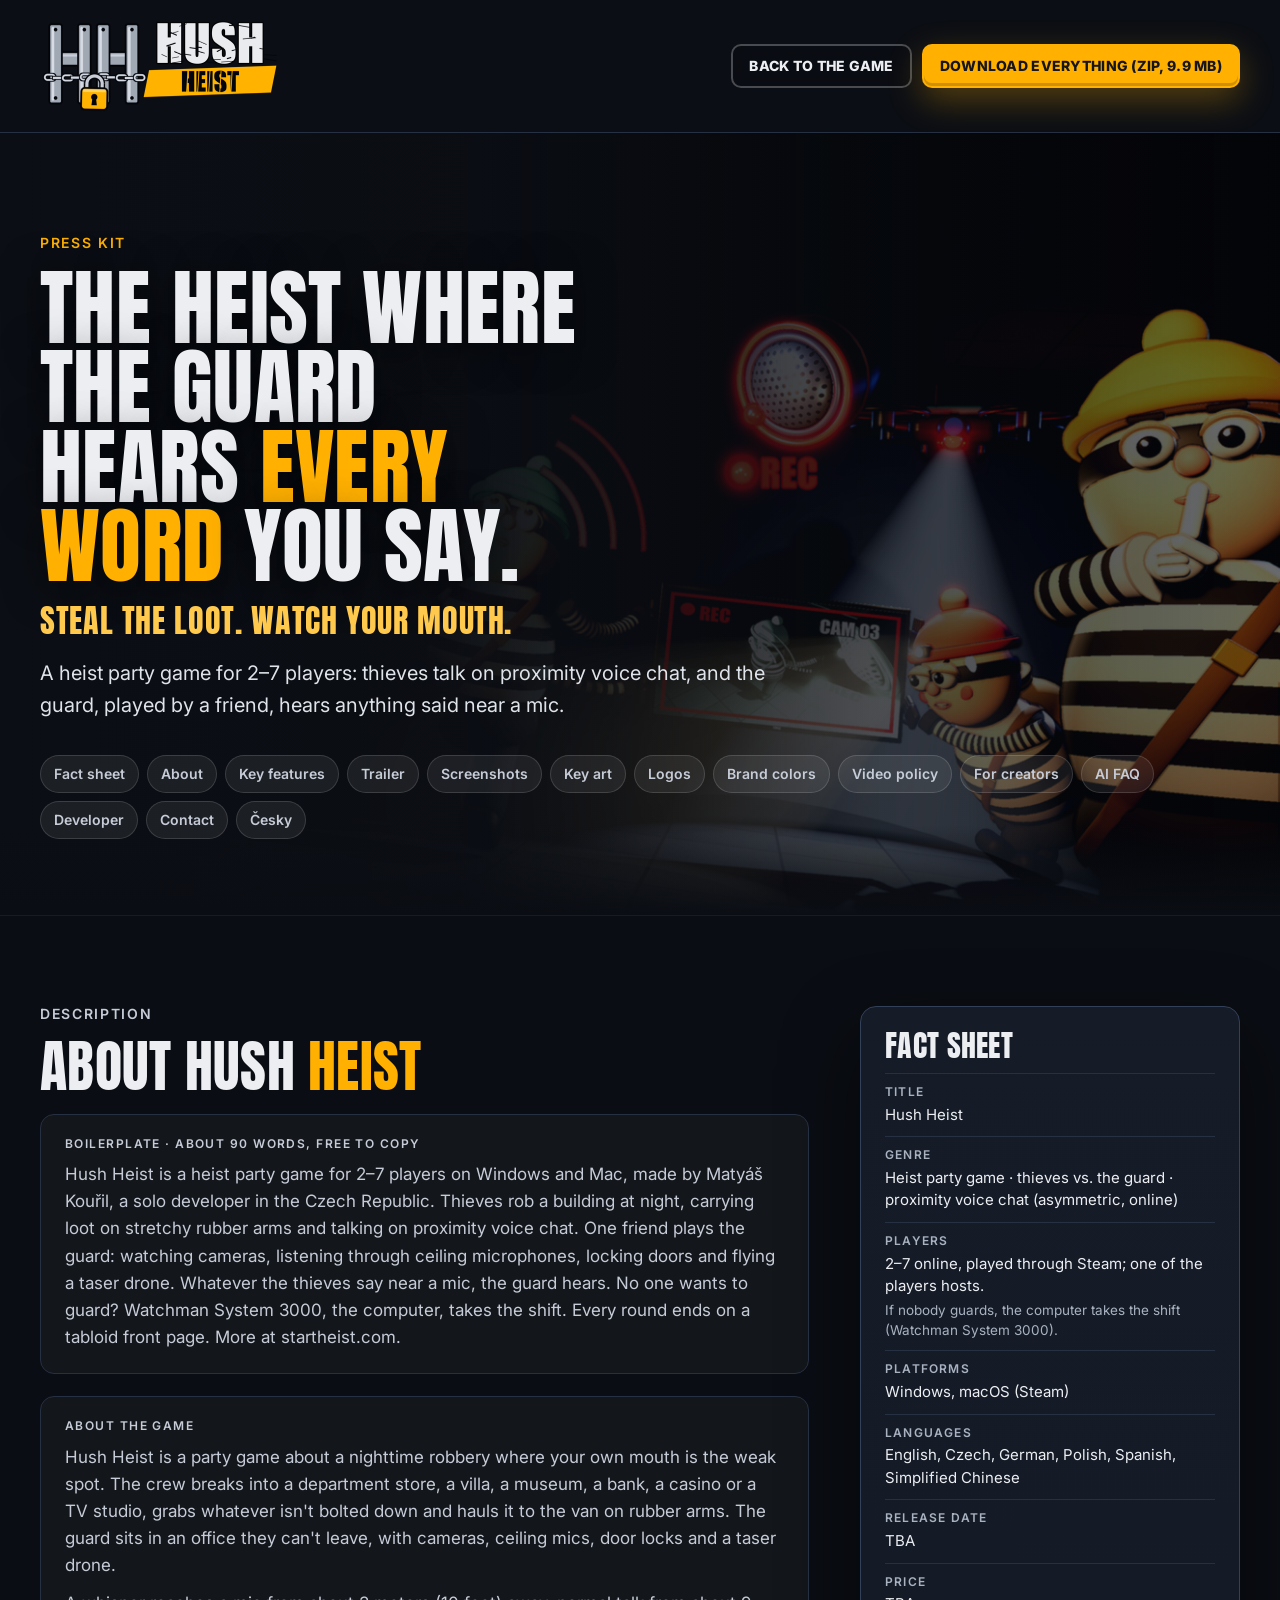
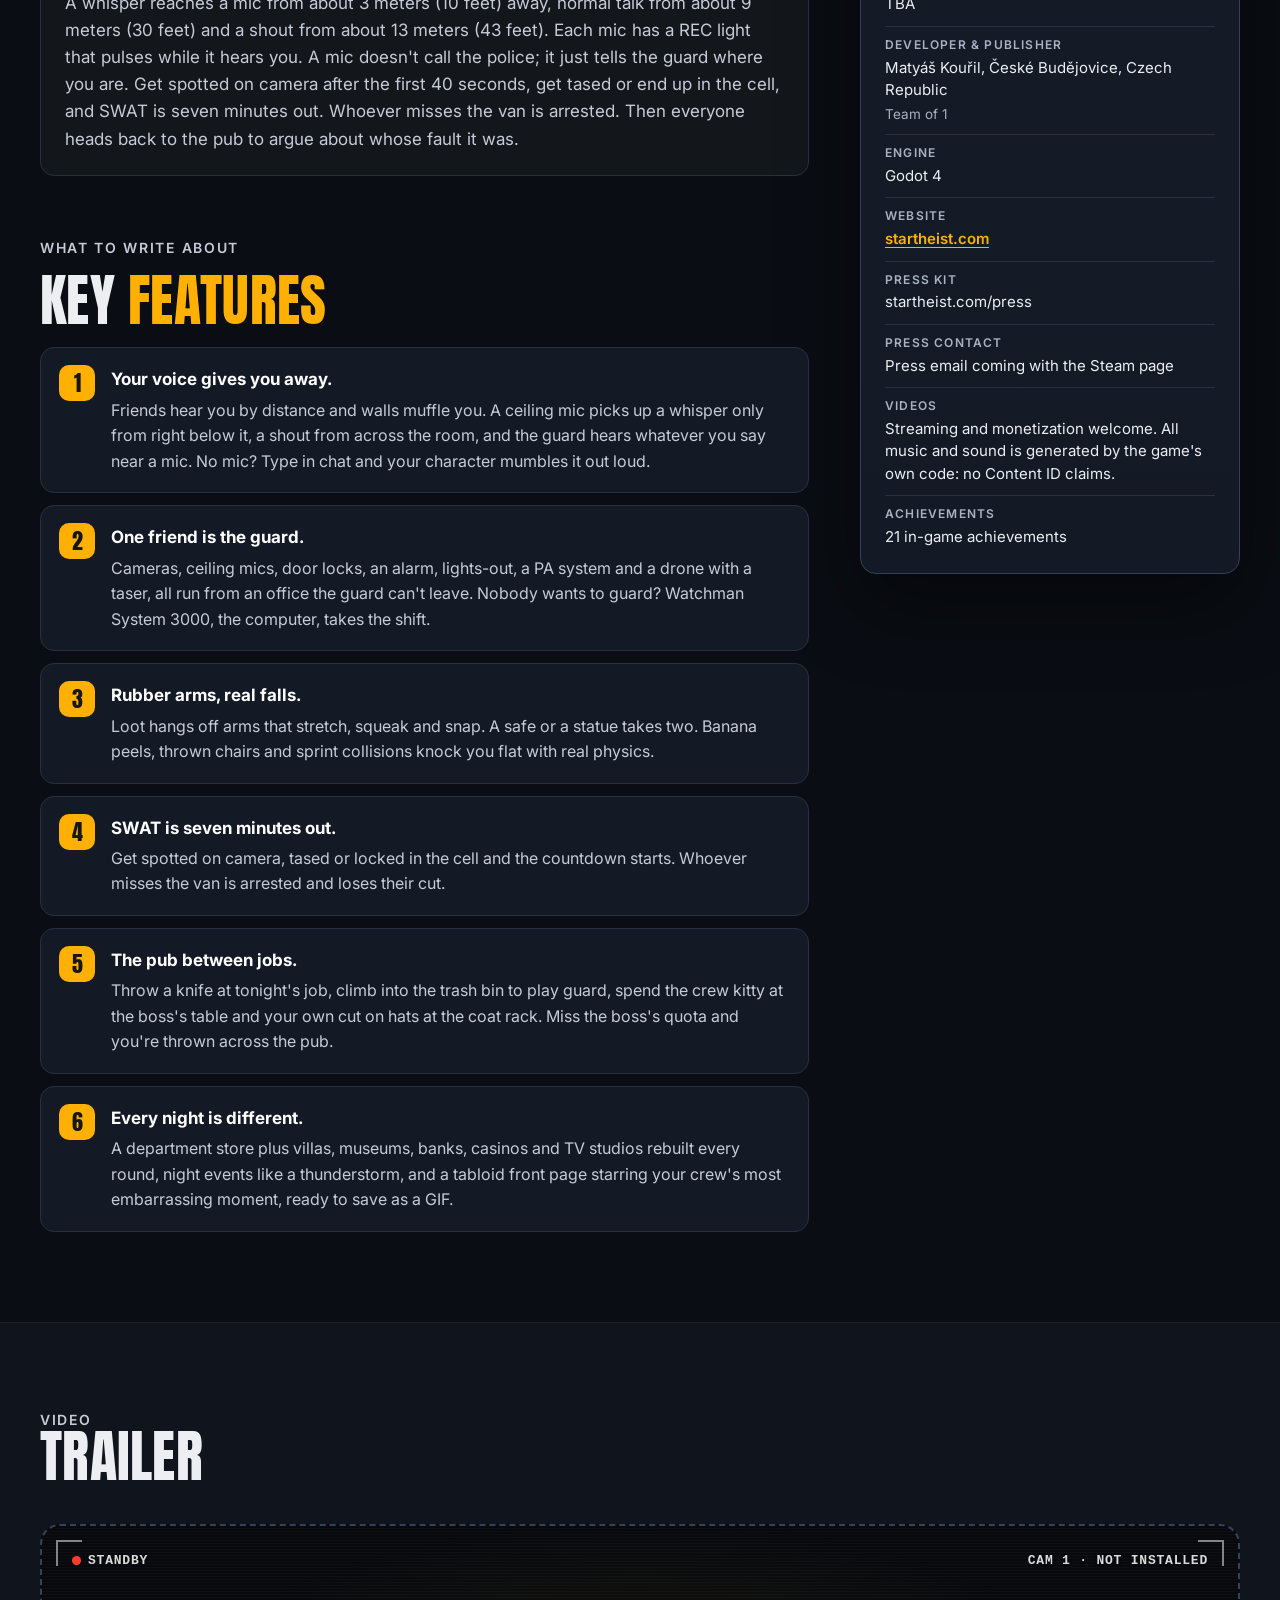
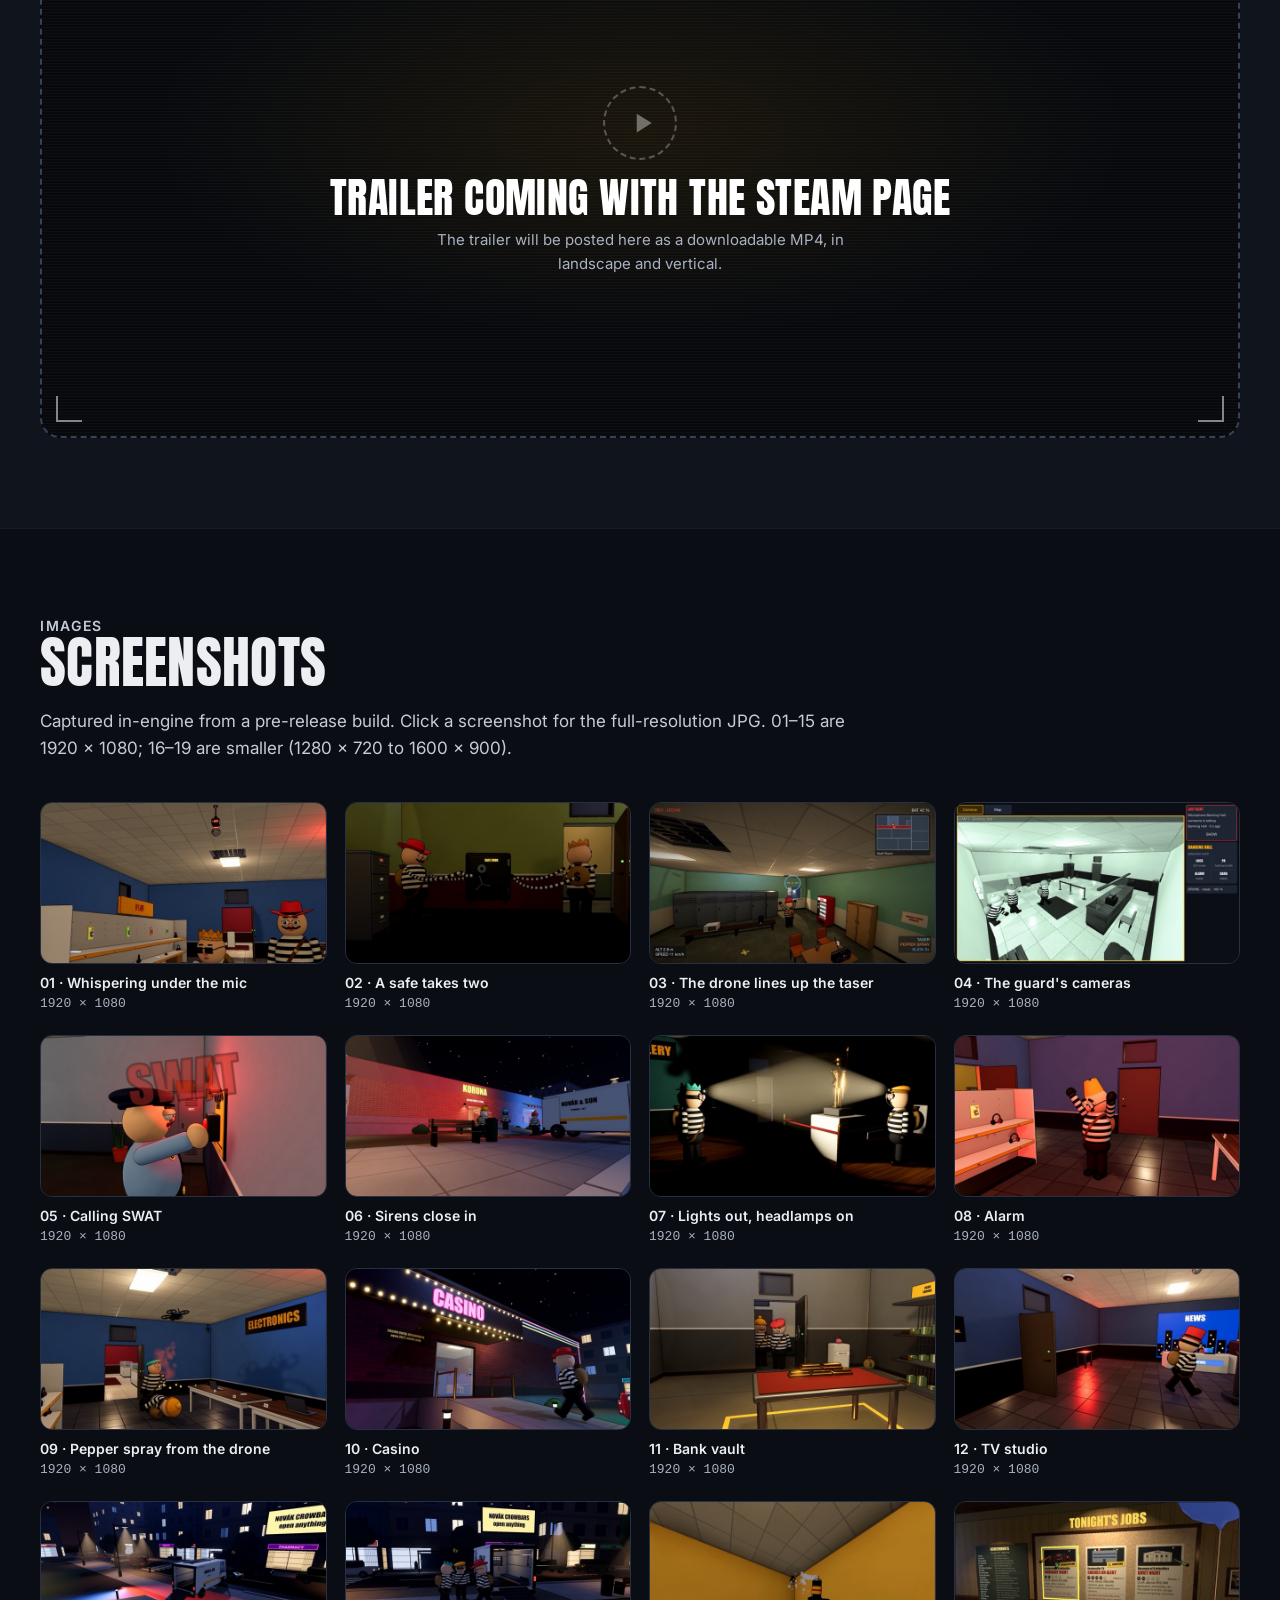
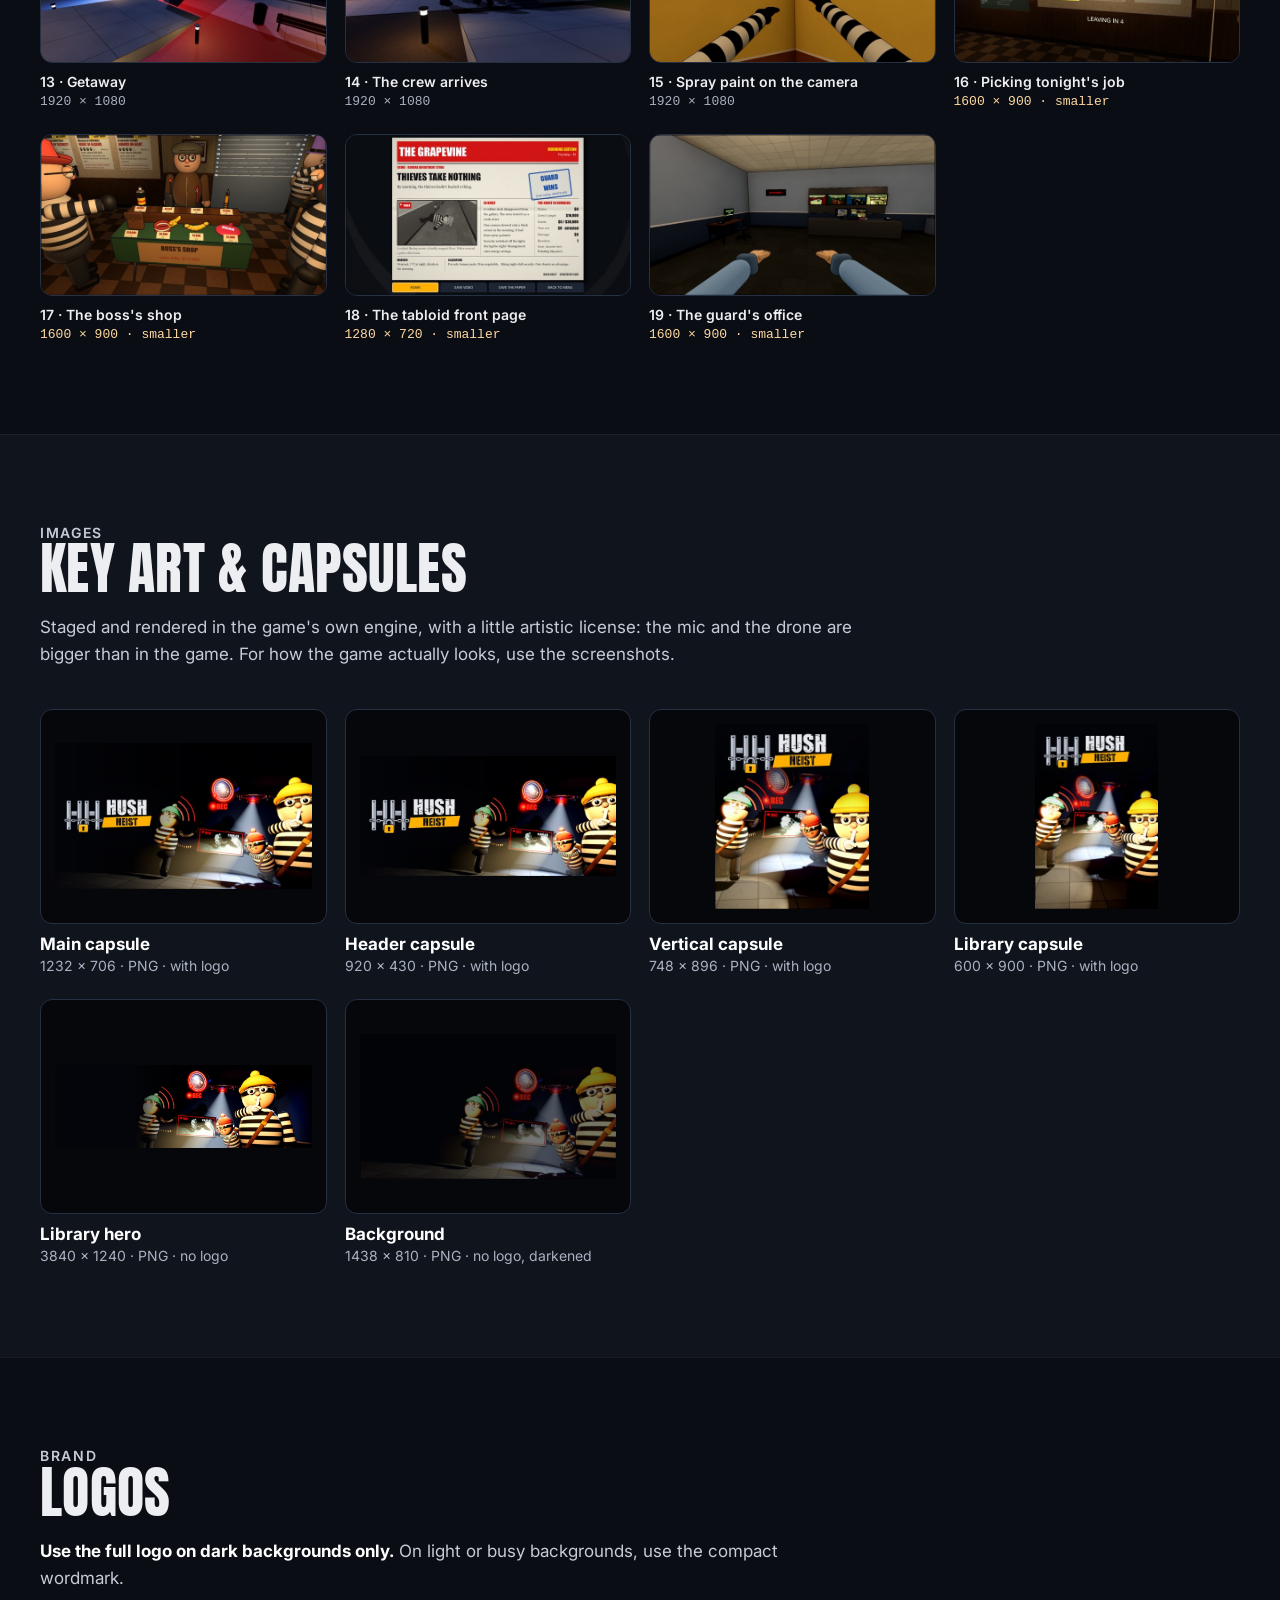
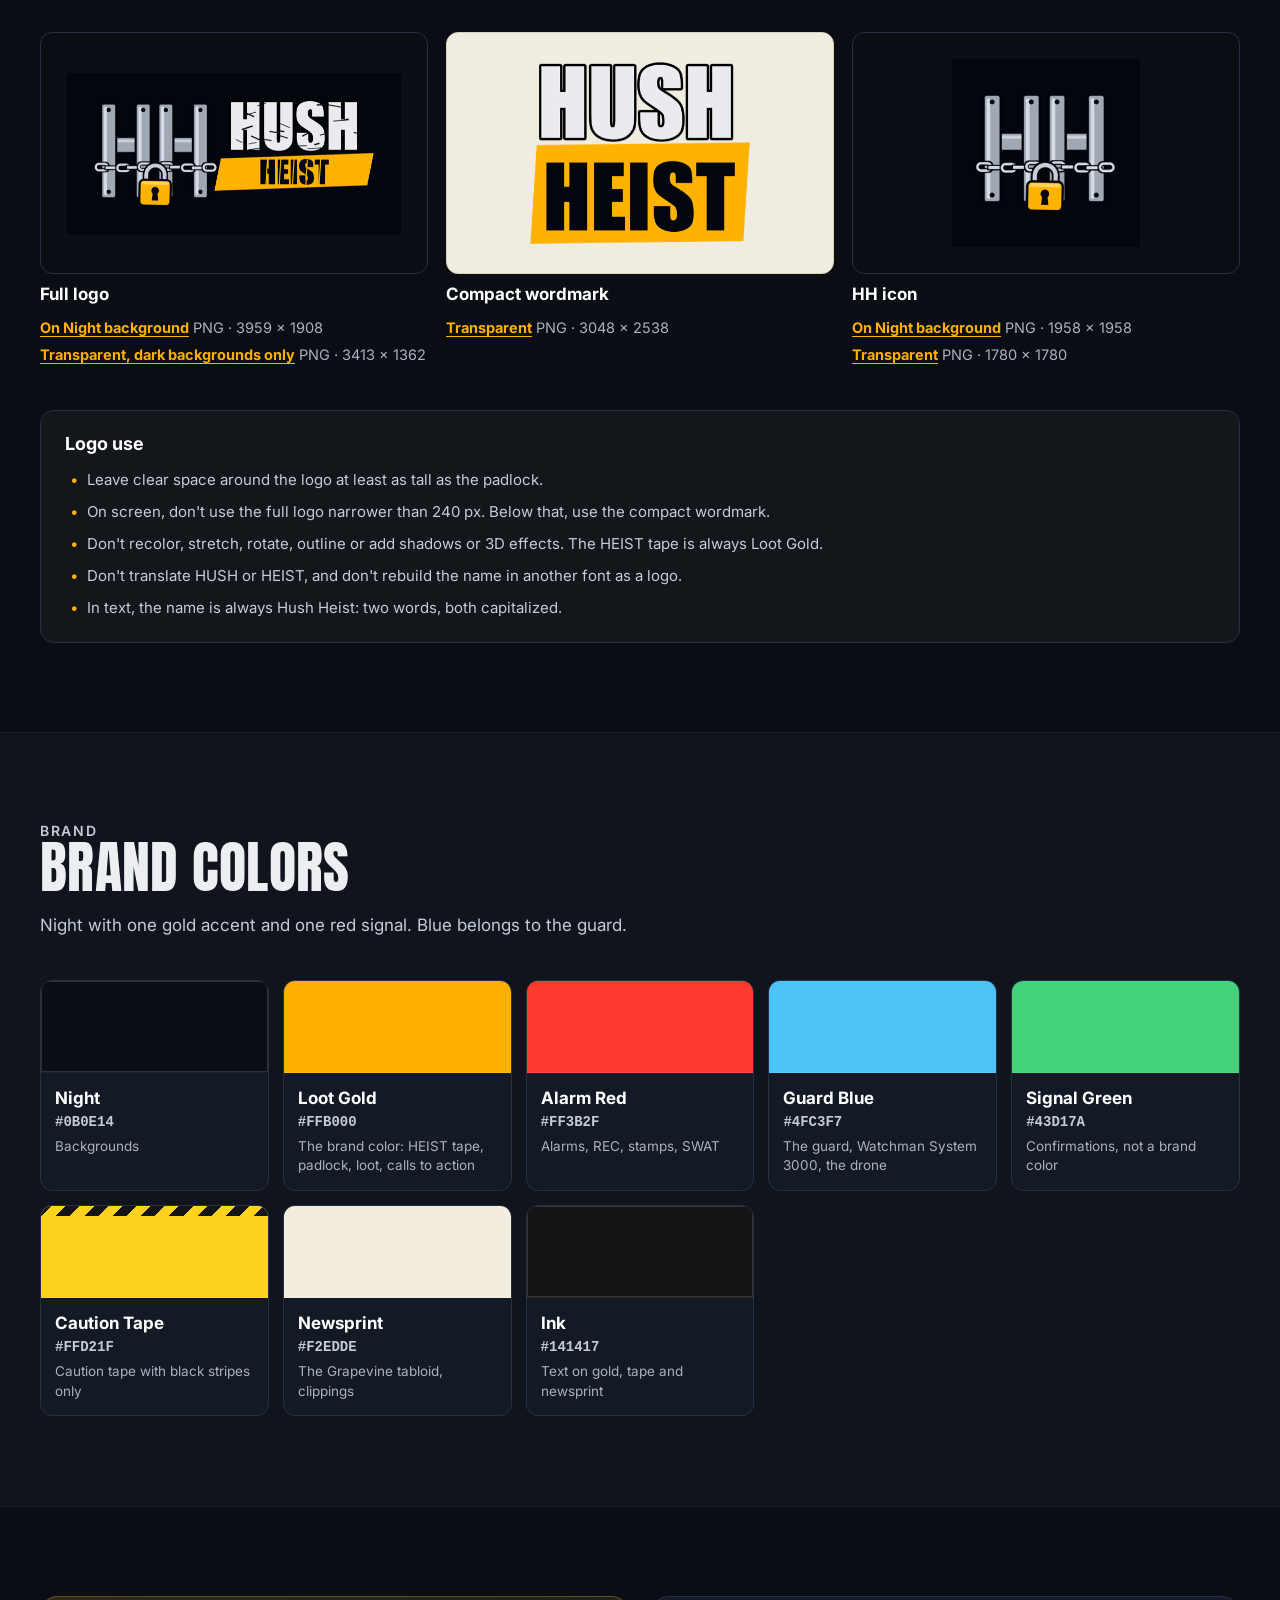
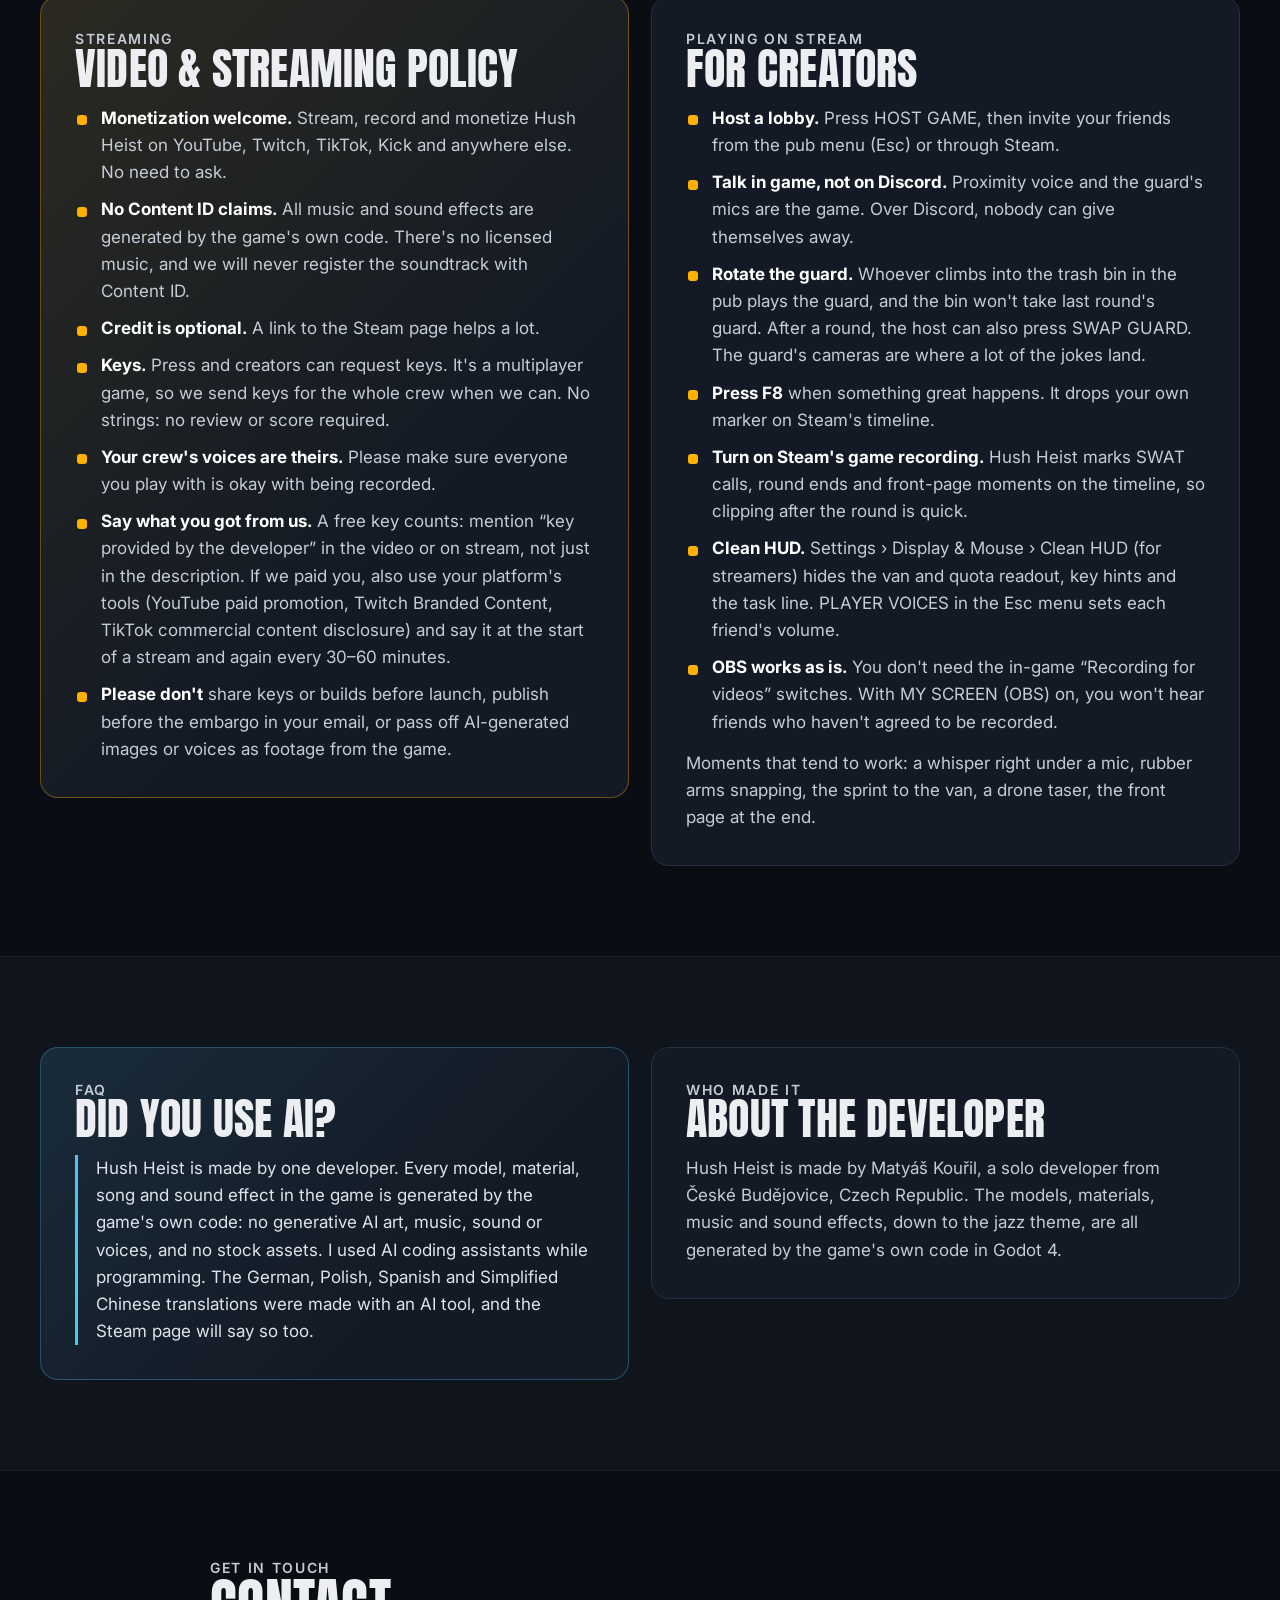
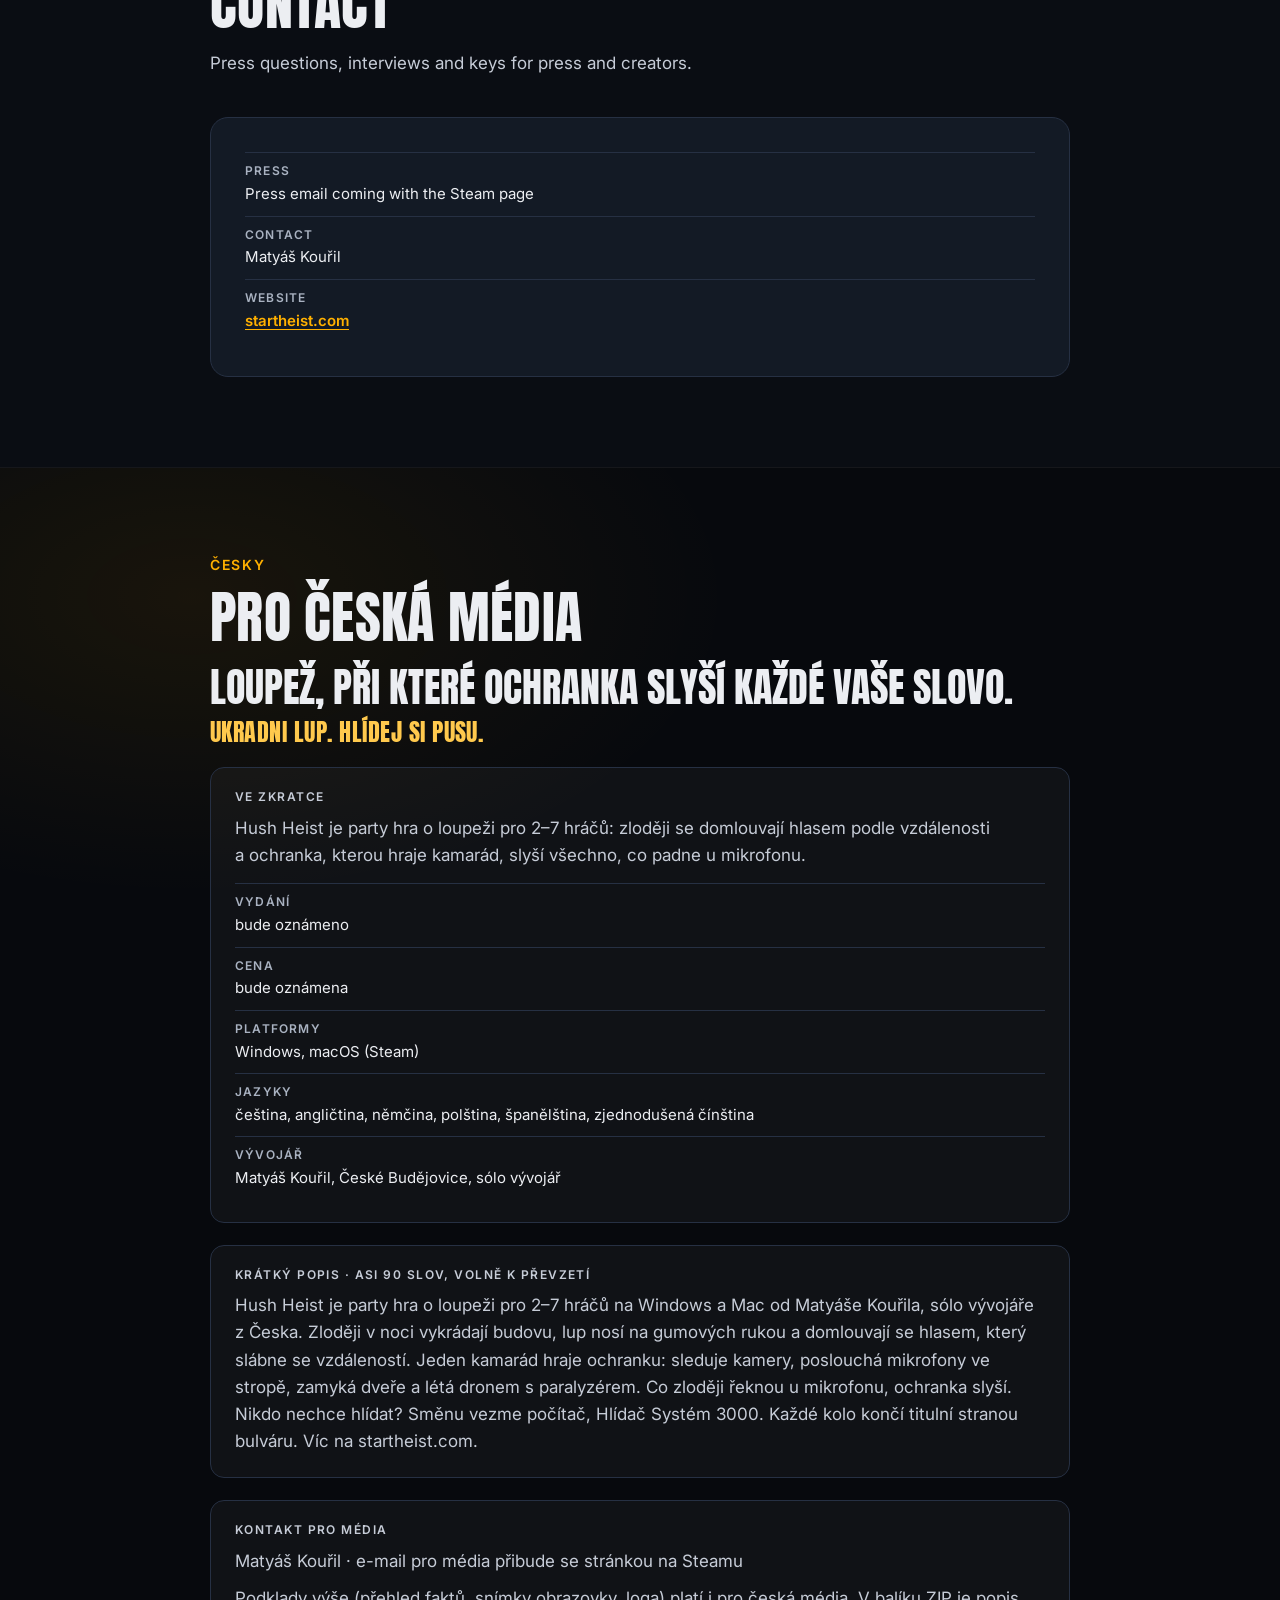
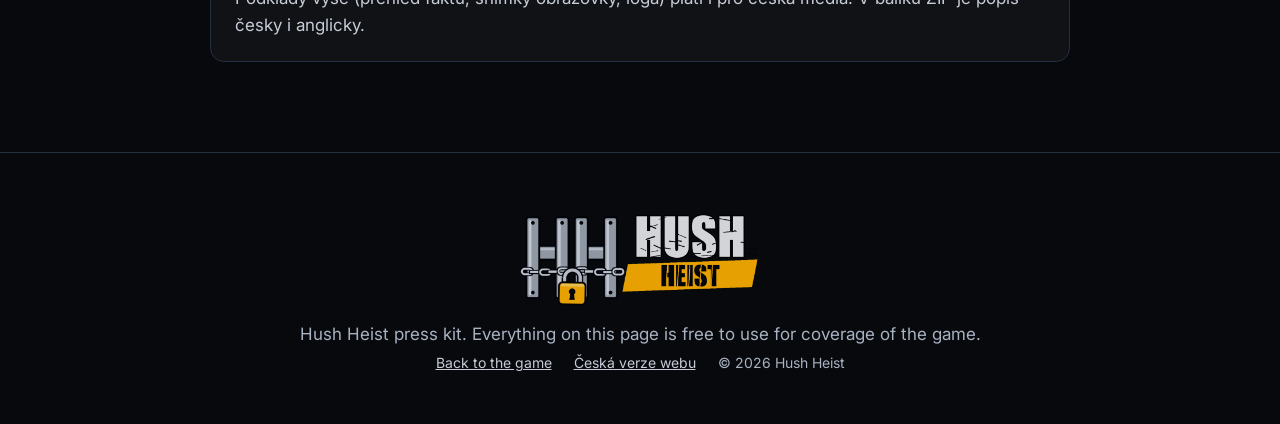
<file: press/index.html>
<!doctype html>
<html lang="en">
<head>
	<meta charset="utf-8">
	<meta name="viewport" content="width=device-width, initial-scale=1">
	<script src="/config.js"></script>
	<script defer src="/press.js"></script>
	<title>Hush Heist · Press kit</title>
	<!-- Interní fáze: vyhledávače media kit neindexují (sdílení odkazu funguje). noindex smazat spolu s přepnutím webu na "soon" (config.js) a /press pak přidat do sitemap.xml. -->
	<meta name="robots" content="noindex">
	<meta name="description" content="Hush Heist press kit: fact sheet, description, key features, screenshots, key art, logos, brand colors and the video and streaming policy for a heist party game where the guard hears what you say near a mic.">
	<meta name="theme-color" content="#0a0d13">
	<link rel="icon" href="/assets/img/icon.svg" type="image/svg+xml">
	<link rel="icon" href="/favicon.ico" sizes="48x48">
	<link rel="apple-touch-icon" href="/assets/img/apple-touch-icon.png">
	<link rel="canonical" href="https://startheist.com/press">

	<meta property="og:type" content="website">
	<meta property="og:url" content="https://startheist.com/press">
	<meta property="og:site_name" content="Hush Heist">
	<meta property="og:title" content="Hush Heist · Press kit">
	<meta property="og:description" content="Fact sheet, screenshots, key art, logos and video policy for Hush Heist, the heist party game where the guard hears what you say near a mic.">
	<meta property="og:image" content="https://startheist.com/assets/press/keyart/main_capsule.png">
	<meta property="og:image:width" content="1232">
	<meta property="og:image:height" content="706">
	<meta property="og:image:alt" content="Hush Heist key art: the logo beside three thieves in striped sweaters, a ceiling microphone glowing REC and a drone with a spotlight.">
	<meta property="og:locale" content="en_US">
	<meta name="twitter:card" content="summary_large_image">
	<meta name="twitter:title" content="Hush Heist · Press kit">
	<meta name="twitter:description" content="Fact sheet, screenshots, key art, logos and video policy for Hush Heist, the heist party game where the guard hears what you say near a mic.">
	<meta name="twitter:image" content="https://startheist.com/assets/press/keyart/main_capsule.png">
	<meta name="twitter:image:alt" content="Hush Heist key art: the logo beside three thieves in striped sweaters, a ceiling microphone glowing REC and a drone with a spotlight.">

	<link rel="preconnect" href="https://fonts.googleapis.com">
	<link rel="preconnect" href="https://fonts.gstatic.com" crossorigin>
	<link href="https://fonts.googleapis.com/css2?family=Anton&family=Inter:wght@400;500;600;700;800&family=Source+Serif+4:opsz,wght@8..60,400;8..60,600&display=swap" rel="stylesheet">
	<link rel="stylesheet" href="/styles.css">
	<link rel="stylesheet" href="/press.css">
</head>
<body class="press">
	<a class="skip" href="#main">Skip to content</a>

	<header class="press-top">
		<div class="wrap press-top__inner">
			<a class="press-top__brand" href="/en" aria-label="Hush Heist, back to the game">
				<img src="/assets/press/thumbs/logo_full_transparent.png" alt="Hush Heist" width="240" height="96">
			</a>
			<div class="press-top__actions">
				<a class="btn btn--ghost btn--sm" href="/en">Back to the game</a>
				<a class="btn btn--gold btn--sm" href="/assets/press/hush-heist-presskit.zip" download>Download everything (ZIP, 9.9 MB)</a>
			</div>
		</div>
	</header>

	<main id="main">
		<!-- Úvod: háček, tagline a krátký pitch -->
		<section class="press-hero" aria-labelledby="press-title">
			<div class="wrap">
				<p class="eyebrow">Press kit</p>
				<h1 class="press-hero__title" id="press-title">The heist where the guard hears <em>every word</em> you say.</h1>
				<p class="press-hero__tagline">Steal the loot. Watch your mouth.</p>
				<p class="lead">A heist party game for <span class="nb">2–7</span> players: thieves talk on proximity voice chat, and the guard, played by a friend, hears anything said near a mic.</p>
				<nav class="press-nav" aria-label="Press kit sections">
					<ul>
						<li><a href="#facts">Fact sheet</a></li>
						<li><a href="#about">About</a></li>
						<li><a href="#features">Key features</a></li>
						<li><a href="#trailer">Trailer</a></li>
						<li><a href="#screenshots">Screenshots</a></li>
						<li><a href="#keyart">Key art</a></li>
						<li><a href="#logos">Logos</a></li>
						<li><a href="#colors">Brand colors</a></li>
						<li><a href="#video-policy">Video policy</a></li>
						<li><a href="#creators">For creators</a></li>
						<li><a href="#ai">AI FAQ</a></li>
						<li><a href="#developer">Developer</a></li>
						<li><a href="#contact">Contact</a></li>
						<li><a href="#cesky" lang="cs" hreflang="cs">Česky</a></li>
					</ul>
				</nav>
			</div>
		</section>

		<!-- Fact sheet (postranní karta) a popis -->
		<section class="press-sec">
			<div class="wrap press-intro">
				<!-- Datum vydání a cenu doplnit až po schválení stránky na Steamu (i v assets/press/fact_sheet.txt a přebalit ZIP:
				     cd assets/press && rm hush-heist-presskit.zip && zip -X -r hush-heist-presskit.zip README.txt fact_sheet.txt logo keyart screenshots,
				     pak opravit velikost ZIPu v tlačítku nahoře). E-mail, Steam a Discord se ukážou samy po vyplnění v config.js. -->
				<aside class="facts" id="facts" aria-labelledby="facts-title">
					<h2 id="facts-title">Fact sheet</h2>
					<dl class="kv">
						<div><dt>Title</dt><dd>Hush Heist</dd></div>
						<div><dt>Genre</dt><dd>Heist party game · thieves vs. the guard · proximity voice chat (asymmetric, online)</dd></div>
						<div><dt>Players</dt><dd><span class="nb">2–7</span> online, played through Steam; one of the players hosts.<small>If nobody guards, the computer takes the shift (Watchman System 3000).</small></dd></div>
						<div><dt>Platforms</dt><dd>Windows, macOS (Steam)</dd></div>
						<div><dt>Languages</dt><dd>English, Czech, German, Polish, Spanish, Simplified Chinese</dd></div>
						<div><dt>Release date</dt><dd>TBA</dd></div>
						<div><dt>Price</dt><dd>TBA</dd></div>
						<div><dt>Developer &amp; publisher</dt><dd>Matyáš Kouřil, České Budějovice, Czech Republic<small>Team of 1</small></dd></div>
						<div><dt>Engine</dt><dd>Godot 4</dd></div>
						<div><dt>Website</dt><dd><a href="/en">startheist.com</a></dd></div>
						<div><dt>Press kit</dt><dd>startheist.com/press</dd></div>
						<div data-need="steam"><dt>Steam</dt><dd><a data-fill="steam" target="_blank" rel="noopener"></a></dd></div>
						<div data-need="press"><dt>Press contact</dt><dd><a data-fill="press"></a></dd></div>
						<div data-missing="press"><dt>Press contact</dt><dd>Press email coming with the Steam page</dd></div>
						<div><dt>Videos</dt><dd>Streaming and monetization welcome. All music and sound is generated by the game's own code: no Content ID claims.</dd></div>
						<div><dt>Achievements</dt><dd>21 in-game achievements</dd></div>
					</dl>
				</aside>

				<div class="press-intro__main">
					<div class="press-block" id="about">
						<p class="eyebrow">Description</p>
						<h2 class="h2">About Hush <em>Heist</em></h2>
						<div class="copy">
							<p class="copy__label">Boilerplate · about 90 words, free to copy</p>
							<p>Hush Heist is a heist party game for <span class="nb">2–7</span> players on Windows and Mac, made by Matyáš Kouřil, a solo developer in the Czech Republic. Thieves rob a building at night, carrying loot on stretchy rubber arms and talking on proximity voice chat. One friend plays the guard: watching cameras, listening through ceiling microphones, locking doors and flying a taser drone. Whatever the thieves say near a mic, the guard hears. No one wants to guard? Watchman System 3000, the computer, takes the shift. Every round ends on a tabloid front page. More at startheist.com.</p>
						</div>
						<div class="copy">
							<p class="copy__label">About the game</p>
							<p>Hush Heist is a party game about a nighttime robbery where your own mouth is the weak spot. The crew breaks into a department store, a villa, a museum, a bank, a casino or a TV studio, grabs whatever isn't bolted down and hauls it to the van on rubber arms. The guard sits in an office they can't leave, with cameras, ceiling mics, door locks and a taser drone.</p>
							<p>A whisper reaches a mic from about 3 meters (10 feet) away, normal talk from about 9 meters (30 feet) and a shout from about 13 meters (43 feet). Each mic has a REC light that pulses while it hears you. A mic doesn't call the police; it just tells the guard where you are. Get spotted on camera after the first 40 seconds, get tased or end up in the cell, and SWAT is seven minutes out. Whoever misses the van is arrested. Then everyone heads back to the pub to argue about whose fault it was.</p>
						</div>
					</div>

					<div class="press-block" id="features">
						<p class="eyebrow">What to write about</p>
						<h2 class="h2">Key <em>features</em></h2>
						<ol class="features">
							<li><b>Your voice gives you away.</b> Friends hear you by distance and walls muffle you. A ceiling mic picks up a whisper only from right below it, a shout from across the room, and the guard hears whatever you say near a mic. No mic? Type in chat and your character mumbles it out loud.</li>
							<li><b>One friend is the guard.</b> Cameras, ceiling mics, door locks, an alarm, lights-out, a PA system and a drone with a taser, all run from an office the guard can't leave. Nobody wants to guard? Watchman System 3000, the computer, takes the shift.</li>
							<li><b>Rubber arms, real falls.</b> Loot hangs off arms that stretch, squeak and snap. A safe or a statue takes two. Banana peels, thrown chairs and sprint collisions knock you flat with real physics.</li>
							<li><b>SWAT is seven minutes out.</b> Get spotted on camera, tased or locked in the cell and the countdown starts. Whoever misses the van is arrested and loses their cut.</li>
							<li><b>The pub between jobs.</b> Throw a knife at tonight's job, climb into the trash bin to play guard, spend the crew kitty at the boss's table and your own cut on hats at the coat rack. Miss the boss's quota and you're thrown across the pub.</li>
							<li><b>Every night is different.</b> A department store plus villas, museums, banks, casinos and TV studios rebuilt every round, night events like a thunderstorm, and a tabloid front page starring your crew's most embarrassing moment, ready to save as a GIF.</li>
						</ol>
					</div>
				</div>
			</div>
		</section>

		<!-- Trailer: zatím jen zástupná karta (starý trailer z /assets/video se nepoužívá) -->
		<section class="press-sec press-sec--alt" id="trailer" aria-labelledby="trailer-title">
			<div class="wrap">
				<div class="press-sec__head">
					<p class="eyebrow">Video</p>
					<h2 class="h2" id="trailer-title">Trailer</h2>
				</div>
				<div class="trailer-ph">
					<div class="cctv" aria-hidden="true">
						<span class="cctv__corner cctv__corner--tl"></span><span class="cctv__corner cctv__corner--tr"></span>
						<span class="cctv__corner cctv__corner--bl"></span><span class="cctv__corner cctv__corner--br"></span>
						<span class="cctv__rec"><i></i>STANDBY</span>
						<span class="cctv__cam">CAM 1 · NOT INSTALLED</span>
					</div>
					<div>
						<div class="trailer-ph__icon" aria-hidden="true"><svg viewBox="0 0 24 24"><path d="M7 4.5v15l12-7.5z"/></svg></div>
						<h3>Trailer coming with the Steam page</h3>
						<p>The trailer will be posted here as a downloadable MP4, in landscape and vertical.</p>
					</div>
				</div>
			</div>
		</section>

		<!-- Screenshoty: náhledy z /assets/press/thumbs, odkaz vede na plné rozlišení -->
		<section class="press-sec" id="screenshots" aria-labelledby="shots-title">
			<div class="wrap">
				<div class="press-sec__head">
					<p class="eyebrow">Images</p>
					<h2 class="h2" id="shots-title">Screenshots</h2>
					<p>Captured in-engine from a pre-release build. Click a screenshot for the full-resolution JPG. 01–15 are 1920 × 1080; 16–19 are smaller (1280 × 720 to 1600 × 900).</p>
				</div>
				<ul class="shots">
					<li><figure class="shot">
						<a href="/assets/press/screenshots/01_whisper_under_mic.jpg"><img src="/assets/press/thumbs/01_whisper_under_mic.jpg" alt="Two thieves in striped sweaters, one in a paper crown and sunglasses, one in a cowboy hat, talk right below a ceiling microphone with a glowing red REC light." width="640" height="360" loading="lazy" decoding="async"></a>
						<figcaption><b>01 · Whispering under the mic</b><span class="shot__res">1920 × 1080</span></figcaption>
					</figure></li>
					<li><figure class="shot">
						<a href="/assets/press/screenshots/02_rubber_arms_safe_for_two.jpg"><img src="/assets/press/thumbs/02_rubber_arms_safe_for_two.jpg" alt="Two thieves carry a heavy safe between them on long striped rubber arms through a dim office." width="640" height="360" loading="lazy" decoding="async"></a>
						<figcaption><b>02 · A safe takes two</b><span class="shot__res">1920 × 1080</span></figcaption>
					</figure></li>
					<li><figure class="shot">
						<a href="/assets/press/screenshots/03_guard_drone_taser.jpg"><img src="/assets/press/thumbs/03_guard_drone_taser.jpg" alt="Drone camera view: the guard's crosshair hovers just above a thief in a red hat who throws his hands up in a staff room, with battery, minimap, taser, pepper spray and slick charges on screen." width="640" height="360" loading="lazy" decoding="async"></a>
						<figcaption><b>03 · The drone lines up the taser</b><span class="shot__res">1920 × 1080</span></figcaption>
					</figure></li>
					<li><figure class="shot">
						<a href="/assets/press/screenshots/04_guard_cctv_station.jpg"><img src="/assets/press/thumbs/04_guard_cctv_station.jpg" alt="The guard's computer: a security camera feed of three thieves sneaking through a banking hall, an alert that a microphone heard someone talking, and buttons to lock doors, use the PA, sound the alarm or cut the lights." width="640" height="360" loading="lazy" decoding="async"></a>
						<figcaption><b>04 · The guard's cameras</b><span class="shot__res">1920 × 1080</span></figcaption>
					</figure></li>
					<li><figure class="shot">
						<a href="/assets/press/screenshots/05_guard_calls_swat.jpg"><img src="/assets/press/thumbs/05_guard_calls_swat.jpg" alt="The guard, a round man with a mustache and a cap, slams the big red SWAT button on the office wall under a red SWAT stamp." width="640" height="360" loading="lazy" decoding="async"></a>
						<figcaption><b>05 · Calling SWAT</b><span class="shot__res">1920 × 1080</span></figcaption>
					</figure></li>
					<li><figure class="shot">
						<a href="/assets/press/screenshots/06_sirens_crew_at_van.jpg"><img src="/assets/press/thumbs/06_sirens_crew_at_van.jpg" alt="Three thieves by their plumber's van outside the Koruna Department Store at night as red and blue police lights wash over the brick wall." width="640" height="360" loading="lazy" decoding="async"></a>
						<figcaption><b>06 · Sirens close in</b><span class="shot__res">1920 × 1080</span></figcaption>
					</figure></li>
					<li><figure class="shot">
						<a href="/assets/press/screenshots/07_lights_out_headlamps.jpg"><img src="/assets/press/thumbs/07_lights_out_headlamps.jpg" alt="Lights out in the gallery: two thieves point their headlamp beams at a golden statue on a pedestal in the dark." width="640" height="360" loading="lazy" decoding="async"></a>
						<figcaption><b>07 · Lights out, headlamps on</b><span class="shot__res">1920 × 1080</span></figcaption>
					</figure></li>
					<li><figure class="shot">
						<a href="/assets/press/screenshots/08_alarm.jpg"><img src="/assets/press/thumbs/08_alarm.jpg" alt="A thief in an orange fez throws his hands up in a store department lit red by the alarm." width="640" height="360" loading="lazy" decoding="async"></a>
						<figcaption><b>08 · Alarm</b><span class="shot__res">1920 × 1080</span></figcaption>
					</figure></li>
					<li><figure class="shot">
						<a href="/assets/press/screenshots/09_pepper_spray_drone.jpg"><img src="/assets/press/thumbs/09_pepper_spray_drone.jpg" alt="In the electronics department, a thief in an orange beanie lies dazed on the floor with stars circling while his partner in a beret stands over him, as the guard's drone hovers by the ceiling and a red puff of pepper spray drifts by the wall." width="640" height="360" loading="lazy" decoding="async"></a>
						<figcaption><b>09 · Pepper spray from the drone</b><span class="shot__res">1920 × 1080</span></figcaption>
					</figure></li>
					<li><figure class="shot">
						<a href="/assets/press/screenshots/10_casino.jpg"><img src="/assets/press/thumbs/10_casino.jpg" alt="A thief in a red hat with a loot sack on his back walks up the ramp to the neon-lit entrance of Casino Royal Crooksville." width="640" height="360" loading="lazy" decoding="async"></a>
						<figcaption><b>10 · Casino</b><span class="shot__res">1920 × 1080</span></figcaption>
					</figure></li>
					<li><figure class="shot">
						<a href="/assets/press/screenshots/11_bank_vault.jpg"><img src="/assets/press/thumbs/11_bank_vault.jpg" alt="Inside a bank vault, gold bars stacked on a red table while two thieves peek in through the open steel door." width="640" height="360" loading="lazy" decoding="async"></a>
						<figcaption><b>11 · Bank vault</b><span class="shot__res">1920 × 1080</span></figcaption>
					</figure></li>
					<li><figure class="shot">
						<a href="/assets/press/screenshots/12_tv_studio.jpg"><img src="/assets/press/thumbs/12_tv_studio.jpg" alt="A thief in a top hat carries a loot sack past the news desk of a TV studio." width="640" height="360" loading="lazy" decoding="async"></a>
						<figcaption><b>12 · TV studio</b><span class="shot__res">1920 × 1080</span></figcaption>
					</figure></li>
					<li><figure class="shot">
						<a href="/assets/press/screenshots/13_getaway.jpg"><img src="/assets/press/thumbs/13_getaway.jpg" alt="Night street from above: the crew's van waits at the curb with its ramp down while red police light floods the sidewalk." width="640" height="360" loading="lazy" decoding="async"></a>
						<figcaption><b>13 · Getaway</b><span class="shot__res">1920 × 1080</span></figcaption>
					</figure></li>
					<li><figure class="shot">
						<a href="/assets/press/screenshots/14_crew_arrives.jpg"><img src="/assets/press/thumbs/14_crew_arrives.jpg" alt="Three thieves in striped sweaters and hats arrive at the open back of their van under a NOVÁK CROWBARS billboard at night." width="640" height="360" loading="lazy" decoding="async"></a>
						<figcaption><b>14 · The crew arrives</b><span class="shot__res">1920 × 1080</span></figcaption>
					</figure></li>
					<li><figure class="shot">
						<a href="/assets/press/screenshots/15_spray_paint_camera.jpg"><img src="/assets/press/thumbs/15_spray_paint_camera.jpg" alt="First-person view: a thief's striped sleeves and a spray can aimed at a security camera in the corner of a yellow room, a puff of paint mist on the lens." width="640" height="360" loading="lazy" decoding="async"></a>
						<figcaption><b>15 · Spray paint on the camera</b><span class="shot__res">1920 × 1080</span></figcaption>
					</figure></li>
					<li><figure class="shot">
						<a href="/assets/press/screenshots/16_pub_job_board.jpg"><img src="/assets/press/thumbs/16_pub_job_board.jpg" alt="The job board in the pub: three cards for a casino, a TV station and a museum, knives stuck in the casino and museum cards, and a LEAVING IN 4 countdown." width="640" height="360" loading="lazy" decoding="async"></a>
						<figcaption><b>16 · Picking tonight's job</b><span class="shot__res shot__res--low">1600 × 900 · smaller</span></figcaption>
					</figure></li>
					<li><figure class="shot">
						<a href="/assets/press/screenshots/17_pub_boss_shop.jpg"><img src="/assets/press/thumbs/17_pub_boss_shop.jpg" alt="The boss sits behind a folding table in the pub, selling upgrades, a banana peel and a whoopee cushion from the crew kitty, with thieves gathered around." width="640" height="360" loading="lazy" decoding="async"></a>
						<figcaption><b>17 · The boss's shop</b><span class="shot__res shot__res--low">1600 × 900 · smaller</span></figcaption>
					</figure></li>
					<li><figure class="shot">
						<a href="/assets/press/screenshots/18_tabloid_front_page.jpg"><img src="/assets/press/thumbs/18_tabloid_front_page.jpg" alt="The Grapevine tabloid front page after a round: the headline THIEVES TAKE NOTHING, a GUARD WINS stamp, a replay clip and The Night in Numbers." width="640" height="360" loading="lazy" decoding="async"></a>
						<figcaption><b>18 · The tabloid front page</b><span class="shot__res shot__res--low">1280 × 720 · smaller</span></figcaption>
					</figure></li>
					<li><figure class="shot">
						<a href="/assets/press/screenshots/19_guard_office.jpg"><img src="/assets/press/thumbs/19_guard_office.jpg" alt="First-person view from the guard's office: a desk under a row of live camera monitors and a second desk with a chair at the side." width="640" height="360" loading="lazy" decoding="async"></a>
						<figcaption><b>19 · The guard's office</b><span class="shot__res shot__res--low">1600 × 900 · smaller</span></figcaption>
					</figure></li>
				</ul>
			</div>
		</section>

		<!-- Key art a capsule -->
		<section class="press-sec press-sec--alt" id="keyart" aria-labelledby="keyart-title">
			<div class="wrap">
				<div class="press-sec__head">
					<p class="eyebrow">Images</p>
					<h2 class="h2" id="keyart-title">Key art &amp; capsules</h2>
					<p>Staged and rendered in the game's own engine, with a little artistic license: the mic and the drone are bigger than in the game. For how the game actually looks, use the screenshots.</p>
				</div>
				<ul class="tiles">
					<li><figure class="tile">
						<a class="tile__frame" href="/assets/press/keyart/main_capsule.png"><img src="/assets/press/thumbs/keyart_main_capsule.jpg" alt="Key art with the Hush Heist logo on the left; on the right, three thieves in striped sweaters, one shushing, one carrying a TV with a camera feed on rubber arms, under a ceiling mic glowing REC and a drone with a spotlight." width="640" height="366" loading="lazy" decoding="async"></a>
						<figcaption><h3>Main capsule</h3><p>1232 × 706 · PNG · with logo</p></figcaption>
					</figure></li>
					<li><figure class="tile">
						<a class="tile__frame" href="/assets/press/keyart/header_capsule.png"><img src="/assets/press/thumbs/keyart_header_capsule.jpg" alt="Wide key art with the logo on the left and the shushing thieves, ceiling mic and drone on the right." width="640" height="299" loading="lazy" decoding="async"></a>
						<figcaption><h3>Header capsule</h3><p>920 × 430 · PNG · with logo</p></figcaption>
					</figure></li>
					<li><figure class="tile">
						<a class="tile__frame" href="/assets/press/keyart/vertical_capsule.png"><img src="/assets/press/thumbs/keyart_vertical_capsule.jpg" alt="Vertical key art with the logo at the top and three thieves below, the front one shushing." width="334" height="400" loading="lazy" decoding="async"></a>
						<figcaption><h3>Vertical capsule</h3><p>748 × 896 · PNG · with logo</p></figcaption>
					</figure></li>
					<li><figure class="tile">
						<a class="tile__frame" href="/assets/press/keyart/library_capsule.png"><img src="/assets/press/thumbs/keyart_library_capsule.jpg" alt="Tall key art with the logo at the top and the thieves, ceiling mic and drone below." width="266" height="400" loading="lazy" decoding="async"></a>
						<figcaption><h3>Library capsule</h3><p>600 × 900 · PNG · with logo</p></figcaption>
					</figure></li>
					<li><figure class="tile">
						<a class="tile__frame" href="/assets/press/keyart/library_hero.png"><img src="/assets/press/thumbs/keyart_library_hero.jpg" alt="Panoramic key art without a logo: thieves in striped sweaters under a ceiling mic glowing REC and a drone spotlight, with dark space on the left." width="900" height="290" loading="lazy" decoding="async"></a>
						<figcaption><h3>Library hero</h3><p>3840 × 1240 · PNG · no logo</p></figcaption>
					</figure></li>
					<li><figure class="tile">
						<a class="tile__frame" href="/assets/press/keyart/page_background.png"><img src="/assets/press/thumbs/keyart_page_background.jpg" alt="Darkened key art without a logo, the thieves and the glowing ceiling mic on the right, for use as a background." width="640" height="360" loading="lazy" decoding="async"></a>
						<figcaption><h3>Background</h3><p>1438 × 810 · PNG · no logo, darkened</p></figcaption>
					</figure></li>
				</ul>
			</div>
		</section>

		<!-- Loga -->
		<section class="press-sec" id="logos" aria-labelledby="logos-title">
			<div class="wrap">
				<div class="press-sec__head">
					<p class="eyebrow">Brand</p>
					<h2 class="h2" id="logos-title">Logos</h2>
					<p><strong>Use the full logo on dark backgrounds only.</strong> On light or busy backgrounds, use the compact wordmark.</p>
				</div>
				<ul class="tiles tiles--logos">
					<li><div class="tile">
						<div class="tile__frame tile__frame--logo"><img src="/assets/press/thumbs/logo_full_dark.png" alt="The full Hush Heist logo: steel bars shaped like the letters HH, chained shut with a gold padlock, next to the word HUSH above a gold HEIST tape." width="640" height="308" loading="lazy" decoding="async"></div>
						<h3>Full logo</h3>
						<ul class="files">
							<li><a href="/assets/press/logo/logo_full_dark.png">On Night background</a> <span>PNG · 3959 × 1908</span></li>
							<li><a href="/assets/press/logo/logo_full_transparent.png">Transparent, dark backgrounds only</a> <span>PNG · 3413 × 1362</span></li>
						</ul>
					</div></li>
					<li><div class="tile">
						<div class="tile__frame tile__frame--logo tile__frame--paper"><img src="/assets/press/thumbs/logo_wordmark.png" alt="The compact wordmark: HUSH in white with a black outline above a gold HEIST tape, shown on a light background." width="400" height="333" loading="lazy" decoding="async"></div>
						<h3>Compact wordmark</h3>
						<ul class="files">
							<li><a href="/assets/press/logo/logo_wordmark_transparent.png">Transparent</a> <span>PNG · 3048 × 2538</span></li>
						</ul>
					</div></li>
					<li><div class="tile">
						<div class="tile__frame tile__frame--logo"><img src="/assets/press/thumbs/icon_hh_dark.png" alt="The HH icon: steel bars shaped like the letters HH, chained shut with a gold padlock." width="300" height="300" loading="lazy" decoding="async"></div>
						<h3>HH icon</h3>
						<ul class="files">
							<li><a href="/assets/press/logo/icon_hh_dark.png">On Night background</a> <span>PNG · 1958 × 1958</span></li>
							<li><a href="/assets/press/logo/icon_hh_transparent.png">Transparent</a> <span>PNG · 1780 × 1780</span></li>
						</ul>
					</div></li>
				</ul>
				<div class="rules">
					<h3>Logo use</h3>
					<ul class="reqs">
						<li>Leave clear space around the logo at least as tall as the padlock.</li>
						<li>On screen, don't use the full logo narrower than 240 px. Below that, use the compact wordmark.</li>
						<li>Don't recolor, stretch, rotate, outline or add shadows or 3D effects. The HEIST tape is always Loot Gold.</li>
						<li>Don't translate HUSH or HEIST, and don't rebuild the name in another font as a logo.</li>
						<li>In text, the name is always Hush Heist: two words, both capitalized.</li>
					</ul>
				</div>
			</div>
		</section>

		<!-- Barvy značky -->
		<section class="press-sec press-sec--alt" id="colors" aria-labelledby="colors-title">
			<div class="wrap">
				<div class="press-sec__head">
					<p class="eyebrow">Brand</p>
					<h2 class="h2" id="colors-title">Brand colors</h2>
					<p>Night with one gold accent and one red signal. Blue belongs to the guard.</p>
				</div>
				<ul class="swatches">
					<li class="swatch swatch--night"><div class="swatch__chip"></div><div class="swatch__body"><span class="swatch__name">Night</span><span class="swatch__hex">#0B0E14</span><p class="swatch__use">Backgrounds</p></div></li>
					<li class="swatch swatch--gold"><div class="swatch__chip"></div><div class="swatch__body"><span class="swatch__name">Loot Gold</span><span class="swatch__hex">#FFB000</span><p class="swatch__use">The brand color: HEIST tape, padlock, loot, calls to action</p></div></li>
					<li class="swatch swatch--red"><div class="swatch__chip"></div><div class="swatch__body"><span class="swatch__name">Alarm Red</span><span class="swatch__hex">#FF3B2F</span><p class="swatch__use">Alarms, REC, stamps, SWAT</p></div></li>
					<li class="swatch swatch--blue"><div class="swatch__chip"></div><div class="swatch__body"><span class="swatch__name">Guard Blue</span><span class="swatch__hex">#4FC3F7</span><p class="swatch__use">The guard, Watchman System 3000, the drone</p></div></li>
					<li class="swatch swatch--green"><div class="swatch__chip"></div><div class="swatch__body"><span class="swatch__name">Signal Green</span><span class="swatch__hex">#43D17A</span><p class="swatch__use">Confirmations, not a brand color</p></div></li>
					<li class="swatch swatch--tape"><div class="swatch__chip"></div><div class="swatch__body"><span class="swatch__name">Caution Tape</span><span class="swatch__hex">#FFD21F</span><p class="swatch__use">Caution tape with black stripes only</p></div></li>
					<li class="swatch swatch--paper"><div class="swatch__chip"></div><div class="swatch__body"><span class="swatch__name">Newsprint</span><span class="swatch__hex">#F2EDDE</span><p class="swatch__use">The Grapevine tabloid, clippings</p></div></li>
					<li class="swatch swatch--ink"><div class="swatch__chip"></div><div class="swatch__body"><span class="swatch__name">Ink</span><span class="swatch__hex">#141417</span><p class="swatch__use">Text on gold, tape and newsprint</p></div></li>
				</ul>
			</div>
		</section>

		<!-- Pravidla pro videa a tvůrci -->
		<section class="press-sec">
			<div class="wrap duo">
				<article class="card card--gold" id="video-policy" aria-labelledby="policy-title">
					<p class="eyebrow">Streaming</p>
					<h2 class="h2" id="policy-title">Video &amp; streaming policy</h2>
					<ul class="ticks">
						<li><b>Monetization welcome.</b> Stream, record and monetize Hush Heist on YouTube, Twitch, TikTok, Kick and anywhere else. No need to ask.</li>
						<li><b>No Content ID claims.</b> All music and sound effects are generated by the game's own code. There's no licensed music, and we will never register the soundtrack with Content ID.</li>
						<li><b>Credit is optional.</b> A link to the Steam page helps a lot<span data-need="steam">: <a data-fill="steam" target="_blank" rel="noopener"></a></span>.</li>
						<li><b>Keys.</b> Press and creators can request keys<span data-need="press"> at <a data-fill="press"></a></span>. It's a multiplayer game, so we send keys for the whole crew when we can. No strings: no review or score required.</li>
						<li><b>Your crew's voices are theirs.</b> Please make sure everyone you play with is okay with being recorded.</li>
						<li><b>Say what you got from us.</b> A free key counts: mention “key provided by the developer” in the video or on stream, not just in the description. If we paid you, also use your platform's tools (YouTube paid promotion, Twitch Branded Content, TikTok commercial content disclosure) and say it at the start of a stream and again every 30–60 minutes.</li>
						<li><b>Please don't</b> share keys or builds before launch, publish before the embargo in your email, or pass off AI-generated images or voices as footage from the game.</li>
					</ul>
				</article>
				<article class="card" id="creators" aria-labelledby="creators-title">
					<p class="eyebrow">Playing on stream</p>
					<h2 class="h2" id="creators-title">For creators</h2>
					<ul class="ticks">
						<li><b>Host a lobby.</b> Press HOST GAME, then invite your friends from the pub menu (Esc) or through Steam.</li>
						<li><b>Talk in game, not on Discord.</b> Proximity voice and the guard's mics are the game. Over Discord, nobody can give themselves away.</li>
						<li><b>Rotate the guard.</b> Whoever climbs into the trash bin in the pub plays the guard, and the bin won't take last round's guard. After a round, the host can also press SWAP GUARD. The guard's cameras are where a lot of the jokes land.</li>
						<li><b>Press F8</b> when something great happens. It drops your own marker on Steam's timeline.</li>
						<li><b>Turn on Steam's game recording.</b> Hush Heist marks SWAT calls, round ends and front-page moments on the timeline, so clipping after the round is quick.</li>
						<li><b>Clean HUD.</b> Settings › Display &amp; Mouse › Clean HUD (for streamers) hides the van and quota readout, key hints and the task line. PLAYER VOICES in the Esc menu sets each friend's volume.</li>
						<li><b>OBS works as is.</b> You don't need the in-game “Recording for videos” switches. With MY SCREEN (OBS) on, you won't hear friends who haven't agreed to be recorded.</li>
					</ul>
					<p>Moments that tend to work: a whisper right under a mic, rubber arms snapping, the sprint to the van, a drone taser, the front page at the end.</p>
					<p data-need="press">Key requests: <a data-fill="press"></a></p>
				</article>
			</div>
		</section>

		<!-- AI a vývojář -->
		<section class="press-sec press-sec--alt">
			<div class="wrap duo">
				<article class="card card--blue" id="ai" aria-labelledby="ai-title">
					<p class="eyebrow eyebrow--blue">FAQ</p>
					<h2 class="h2" id="ai-title">Did you use AI?</h2>
					<blockquote class="quote">
						<p>Hush Heist is made by one developer. Every model, material, song and sound effect in the game is generated by the game's own code: no generative AI art, music, sound or voices, and no stock assets. I used AI coding assistants while programming. The German, Polish, Spanish and Simplified Chinese translations were made with an AI tool, and the Steam page will say so too.</p>
					</blockquote>
				</article>
				<article class="card" id="developer" aria-labelledby="dev-title">
					<p class="eyebrow">Who made it</p>
					<h2 class="h2" id="dev-title">About the developer</h2>
					<p>Hush Heist is made by Matyáš Kouřil, a solo developer from České Budějovice, Czech Republic. The models, materials, music and sound effects, down to the jazz theme, are all generated by the game's own code in Godot 4.</p>
					<!-- Sem patří krátké bio a fotka (2–3 věty od vývojáře), až je majitel napíše. -->
				</article>
			</div>
		</section>

		<!-- Kontakt -->
		<section class="press-sec" id="contact" aria-labelledby="contact-title">
			<div class="wrap wrap--narrow">
				<div class="press-sec__head">
					<p class="eyebrow">Get in touch</p>
					<h2 class="h2" id="contact-title">Contact</h2>
					<p>Press questions, interviews and keys for press and creators.</p>
				</div>
				<div class="card">
					<dl class="kv">
						<div data-need="press"><dt>Press</dt><dd><a data-fill="press"></a></dd></div>
						<div data-missing="press"><dt>Press</dt><dd>Press email coming with the Steam page</dd></div>
						<div><dt>Contact</dt><dd>Matyáš Kouřil</dd></div>
						<div data-need="steam"><dt>Steam</dt><dd><a data-fill="steam" target="_blank" rel="noopener"></a></dd></div>
						<div data-need="discord"><dt>Discord</dt><dd><a data-fill="discord" target="_blank" rel="noopener"></a></dd></div>
						<div><dt>Website</dt><dd><a href="/en">startheist.com</a></dd></div>
					</dl>
				</div>
			</div>
		</section>

		<!-- Pro česká média -->
		<section class="press-sec press-cs" id="cesky" lang="cs" aria-labelledby="cs-title">
			<div class="wrap wrap--narrow">
				<p class="eyebrow">Česky</p>
				<h2 class="h2" id="cs-title">Pro česká média</h2>
				<p class="press-cs__hook">Loupež, při které ochranka slyší každé vaše slovo.</p>
				<p class="press-cs__tagline">Ukradni lup. Hlídej si pusu.</p>
				<div class="copy">
					<p class="copy__label">Ve zkratce</p>
					<p>Hush Heist je party hra o&nbsp;loupeži pro <span class="nb">2–7</span> hráčů: zloději se domlouvají hlasem podle vzdálenosti a&nbsp;ochranka, kterou hraje kamarád, slyší všechno, co padne u&nbsp;mikrofonu.</p>
					<dl class="kv">
						<div><dt>Vydání</dt><dd>bude oznámeno</dd></div>
						<div><dt>Cena</dt><dd>bude oznámena</dd></div>
						<div><dt>Platformy</dt><dd>Windows, macOS (Steam)</dd></div>
						<div><dt>Jazyky</dt><dd>čeština, angličtina, němčina, polština, španělština, zjednodušená čínština</dd></div>
						<div><dt>Vývojář</dt><dd>Matyáš Kouřil, České Budějovice, sólo vývojář</dd></div>
					</dl>
				</div>
				<div class="copy">
					<p class="copy__label">Krátký popis · asi 90 slov, volně k&nbsp;převzetí</p>
					<p>Hush Heist je party hra o&nbsp;loupeži pro <span class="nb">2–7</span> hráčů na Windows a&nbsp;Mac od Matyáše Kouřila, sólo vývojáře z&nbsp;Česka. Zloději v&nbsp;noci vykrádají budovu, lup nosí na gumových rukou a&nbsp;domlouvají se hlasem, který slábne se vzdáleností. Jeden kamarád hraje ochranku: sleduje kamery, poslouchá mikrofony ve stropě, zamyká dveře a&nbsp;létá dronem s&nbsp;paralyzérem. Co zloději řeknou u&nbsp;mikrofonu, ochranka slyší. Nikdo nechce hlídat? Směnu vezme počítač, Hlídač Systém 3000. Každé kolo končí titulní stranou bulváru. Víc na startheist.com.</p>
				</div>
				<div class="copy">
					<p class="copy__label">Kontakt pro média</p>
					<p>Matyáš Kouřil<span data-need="press"> · <a data-fill="press"></a></span><span data-missing="press"> · e-mail pro média přibude se stránkou na Steamu</span></p>
					<p>Podklady výše (přehled faktů, snímky obrazovky, loga) platí i pro česká média. V&nbsp;balíku ZIP je popis česky i&nbsp;anglicky.</p>
				</div>
			</div>
		</section>
	</main>

	<footer class="footer">
		<div class="wrap">
			<img src="/assets/img/logo.png" alt="Hush Heist" width="240" height="94" loading="lazy">
			<p>Hush Heist press kit. Everything on this page is free to use for coverage of the game.</p>
			<p class="footer__small"><a href="/en">Back to the game</a><a href="/" hreflang="cs" lang="cs">Česká verze webu</a><span>© 2026 Hush Heist</span></p>
		</div>
	</footer>
</body>
</html>
</file>
<file: styles.css>
/* Hush Heist: noc v budově, zlato lupu, červená poplachu, modrá ochranky (paleta rozhraní hry).
   Stránka je složená jako spis z noční akce: záznamy z kamer, štítky důkazů, noviny a pozvánka. */
:root {
	--bg: #0a0d13;
	--bg-2: #0f141d;
	--panel: #131a25;
	--panel-2: #1b2331;
	--border: #263043;
	--text: #eceef2;
	--muted: #9ba4b4;
	--soft: #c6ccd7;
	--gold: #ffb000;
	--gold-2: #ffc94d;
	--red: #ff3b2f;
	--blue: #4fc3f7;
	--green: #43d17a;
	--tape: #ffd21f;
	--paper: #f1ece0;
	--ink: #16161a;
	--news-red: #d1141a;
	--radius: 16px;
	--display: "Anton", Impact, "Arial Narrow Bold", sans-serif;
	--body: "Inter", system-ui, -apple-system, "Segoe UI", Roboto, sans-serif;
	--serif: "Source Serif 4", Georgia, "Times New Roman", serif;
	--mono: ui-monospace, "SF Mono", Menlo, Consolas, monospace;
	--wrap: 1200px;
	--ease: cubic-bezier(.2, .7, .2, 1);
}

/* Fáze webu (config.js): bez skriptu platí playtest. */
html:not([data-phase="soon"]) .if-soon { display: none !important; }
html[data-phase="soon"] .if-playtest { display: none !important; }

*, *::before, *::after { box-sizing: border-box; }
html { scroll-behavior: smooth; scroll-padding-top: 72px; -webkit-text-size-adjust: 100%; overflow-x: clip; }
body {
	margin: 0;
	background: var(--bg);
	color: var(--text);
	font-family: var(--body);
	font-size: 17px;
	line-height: 1.6;
	-webkit-font-smoothing: antialiased;
	overflow-x: clip;
}
img, video { display: block; max-width: 100%; }
a { color: inherit; }
b, strong { font-weight: 700; color: #fff; }
::selection { background: var(--gold); color: var(--ink); }
kbd {
	display: inline-block; min-width: 1.9em; padding: 1px 7px; border-radius: 6px;
	background: var(--panel-2); border: 1px solid #3a4559; border-bottom-width: 3px;
	font: 700 13px/1.6 var(--body); color: #fff; text-align: center;
}
code { font-family: var(--mono); font-size: .88em; background: rgba(255, 255, 255, .08); padding: 2px 6px; border-radius: 6px; }

.skip {
	position: absolute; left: 12px; top: -60px; z-index: 100;
	background: var(--gold); color: var(--ink); padding: 8px 14px; border-radius: 8px; font-weight: 700;
}
.skip:focus { top: 12px; }

.wrap { width: min(var(--wrap), 100% - 40px); margin-inline: auto; }
.wrap--narrow { width: min(860px, 100% - 40px); }

/* --- Typografie --- */
.eyebrow {
	margin: 0 0 16px;
	font: 600 14px/1.2 var(--body); letter-spacing: .12em; text-transform: uppercase;
	color: var(--gold);
}
.eyebrow--blue { color: var(--blue); }
.eyebrow--red { color: var(--red); }
.h2 {
	margin: 0 0 18px;
	font-family: var(--display); font-weight: 400;
	font-size: clamp(40px, 6vw, 76px); line-height: .98; letter-spacing: .005em;
	text-transform: uppercase; text-wrap: balance;
}
.h2 em { font-style: normal; color: var(--gold); }
.h2 em.blue { color: var(--blue); }
.h2 em.red { color: var(--red); }
.lead { margin: 0; font-size: clamp(17px, 1.6vw, 20px); color: var(--soft); max-width: 60ch; }
h3 { margin: 0 0 8px; font-size: 20px; line-height: 1.25; }

/* --- Tlačítka --- */
.btn {
	position: relative;
	display: inline-flex; align-items: center; justify-content: center; gap: 12px;
	padding: 14px 22px; border-radius: 12px;
	font-weight: 800; font-size: 16px; letter-spacing: .02em; text-decoration: none; text-transform: uppercase;
	border: 2px solid transparent; background: none; color: inherit; font-family: inherit;
	transition: transform .2s var(--ease), background .2s, box-shadow .2s, border-color .2s;
	cursor: pointer;
}
.btn svg { width: 22px; height: 22px; fill: none; stroke: currentColor; stroke-width: 2.6; stroke-linecap: round; stroke-linejoin: round; flex: none; }
.btn small { display: block; font-size: 12px; font-weight: 600; letter-spacing: .03em; text-transform: none; opacity: .78; }
.btn__text { display: flex; flex-direction: column; align-items: flex-start; line-height: 1.2; text-align: left; }
.btn--gold { background: var(--gold); color: var(--ink); box-shadow: 0 12px 34px rgba(255, 176, 0, .3), inset 0 -3px 0 rgba(0, 0, 0, .18); }
.btn--gold:hover { background: var(--gold-2); transform: translateY(-2px); box-shadow: 0 16px 44px rgba(255, 176, 0, .42), inset 0 -3px 0 rgba(0, 0, 0, .18); }
.btn--ghost { color: var(--text); border-color: rgba(255, 255, 255, .26); background: rgba(10, 13, 19, .45); backdrop-filter: blur(6px); }
.btn--ghost:hover { border-color: var(--text); transform: translateY(-2px); }
.btn--steam { background: #1b2838; color: #fff; border-color: #66c0f4; }
.btn--steam:hover { background: #2a475e; transform: translateY(-2px); }
.btn--sm { padding: 9px 16px; font-size: 14px; border-radius: 10px; }
.btn--lg { padding: 16px 26px; font-size: 18px; }
.btn--xl { padding: 20px 30px; font-size: 20px; border-radius: 14px; }
.btn--xl svg { width: 28px; height: 28px; }
.btn:focus-visible, button:focus-visible, a:focus-visible, summary:focus-visible { outline: 3px solid var(--gold); outline-offset: 3px; }
.link { color: var(--gold); font-weight: 700; text-underline-offset: 3px; }
.link:hover { color: var(--gold-2); }

/* --- Navigace --- */
.nav { position: fixed; inset: 0 0 auto; z-index: 50; transition: background .3s, box-shadow .3s; }
.nav.is-scrolled { background: rgba(10, 13, 19, .84); backdrop-filter: blur(14px); box-shadow: 0 1px 0 var(--border); }
.nav__inner { width: min(1320px, 100% - 32px); margin-inline: auto; height: 66px; display: flex; align-items: center; gap: 22px; }
.nav__brand img { width: 118px; height: auto; }
.nav__brand { opacity: 0; transition: opacity .3s; }
.nav.is-scrolled .nav__brand, .nav.is-open .nav__brand { opacity: 1; }
.nav__links { display: flex; gap: 22px; margin-left: auto; }
.nav__links a { text-decoration: none; font-weight: 600; font-size: 15px; color: var(--soft); transition: color .2s; }
.nav__links a:hover { color: var(--gold); }
.nav__toggle { display: none; }
.lang { display: flex; border: 1px solid rgba(255, 255, 255, .22); border-radius: 9px; overflow: hidden; }
.lang a { padding: 5px 9px; font: 700 12px/1 var(--body); letter-spacing: .08em; text-decoration: none; color: var(--muted); }
.lang a[aria-current] { background: rgba(255, 255, 255, .14); color: #fff; }

/* --- Úvod --- */
.hero { position: relative; min-height: 100svh; display: flex; align-items: flex-end; isolation: isolate; overflow: hidden; }
.hero__media { position: absolute; inset: 0; z-index: -1; background: #05070b; }
.hero__media picture img, .hero__video { position: absolute; inset: 0; width: 100%; height: 100%; object-fit: cover; }
.hero__video { opacity: 0; transition: opacity .6s; filter: saturate(1.08) contrast(1.04); }
.hero__video.is-playing { opacity: 1; }
.hero__shade {
	position: absolute; inset: 0;
	background:
		linear-gradient(90deg, rgba(6, 8, 12, .92) 0%, rgba(6, 8, 12, .62) 42%, rgba(6, 8, 12, .08) 75%),
		linear-gradient(0deg, var(--bg) 0%, rgba(10, 13, 19, 0) 34%);
}
.scanlines { position: absolute; inset: 0; background: repeating-linear-gradient(0deg, rgba(0, 0, 0, .16) 0 1px, transparent 1px 3px); mix-blend-mode: multiply; pointer-events: none; }
.hero__content { width: min(1320px, 100% - 40px); margin-inline: auto; padding: 120px 0 clamp(70px, 10vh, 120px); }
.hero__top { display: flex; align-items: center; gap: 22px; flex-wrap: wrap; margin-bottom: 18px; }
.hero__logo { width: clamp(210px, 24vw, 330px); height: auto; }
.hero__title {
	margin: 0 0 20px;
	font-family: var(--display); font-weight: 400; text-transform: uppercase;
	font-size: clamp(58px, 9.6vw, 150px); line-height: .88; letter-spacing: .005em;
	text-shadow: 0 6px 40px rgba(0, 0, 0, .5);
}
.hero__title span { display: block; color: var(--gold); }
.hero__lead { max-width: 600px; margin: 0 0 30px; font-size: clamp(18px, 1.7vw, 21px); color: #dfe3ea; }
.hero__lead b { color: var(--gold-2); }
.hero__actions { display: flex; flex-wrap: wrap; align-items: center; gap: 14px; margin-bottom: 16px; }
.hero__alt { margin: 0 0 26px; font-size: 14px; color: var(--muted); }
.hero__alt a { color: var(--soft); font-weight: 600; text-underline-offset: 3px; }
.hero__alt a:hover { color: var(--gold); }
.hero__phone { display: none; margin: 0 0 22px; padding: 10px 14px; border-radius: 10px; background: rgba(79, 195, 247, .1); border: 1px solid rgba(79, 195, 247, .3); font-size: 14px; color: #cfe9f7; max-width: 520px; }
@media (hover: none) and (pointer: coarse) { .hero__phone { display: block; } }
.specs { display: flex; flex-wrap: wrap; gap: 0; margin: 8px 0 0; padding: 18px 0 0; border-top: 1px solid rgba(255, 255, 255, .14); max-width: 760px; }
.specs div { padding-right: 36px; margin: 0 0 6px; }
.specs dt { font: 600 12px/1.4 var(--body); letter-spacing: .1em; text-transform: uppercase; color: var(--muted); }
.specs dd { margin: 2px 0 0; font-size: 16px; font-weight: 600; color: #fff; }
.aside { margin: 34px 0 0; text-align: center; color: var(--muted); font-size: 16px; max-width: 70ch; margin-inline: auto; }
.chips { display: flex; flex-wrap: wrap; gap: 8px; margin: 0; padding: 0; list-style: none; }
.chips li { padding: 6px 12px; border-radius: 999px; font-size: 13px; font-weight: 600; color: var(--soft); background: rgba(255, 255, 255, .07); border: 1px solid rgba(255, 255, 255, .12); }
.chips--center { justify-content: center; margin-top: 30px; }

/* Razítko fáze (playtest / již brzy). */
.stamp {
	display: inline-flex; flex-direction: column; align-items: center;
	padding: 7px 14px 6px; border: 3px solid var(--red); border-radius: 8px;
	color: var(--red); font-family: var(--display); text-transform: uppercase; line-height: 1;
	transform: rotate(-6deg); background: rgba(255, 59, 47, .08);
	box-shadow: inset 0 0 0 2px rgba(255, 59, 47, .25);
}
.stamp b { font-weight: 400; font-size: clamp(22px, 2.4vw, 30px); letter-spacing: .04em; color: inherit; }
.stamp small { font: 700 10px/1.3 var(--body); letter-spacing: .2em; margin-top: 3px; }
.stamp--soon { color: #66c0f4; border-color: #66c0f4; background: rgba(102, 192, 244, .08); box-shadow: inset 0 0 0 2px rgba(102, 192, 244, .25); }

/* Překryv jako záznam z bezpečnostní kamery. */
.cctv { position: absolute; inset: 0; pointer-events: none; font: 600 13px/1 var(--mono); color: rgba(255, 255, 255, .86); letter-spacing: .06em; text-shadow: 0 1px 3px rgba(0, 0, 0, .7); }
.cctv > span { position: absolute; }
.cctv__rec { top: 14px; left: 16px; display: flex; align-items: center; gap: 7px; }
.cctv__rec i { width: 9px; height: 9px; border-radius: 50%; background: var(--red); animation: rec 1.2s steps(2) infinite; }
@keyframes rec { 50% { opacity: .15; } }
.cctv__cam { top: 14px; right: 16px; }
.cctv__time { bottom: 14px; right: 16px; }
.cctv--hero { inset: 84px 26px 26px; font-size: 14px; opacity: .8; }
.cctv--hero .cctv__rec { top: 18px; left: 22px; }
.cctv--hero .cctv__cam { top: 18px; right: 22px; }
.cctv--hero .cctv__time { bottom: 18px; right: 22px; }
.cctv__corner { width: 26px; height: 26px; border: 2px solid rgba(255, 255, 255, .5); }
.cctv__corner--tl { top: 0; left: 0; border-right: 0; border-bottom: 0; }
.cctv__corner--tr { top: 0; right: 0; border-left: 0; border-bottom: 0; }
.cctv__corner--bl { bottom: 0; left: 0; border-right: 0; border-top: 0; }
.cctv__corner--br { bottom: 0; right: 0; border-left: 0; border-top: 0; }
.hero__scroll { position: absolute; left: 50%; bottom: 22px; translate: -50% 0; width: 26px; height: 42px; border: 2px solid rgba(255, 255, 255, .4); border-radius: 14px; }
.hero__scroll span { position: absolute; left: 50%; top: 8px; width: 4px; height: 8px; margin-left: -2px; border-radius: 2px; background: #fff; animation: scroll 1.8s infinite; }
@keyframes scroll { 0% { opacity: 0; transform: translateY(-4px); } 40% { opacity: 1; } 100% { opacity: 0; transform: translateY(12px); } }

/* --- Páska --- */
.tape { position: relative; z-index: 2; overflow: hidden; background: var(--tape); color: var(--ink); transform: rotate(-1.2deg); margin: -18px -20px 0; box-shadow: 0 10px 30px rgba(0, 0, 0, .45); }
.tape::before, .tape::after { content: ""; position: absolute; inset: 0 0 auto; height: 6px; background: repeating-linear-gradient(-45deg, var(--ink) 0 12px, transparent 12px 24px); }
.tape::after { inset: auto 0 0; }
.tape__track { display: flex; width: max-content; animation: tape 40s linear infinite; padding: 15px 0 13px; }
.tape__track span { display: flex; align-items: center; font: 400 21px/1 var(--display); letter-spacing: .08em; text-transform: uppercase; white-space: nowrap; }
.tape__track i { flex: none; width: 34px; height: 14px; margin: 0 22px; background: repeating-linear-gradient(-45deg, var(--ink) 0 5px, transparent 5px 10px); }
@keyframes tape { to { transform: translateX(-50%); } }

/* --- Sekce --- */
.section { padding: clamp(84px, 11vw, 150px) 0; position: relative; }
.section--panel { background: linear-gradient(180deg, var(--bg-2), var(--bg)); }
.section--blue { background: radial-gradient(1200px 600px at 85% 0%, rgba(79, 195, 247, .09), transparent 60%), var(--bg); }
.section--night { background: radial-gradient(900px 500px at 15% 10%, rgba(255, 176, 0, .07), transparent 60%), #07090d; }
.section__head { margin-bottom: clamp(36px, 5vw, 64px); max-width: 860px; }
.section__head--center { margin-inline: auto; text-align: center; }
.section__head--center .lead { margin-inline: auto; }

/* Tři věty, ze kterých je jasné, o co jde. */
.trio { display: grid; grid-template-columns: repeat(3, 1fr); gap: clamp(24px, 4vw, 56px); }
.trio__card { position: relative; padding: 26px 0 0; border-top: 2px solid var(--gold); }
.trio__card--blue { border-top-color: var(--blue); }
.trio__card h3 { font-size: 22px; font-weight: 700; margin-bottom: 10px; }
.trio__card p { margin: 0; color: var(--soft); }
.trio__card--red { border-top-color: var(--red); }
.trio__card--red h3 { color: var(--red); }

/* Trailer. */
.trailer-card {
	position: relative; display: block; width: 100%; margin-top: clamp(44px, 6vw, 72px); padding: 0;
	border: 0; border-radius: 20px; overflow: hidden; cursor: pointer; background: #000; color: #fff;
	box-shadow: 0 30px 80px rgba(0, 0, 0, .55), 0 0 0 1px var(--border);
}
.trailer-card img { width: 100%; height: auto; aspect-ratio: 16 / 9; object-fit: cover; transition: transform .6s var(--ease), filter .4s; filter: brightness(.82); }
.trailer-card:hover img { transform: scale(1.03); filter: brightness(.95); }
.trailer-card__play {
	position: absolute; left: 50%; top: 50%; translate: -50% -50%;
	display: flex; align-items: center; gap: 18px;
	font: 400 clamp(26px, 3.4vw, 44px)/1 var(--display); text-transform: uppercase; letter-spacing: .02em;
	text-shadow: 0 4px 20px rgba(0, 0, 0, .6); white-space: nowrap;
}
.trailer-card__play i {
	width: clamp(76px, 9vw, 118px); aspect-ratio: 1; border-radius: 50%; display: grid; place-items: center;
	background: var(--gold); color: var(--ink); box-shadow: 0 0 0 10px rgba(255, 176, 0, .22), 0 12px 40px rgba(0, 0, 0, .5);
	transition: transform .3s var(--ease), box-shadow .3s;
}
.trailer-card:hover .trailer-card__play i { transform: scale(1.08); box-shadow: 0 0 0 16px rgba(255, 176, 0, .18), 0 12px 40px rgba(0, 0, 0, .5); }
.trailer-card__play svg { width: 40%; height: 40%; fill: currentColor; margin-left: 8%; }
.trailer-card__meta { position: absolute; left: 20px; bottom: 16px; font: 600 13px/1 var(--mono); letter-spacing: .08em; color: rgba(255, 255, 255, .8); }

/* Velký blok funkce: text a záznam vedle sebe. */
.feature { display: grid; grid-template-columns: 1fr 1.08fr; gap: clamp(32px, 5vw, 76px); align-items: center; }
.feature--flip > :first-child { order: 2; }
.feature .h2 { font-size: clamp(40px, 4.9vw, 66px); }
.feature + .feature, .feature + .bento, .bento + .feature { margin-top: clamp(44px, 6vw, 80px); }
.points { list-style: none; margin: 30px 0 0; padding: 0; border-top: 1px solid var(--border); }
.points li { padding: 13px 0; border-bottom: 1px solid var(--border); color: var(--muted); }
.points li b { color: #fff; font-weight: 600; }

/* Záznam (video nebo snímek) se štítkem důkazu. */
.ev { position: relative; margin: 0; }
.ev__frame { position: relative; overflow: hidden; border-radius: var(--radius); background: #05070b; border: 1px solid var(--border); box-shadow: 0 24px 70px rgba(0, 0, 0, .5); }
.ev__frame img, .ev__frame video { width: 100%; height: 100%; object-fit: cover; aspect-ratio: 16 / 9; }
.ev__frame--square img, .ev__frame--square video { aspect-ratio: 1; }
.ev__frame--glow { box-shadow: 0 0 0 1px rgba(255, 176, 0, .25), 0 30px 90px rgba(255, 176, 0, .12); }
.ev figcaption { margin-top: 14px; font-size: 15px; color: var(--muted); }
.ev figcaption strong { color: var(--gold); }

/* Mikrofon nad hlavou a co slyší ochranka. */
.mic { position: absolute; left: 67%; top: 2.5%; width: 64px; height: 64px; translate: -50% -50%; pointer-events: none; }
.mic i { position: absolute; inset: 0; border-radius: 50%; border: 2px solid var(--red); animation: ping 2.2s var(--ease) infinite; }
.mic i:nth-child(2) { animation-delay: .7s; }
.mic i:nth-child(3) { animation-delay: 1.4s; }
@keyframes ping { from { transform: scale(.4); opacity: 1; } to { transform: scale(2.2); opacity: 0; } }
.heard {
	position: absolute; left: 14px; right: 14px; bottom: 14px; z-index: 2;
	display: flex; align-items: center; gap: 12px; padding: 10px 14px; border-radius: 10px;
	background: rgba(6, 8, 12, .82); border: 1px solid rgba(255, 59, 47, .5); backdrop-filter: blur(6px);
	font: 600 13px/1.35 var(--mono); color: #ffd9d6;
}
.heard__bars { display: flex; align-items: flex-end; gap: 3px; height: 22px; flex: none; }
.heard__bars i { width: 4px; border-radius: 2px; background: var(--red); animation: bar 1s ease-in-out infinite; }
.heard__bars i:nth-child(1) { height: 30%; animation-delay: -.2s; }
.heard__bars i:nth-child(2) { height: 80%; animation-delay: -.5s; }
.heard__bars i:nth-child(3) { height: 55%; animation-delay: -.1s; }
.heard__bars i:nth-child(4) { height: 95%; animation-delay: -.7s; }
.heard__bars i:nth-child(5) { height: 40%; animation-delay: -.3s; }
@keyframes bar { 50% { transform: scaleY(.3); } }
.heard__text b { color: #fff; }

/* Mřížka záznamů. */
.bento { display: grid; grid-template-columns: repeat(3, 1fr); gap: 22px; }
.bento > .ev--wide { grid-column: span 2; }
.bento > .ev--tall .ev__frame { height: calc(100% - 0px); }
.bento .ev figcaption { font-size: 14.5px; }

/* Ochranka: co má po ruce. */
.kit { display: grid; grid-template-columns: repeat(3, 1fr); gap: 1px; margin-top: clamp(40px, 5vw, 64px); background: var(--border); border: 1px solid var(--border); border-radius: var(--radius); overflow: hidden; }
.kit__item { padding: 26px 26px 24px; background: var(--bg); }
.kit__item h3 { font-size: 18px; color: #fff; }
.kit__item p { margin: 0; color: var(--muted); font-size: 15px; }

/* Hlídač Systém 3000. */
.robot {
	display: grid; grid-template-columns: 1.05fr 1fr; gap: clamp(28px, 4vw, 56px); align-items: center;
	margin-top: clamp(56px, 7vw, 96px); padding: clamp(24px, 3.6vw, 44px); border-radius: 22px;
	background: linear-gradient(135deg, rgba(79, 195, 247, .12), rgba(79, 195, 247, .02) 60%), var(--panel);
	border: 1px solid rgba(79, 195, 247, .3);
}
.robot__name { display: inline-block; margin: 0 0 12px; padding: 6px 10px; border-radius: 6px; background: #0b2a3a; color: var(--blue); font: 700 13px/1 var(--mono); letter-spacing: .1em; }
.robot h3 { font: 400 clamp(30px, 3.4vw, 44px)/1.06 var(--display); text-transform: uppercase; margin-bottom: 14px; text-wrap: balance; }

/* Nástroje zlodějů. */
.tools { display: grid; grid-template-columns: repeat(4, 1fr); gap: 16px; margin-top: 26px; }
.tool { display: flex; flex-direction: column; gap: 12px; }
.tool .ev__frame { box-shadow: none; }
.tool h3 { display: flex; align-items: baseline; justify-content: space-between; gap: 8px; margin: 0; font-size: 18px; }
.tool h3 span { font-size: 12px; font-weight: 700; letter-spacing: .06em; color: var(--gold); text-transform: uppercase; }
.tool p { margin: 0; color: var(--muted); font-size: 15px; }
.subhead { margin: clamp(60px, 8vw, 100px) 0 0; font: 400 clamp(28px, 3.4vw, 40px)/1.05 var(--display); text-transform: uppercase; }
.subhead + p { margin: 8px 0 0; color: var(--muted); }

/* Místa. */
.places { display: grid; grid-template-columns: repeat(3, 1fr); gap: 22px; }
.place { position: relative; border-radius: var(--radius); overflow: hidden; background: var(--panel); border: 1px solid var(--border); transition: transform .3s var(--ease), border-color .3s; }
.place:hover { transform: translateY(-5px); border-color: rgba(255, 176, 0, .5); }
.place img { width: 100%; height: auto; aspect-ratio: 16 / 10; object-fit: cover; transition: transform .6s var(--ease); }
.place:hover img { transform: scale(1.05); }
.place__body { padding: 18px 20px 20px; }
.place h3 { display: flex; justify-content: space-between; align-items: baseline; gap: 10px; font: 400 26px/1.05 var(--display); text-transform: uppercase; letter-spacing: .01em; }
.place h3 span { font: 700 12px/1 var(--body); letter-spacing: .08em; color: var(--gold); text-transform: uppercase; white-space: nowrap; }
.place p { margin: 0; color: var(--muted); font-size: 15px; }
.place__skulls { position: absolute; top: 12px; left: 12px; padding: 5px 9px; border-radius: 6px; background: rgba(6, 8, 12, .78); font: 700 11px/1 var(--body); letter-spacing: .1em; color: var(--soft); text-transform: uppercase; }

.events { margin-top: clamp(40px, 5vw, 64px); display: grid; grid-template-columns: .8fr 2fr; gap: 32px; padding: clamp(24px, 3vw, 38px); border-radius: 20px; background: #0c1018; border: 1px dashed #36425a; }
.events h3 { font: 400 34px/1 var(--display); text-transform: uppercase; margin-bottom: 10px; }
.events__head p { margin: 0; color: var(--muted); font-size: 15px; }
.events__list { list-style: none; margin: 0; padding: 0; display: grid; grid-template-columns: repeat(3, 1fr); gap: 14px; }
.events__list li { padding: 14px 16px; border-radius: 12px; background: var(--panel); font-size: 14.5px; color: var(--muted); }
.events__list b { display: block; margin-bottom: 4px; color: #fff; font-size: 15.5px; }

/* Noviny. */
.section--paper { background: var(--paper); color: var(--ink); overflow: hidden; }
.section--paper::before { content: ""; position: absolute; inset: 0; background: radial-gradient(rgba(0, 0, 0, .06) 1px, transparent 1px) 0 0 / 5px 5px; pointer-events: none; }
.news { position: relative; display: grid; grid-template-columns: .92fr 1.08fr; gap: clamp(32px, 5vw, 72px); align-items: center; }
.news__mast { margin: 0 0 14px; padding-bottom: 10px; border-bottom: 3px double var(--ink); font: 400 15px/1 var(--display); letter-spacing: .16em; text-transform: uppercase; color: var(--news-red); }
.news__title { margin: 0 0 18px; font: 400 clamp(44px, 6vw, 82px)/.95 var(--display); text-transform: uppercase; }
.news__lead { margin: 0 0 16px; font: 400 clamp(18px, 1.7vw, 21px)/1.55 var(--serif); }
.news__lead b, .news__note b { color: var(--ink); }
.news__note { margin: 0; font: italic 400 17px/1.55 var(--serif); color: #4a4640; }
.news__paper { margin: 0; padding: 12px; background: #fff; border-radius: 4px; box-shadow: 0 30px 70px rgba(30, 20, 0, .28); transform: rotate(1.6deg); transition: transform .4s var(--ease); }
.news__paper:hover { transform: rotate(0) scale(1.02); }
.news__paper video { width: 100%; aspect-ratio: 16 / 9; object-fit: cover; }

/* Stažení a návod pro testery. */
.download { background: radial-gradient(900px 520px at 50% 0%, rgba(255, 176, 0, .12), transparent 65%), var(--bg); }
.dossier { position: relative; display: grid; grid-template-columns: .95fr 1.05fr; gap: clamp(28px, 4vw, 60px); padding: clamp(26px, 4vw, 54px); border-radius: 24px; background: linear-gradient(180deg, #151c28, #0f141d); border: 1px solid #33405a; box-shadow: 0 40px 100px rgba(0, 0, 0, .5); }
.dossier .stamp { position: absolute; top: -20px; right: clamp(18px, 4vw, 48px); background: #120d10; }
.dl__buttons { display: flex; flex-direction: column; gap: 12px; margin: 28px 0 22px; }
.dl__buttons .btn { justify-content: flex-start; }
.reqs { list-style: none; margin: 0; padding: 0; display: grid; gap: 8px; font-size: 14.5px; color: var(--muted); }
.reqs li { position: relative; padding-left: 22px; }
.reqs li::before { content: "•"; position: absolute; left: 6px; color: var(--gold); font-weight: 800; }
.steps { list-style: none; margin: 0; padding: 0; display: grid; gap: 14px; counter-reset: step; }
.steps li { position: relative; padding: 16px 18px 16px 66px; border-radius: 14px; background: rgba(255, 255, 255, .035); border: 1px solid var(--border); }
.steps li::before { counter-increment: step; content: counter(step); position: absolute; left: 16px; top: 14px; width: 36px; height: 36px; border-radius: 10px; display: grid; place-items: center; background: var(--gold); color: var(--ink); font: 400 22px/1 var(--display); }
.steps h3 { font-size: 17px; margin-bottom: 4px; }
.steps p { margin: 0; color: var(--muted); font-size: 15px; }
.steps p + p { margin-top: 6px; }
.steps .note { color: #ffd9a0; }
.shout { display: grid; grid-template-columns: 1fr 1fr; gap: 18px; margin-top: 22px; }
.shout > div { padding: 22px 24px; border-radius: 16px; border: 1px solid var(--border); background: var(--panel); }
.shout h3 { font: 400 26px/1.05 var(--display); text-transform: uppercase; }
.shout p { margin: 0; color: var(--soft); font-size: 15.5px; }
.shout .btn { margin-top: 14px; }
.shout__share { background: linear-gradient(135deg, rgba(255, 176, 0, .14), transparent 70%), var(--panel) !important; border-color: rgba(255, 176, 0, .4) !important; }

/* Úspěchy: schované v <details>, karty jako výstřižek z Šeptandy (hláška ve hře). */
.ach { max-width: 1080px; margin: 0 auto; }
.ach__toggle {
	display: flex; flex-direction: column; align-items: center; gap: 6px; width: max-content; max-width: 100%; margin: 0 auto;
	padding: 16px 30px; border-radius: 12px; border: 2px solid rgba(255, 255, 255, .26); cursor: pointer; list-style: none;
	font: 800 17px/1.2 var(--body); letter-spacing: .02em; text-transform: uppercase; transition: border-color .2s, transform .2s var(--ease);
}
.ach__toggle::-webkit-details-marker { display: none; }
.ach__toggle:hover { border-color: #fff; transform: translateY(-2px); }
.ach__toggle small { font: 600 12px/1 var(--body); letter-spacing: .08em; color: var(--muted); }
.ach[open] .ach__show, .ach:not([open]) .ach__hide { display: none; }
.ach__grid { display: grid; grid-template-columns: repeat(auto-fill, minmax(240px, 1fr)); gap: 22px; margin-top: 44px; }
.clip {
	margin: 0; padding: 0 18px 18px; background: var(--paper); color: var(--ink); border-radius: 3px;
	box-shadow: 0 14px 30px rgba(0, 0, 0, .45); transform: rotate(-1deg);
}
.clip:nth-child(3n + 2) { transform: rotate(.8deg); }
.clip:nth-child(3n) { transform: rotate(-.4deg); }
.clip__band { display: flex; justify-content: space-between; gap: 10px; margin: 0 -18px 12px; padding: 7px 18px 6px; background: #c71f1a; color: var(--paper); font: 400 15px/1 var(--display); letter-spacing: .06em; text-transform: uppercase; }
.clip--rare .clip__band { background: var(--ink); color: var(--gold); }
.clip h3 { margin: 0 0 6px; font: 400 26px/1.08 var(--display); text-transform: uppercase; color: var(--ink); }
.clip p:last-child { margin: 0; font: 400 15px/1.45 var(--serif); color: #3b3730; }

/* Časté dotazy. */
.faq { display: grid; gap: 10px; }
.faq details { border-radius: 14px; background: var(--panel); border: 1px solid var(--border); }
.faq summary { cursor: pointer; list-style: none; padding: 18px 54px 18px 22px; font-weight: 700; font-size: 17px; position: relative; }
.faq summary::-webkit-details-marker { display: none; }
.faq summary::after { content: "+"; position: absolute; right: 20px; top: 50%; translate: 0 -50%; font: 400 28px/1 var(--display); color: var(--gold); transition: transform .2s; }
.faq details[open] summary::after { transform: rotate(45deg); }
.faq details p { margin: 0; padding: 0 22px 20px; color: var(--soft); }

/* Ovládání. */
.tabs__list { display: inline-flex; flex-wrap: wrap; gap: 6px; padding: 6px; border-radius: 14px; background: var(--panel); border: 1px solid var(--border); margin-bottom: 22px; }
.tabs__list button { padding: 10px 18px; border: 0; border-radius: 10px; background: none; color: var(--soft); font: 700 15px/1 var(--body); cursor: pointer; }
.tabs__list button[aria-selected="true"] { background: var(--gold); color: var(--ink); }
.keys { display: grid; grid-template-columns: repeat(3, 1fr); gap: 10px; }
.key { display: flex; align-items: center; gap: 12px; padding: 12px 14px; border-radius: 12px; background: var(--panel); border: 1px solid var(--border); font-size: 15px; color: var(--soft); }
.key span { display: flex; gap: 4px; flex: none; }

/* Patička. */
.footer { padding: 60px 0 46px; border-top: 1px solid var(--border); background: #07090d; text-align: center; color: var(--muted); }
.footer img { width: 140px; height: auto; margin: 0 auto 14px; opacity: .9; }
.footer p { margin: 4px 0; }
.footer__small { display: flex; justify-content: center; gap: 22px; font-size: 14px; }
.footer a { color: var(--soft); }

/* Zvětšený snímek a trailer. */
.lightbox { position: fixed; inset: 0; z-index: 90; display: grid; place-items: center; padding: 20px; background: rgba(3, 4, 7, .94); }
.lightbox[hidden] { display: none; }
.lightbox video { width: min(1280px, 100%); max-height: 88vh; border-radius: 12px; background: #000; }
.lightbox.is-vertical video { width: auto; height: min(88vh, 100%); max-width: 100%; }
.lightbox__close { position: absolute; top: 14px; right: 16px; width: 48px; height: 48px; border: 0; border-radius: 50%; background: rgba(255, 255, 255, .12); color: #fff; font-size: 30px; line-height: 1; cursor: pointer; }

/* Objevení při scrollu. */
.reveal { opacity: 0; transform: translateY(26px); transition: opacity .8s var(--ease), transform .8s var(--ease); }
.reveal.is-visible { opacity: 1; transform: none; }

/* --- Menší obrazovky --- */
@media (max-width: 1120px) {
	.nav__links { gap: 16px; }
	.nav__links a { font-size: 14px; }
	.tools { grid-template-columns: repeat(2, 1fr); }
	.events__list { grid-template-columns: repeat(2, 1fr); }
}
@media (max-width: 960px) {
	.nav__toggle { display: grid; gap: 5px; width: 44px; height: 44px; place-content: center; border: 0; background: none; cursor: pointer; margin-left: 4px; }
	.nav__toggle span { width: 24px; height: 2px; background: #fff; border-radius: 2px; transition: transform .2s; }
	.nav.is-open .nav__toggle span:nth-child(1) { transform: translateY(7px) rotate(45deg); }
	.nav.is-open .nav__toggle span:nth-child(2) { opacity: 0; }
	.nav.is-open .nav__toggle span:nth-child(3) { transform: translateY(-7px) rotate(-45deg); }
	.nav__links { position: fixed; inset: 66px 0 auto; flex-direction: column; gap: 0; padding: 8px 20px 20px; background: rgba(10, 13, 19, .97); border-bottom: 1px solid var(--border); display: none; }
	.nav.is-open .nav__links { display: flex; }
	.nav.is-open { background: rgba(10, 13, 19, .97); }
	.nav__links a { padding: 13px 0; font-size: 17px; border-bottom: 1px solid var(--border); }
	.lang { margin-left: auto; }
	.trio { grid-template-columns: 1fr; }
	.feature, .robot, .news, .dossier, .events { grid-template-columns: 1fr; }
	.feature--flip > :first-child { order: 0; }
	.bento { grid-template-columns: 1fr 1fr; }
	.bento > .ev--wide { grid-column: span 2; }
	.kit { grid-template-columns: 1fr 1fr; }
	.places { grid-template-columns: 1fr 1fr; }
	.keys { grid-template-columns: 1fr 1fr; }
	.shout { grid-template-columns: 1fr; }
}
@media (max-width: 760px) {
	.hero { align-items: flex-end; }
	.hero__shade { background: linear-gradient(0deg, var(--bg) 4%, rgba(6, 8, 12, .78) 48%, rgba(6, 8, 12, .25) 100%); }
	.cctv--hero { inset: 76px 12px 12px; font-size: 11px; }
	.cctv--hero .cctv__time { display: none; }
	.hero__content { padding-top: 122px; padding-bottom: 56px; }
	.hero__top { gap: 14px 18px; margin-bottom: 12px; }
	.hero__logo { width: 150px; }
	.stamp b { font-size: 18px; }
	.hero__title { font-size: clamp(44px, 12.6vw, 72px); margin-bottom: 14px; }
	.hero__lead { font-size: 16.5px; margin-bottom: 20px; }
	.hero__actions { gap: 10px; }
	.chips li { font-size: 12px; padding: 5px 10px; }
	.hero__actions .btn { width: 100%; justify-content: center; }
	.hero__scroll { display: none; }
}
@media (max-width: 620px) {
	body { font-size: 16px; }
	.wrap, .wrap--narrow { width: calc(100% - 32px); }
	.nav__inner { width: calc(100% - 24px); gap: 10px; }
	.nav__cta { display: none; }
	.bento, .kit, .places, .tools, .keys, .events__list { grid-template-columns: 1fr; }
	.bento > .ev--wide { grid-column: auto; }
	.btn--xl { padding: 16px 20px; font-size: 17px; }
	.dossier { padding: 30px 18px 22px; border-radius: 18px; }
	.steps li { padding: 14px 14px 14px 58px; }
	.steps li::before { left: 12px; }
	.trailer-card__play i { width: 60px; box-shadow: 0 0 0 7px rgba(255, 176, 0, .22), 0 8px 24px rgba(0, 0, 0, .5); }
	.tape__track span { font-size: 17px; }
	.heard { font-size: 12px; left: 10px; right: 10px; bottom: 10px; }
	.ach__grid { grid-template-columns: 1fr 1fr; gap: 14px; margin-top: 32px; }
	.clip { padding: 0 12px 12px; }
	.clip__band { flex-wrap: wrap; gap: 2px 8px; margin: 0 -12px 10px; padding: 6px 12px 5px; font-size: 12px; }
	.clip h3 { font-size: 19px; }
	.clip p:last-child { font-size: 13.5px; }
}

@media (prefers-reduced-motion: reduce) {
	html { scroll-behavior: auto; }
	.reveal { opacity: 1; transform: none; transition: none; }
	.tape__track, .cctv__rec i, .hero__scroll span, .mic i, .heard__bars i { animation: none; }
}
.linkbtn { background: none; border: 0; padding: 0; font: inherit; font-weight: 700; color: var(--blue); text-decoration: underline; text-underline-offset: 3px; cursor: pointer; }
[hidden] { display: none !important; }
</file>
<file: press.css>
/* Hush Heist: media kit (startheist.com/press). Stejný základ jako zbytek webu (styles.css),
   tady jen to, co potřebuje stránka pro média: fact sheet, galerie, logo, barvy, texty ke zkopírování. */
.press {
	/* Paleta značky (popisky mají lepší kontrast než --muted webu). */
	--night: #0b0e14;
	--muted: #a9b2c1;
}

/* --- Horní lišta: logo a stažení všeho --- */
.press-top { background: var(--night); border-bottom: 1px solid var(--border); }
.press-top__inner { display: flex; flex-wrap: wrap; align-items: center; justify-content: space-between; gap: 16px 28px; padding: 18px 0; }
.press-top__brand { display: block; }
/* Plné logo nejmíň 240 px na šířku (pod tím se mříže slévají). */
.press-top__brand img { width: 240px; height: auto; }
.press-top__actions { display: flex; flex-wrap: wrap; gap: 10px; }

/* --- Úvod --- */
.press-hero { position: relative; isolation: isolate; overflow: hidden; padding: clamp(56px, 8vw, 108px) 0 clamp(44px, 6vw, 76px); background: var(--night); }
.press-hero::before {
	content: ""; position: absolute; inset: 0; z-index: -1;
	background:
		linear-gradient(90deg, var(--night) 0%, rgba(11, 14, 20, .95) 36%, rgba(11, 14, 20, .4) 68%, rgba(11, 14, 20, .12) 100%),
		url("/assets/press/keyart/page_background.png") right center / cover no-repeat;
}
.press-hero::after { content: ""; position: absolute; inset: auto 0 0; height: 90px; z-index: -1; background: linear-gradient(0deg, var(--bg), transparent); }
.press-hero__title {
	margin: 0 0 18px; max-width: 14ch;
	font-family: var(--display); font-weight: 400; text-transform: uppercase;
	font-size: clamp(42px, 6.6vw, 96px); line-height: .94; letter-spacing: .005em; text-wrap: balance;
	text-shadow: 0 6px 40px rgba(0, 0, 0, .5);
}
.press-hero__title em { font-style: normal; color: var(--gold); }
.press-hero__tagline { margin: 0 0 18px; font: 400 clamp(22px, 2.6vw, 32px)/1.1 var(--display); letter-spacing: .02em; text-transform: uppercase; color: var(--gold-2); }
.press-hero .lead { color: #dfe3ea; }

/* Rozcestník sekcí. */
.press-nav { margin-top: 34px; }
.press-nav ul { display: flex; flex-wrap: wrap; gap: 8px; margin: 0; padding: 0; list-style: none; }
.press-nav a {
	display: inline-block; padding: 7px 13px; border-radius: 999px;
	font-size: 14px; font-weight: 600; text-decoration: none; color: var(--soft);
	background: rgba(255, 255, 255, .07); border: 1px solid rgba(255, 255, 255, .14);
	transition: border-color .2s, color .2s;
}
.press-nav a:hover { color: var(--gold); border-color: rgba(255, 176, 0, .6); }

/* --- Sekce --- */
.press-sec { padding: clamp(52px, 7vw, 92px) 0; border-top: 1px solid rgba(255, 255, 255, .06); }
.press-sec--alt { background: var(--bg-2); }
.press .h2 { font-size: clamp(34px, 4.4vw, 56px); }
.press-sec__head { max-width: 820px; margin-bottom: clamp(24px, 3.4vw, 40px); }
.press-sec__head p { margin: 0; color: var(--soft); }
.press-sec__head p + p { margin-top: 8px; }
.press h3 { color: #fff; }

/* Zástupné údaje, které doplní majitel: musí být na první pohled vidět. Krátké drží na řádku,
   dlouhý (.ph--long) se na telefonu zalomí a rámeček se rozdělí s ním. */
.ph {
	padding: 0 6px; border-radius: 5px;
	border: 1px dashed rgba(255, 59, 47, .75); background: rgba(255, 59, 47, .1);
	font: 600 .86em/1.5 var(--mono); color: #ffd9d6; white-space: nowrap;
	-webkit-box-decoration-break: clone; box-decoration-break: clone;
}
.ph--long { white-space: normal; }
/* Kontakty, které ještě nejsou (config.js: press, steam, discord), se schovají; press.js je ukáže. */
[data-need]:not([data-ready]) { display: none !important; }
[data-missing][data-ready] { display: none !important; }
/* Rozsah „2–7“ se nesmí rozdělit za pomlčkou. */
.nb { white-space: nowrap; }
.tag {
	display: inline-block; margin-left: 6px; padding: 1px 7px; border-radius: 5px; vertical-align: 1px;
	font: 700 11px/1.5 var(--body); letter-spacing: .08em; text-transform: uppercase;
	color: var(--ink); background: var(--tape);
}

/* --- Úvodní blok: popis a fact sheet jako postranní karta --- */
.press-intro { display: grid; grid-template-columns: minmax(0, 1fr) minmax(300px, 380px); gap: clamp(28px, 4vw, 60px); align-items: start; }
.press-intro__main { grid-column: 1; grid-row: 1; min-width: 0; }
.facts {
	grid-column: 2; grid-row: 1;
	padding: 24px 24px 14px; border-radius: var(--radius);
	background: linear-gradient(180deg, #151c28, var(--panel)); border: 1px solid #33405a;
	box-shadow: 0 30px 80px rgba(0, 0, 0, .45);
}
.facts h2 { margin: 0 0 12px; font: 400 30px/1 var(--display); text-transform: uppercase; letter-spacing: .01em; }
.kv { margin: 0; }
.kv > div { padding: 10px 0; border-top: 1px solid var(--border); }
.kv dt { font: 600 12px/1.4 var(--body); letter-spacing: .1em; text-transform: uppercase; color: var(--muted); }
.kv dd { margin: 3px 0 0; font-size: 15px; line-height: 1.5; color: var(--text); overflow-wrap: anywhere; }
.kv dd small { display: block; margin-top: 2px; font-size: 13.5px; color: var(--muted); }
.card > .kv > div:first-child { border-top: 0; padding-top: 0; }
.kv a { color: var(--gold); font-weight: 600; text-underline-offset: 3px; }
.kv a:hover { color: var(--gold-2); }

.press-block + .press-block { margin-top: clamp(40px, 5vw, 64px); }
.press-block > .h2 { margin-bottom: 20px; }
.copy { padding: 22px 24px; border-radius: 14px; background: rgba(255, 255, 255, .035); border: 1px solid var(--border); }
.copy + .copy, .copy + h3, .copy + p { margin-top: 22px; }
.copy__label { margin: 0 0 10px; font: 600 12px/1.2 var(--body); letter-spacing: .12em; text-transform: uppercase; color: var(--gold); }
.copy p { margin: 0; color: var(--soft); }
.copy p + p { margin-top: 10px; }
.copy p + .kv { margin-top: 14px; }
.press-block p { color: var(--soft); }
.press-block h3 + p { margin-top: 0; }

/* Šest funkcí. */
.features { display: grid; gap: 12px; margin: 0; padding: 0; list-style: none; counter-reset: feat; }
.features li { position: relative; padding: 18px 20px 18px 70px; border-radius: 14px; background: var(--panel); border: 1px solid var(--border); color: var(--soft); font-size: 16px; }
.features li::before {
	counter-increment: feat; content: counter(feat);
	position: absolute; left: 18px; top: 17px; width: 36px; height: 36px; border-radius: 10px;
	display: grid; place-items: center; background: var(--gold); color: var(--ink); font: 400 22px/1 var(--display);
}
.features b { display: block; margin-bottom: 4px; font-size: 17px; color: #fff; }

/* --- Trailer: zatím zástupná karta jako kamera, která ještě není nainstalovaná --- */
.trailer-ph {
	position: relative; display: grid; place-items: center; aspect-ratio: 21 / 9; padding: 28px;
	border-radius: 20px; border: 2px dashed #36425a; text-align: center; overflow: hidden;
	background: radial-gradient(700px 300px at 50% 40%, rgba(255, 176, 0, .08), transparent 70%), repeating-linear-gradient(0deg, rgba(255, 255, 255, .025) 0 1px, transparent 1px 3px), #07090d;
}
.trailer-ph .cctv { inset: 14px; }
/* Ikona je ztlumená: karta zatím nic nepřehrává, nemá vypadat jako tlačítko. */
.trailer-ph__icon { width: 74px; height: 74px; margin: 0 auto 16px; border-radius: 50%; display: grid; place-items: center; border: 2px dashed rgba(255, 255, 255, .28); color: rgba(255, 255, 255, .38); }
.trailer-ph__icon svg { width: 30px; height: 30px; margin-left: 5px; fill: currentColor; }
.trailer-ph h3 { margin: 0 0 8px; font: 400 clamp(26px, 3.4vw, 42px)/1.05 var(--display); text-transform: uppercase; letter-spacing: .01em; }
.trailer-ph p { margin: 0 auto; max-width: 52ch; color: var(--muted); font-size: 15px; }

/* --- Galerie screenshotů --- */
.shots { display: grid; grid-template-columns: repeat(auto-fill, minmax(min(100%, 260px), 1fr)); gap: 22px 18px; margin: 0; padding: 0; list-style: none; }
.shot { margin: 0; }
.shot a { display: block; overflow: hidden; border-radius: 12px; background: #05070b; border: 1px solid var(--border); transition: border-color .2s, transform .25s var(--ease); }
.shot a:hover { border-color: rgba(255, 176, 0, .6); transform: translateY(-3px); }
.shot img { width: 100%; height: auto; aspect-ratio: 16 / 9; object-fit: cover; }
.shot figcaption { display: flex; flex-direction: column; gap: 2px; margin-top: 9px; font-size: 14px; line-height: 1.4; color: var(--muted); }
.shot figcaption b { font-weight: 600; color: var(--text); }
.shot__res { font-family: var(--mono); font-size: 13px; }
.shot__res--low { color: #ffd9a0; }

/* --- Key art a loga: dlaždice, ve kterých je vidět celý obrázek --- */
.tiles { display: grid; grid-template-columns: repeat(auto-fill, minmax(min(100%, 250px), 1fr)); gap: 22px 18px; margin: 0; padding: 0; list-style: none; }
.tiles--logos { grid-template-columns: repeat(auto-fill, minmax(min(100%, 300px), 1fr)); }
.tile { margin: 0; display: flex; flex-direction: column; gap: 10px; }
/* overflow + min-height: 0, ať vysoký obrázek nenatáhne rámeček přes poměr 4 : 3. */
.tile__frame { display: block; aspect-ratio: 4 / 3; min-height: 0; overflow: hidden; padding: 14px; border-radius: 12px; background: #05070b; border: 1px solid var(--border); transition: border-color .2s; }
a.tile__frame:hover { border-color: rgba(255, 176, 0, .6); }
.tile__frame img { width: 100%; height: 100%; object-fit: contain; }
.tile__frame--logo { aspect-ratio: 16 / 10; padding: 26px; background: var(--night); }
.tile__frame--paper { background: var(--paper); border-color: #d8d1bf; }
.tile h3 { margin: 0; font-size: 17px; }
.tile p { margin: 0; font-size: 14px; color: var(--muted); }
.files { display: grid; gap: 4px; margin: 0; padding: 0; list-style: none; font-size: 14.5px; }
.files a { color: var(--gold); font-weight: 700; text-underline-offset: 3px; overflow-wrap: anywhere; }
.files a:hover { color: var(--gold-2); }
.files span { color: var(--muted); }
.press-note { margin: 22px 0 0; font-size: 15px; color: var(--muted); }

.rules { margin-top: clamp(28px, 4vw, 44px); padding: 22px 24px; border-radius: 14px; background: rgba(255, 255, 255, .035); border: 1px solid var(--border); }
.rules h3 { margin-bottom: 12px; font-size: 18px; }
.rules .reqs { font-size: 15px; color: var(--soft); }

/* --- Barvy značky --- */
.swatches { display: grid; grid-template-columns: repeat(auto-fill, minmax(min(100%, 200px), 1fr)); gap: 14px; margin: 0; padding: 0; list-style: none; }
.swatch { overflow: hidden; border-radius: 12px; background: var(--panel); border: 1px solid var(--border); }
.swatch__chip { height: 92px; border-bottom: 1px solid rgba(255, 255, 255, .08); }
.swatch__body { padding: 12px 14px 14px; }
.swatch__name { display: block; font-weight: 700; color: #fff; }
.swatch__hex { display: block; font: 600 14px/1.5 var(--mono); color: var(--soft); user-select: all; }
.swatch__use { margin: 4px 0 0; font-size: 13.5px; line-height: 1.45; color: var(--muted); }
.swatch--night .swatch__chip { background: #0b0e14; box-shadow: inset 0 0 0 1px rgba(255, 255, 255, .14); }
.swatch--gold .swatch__chip { background: #ffb000; }
.swatch--red .swatch__chip { background: #ff3b2f; }
.swatch--blue .swatch__chip { background: #4fc3f7; }
.swatch--green .swatch__chip { background: #43d17a; }
.swatch--tape .swatch__chip { background: repeating-linear-gradient(-45deg, #141417 0 10px, #ffd21f 10px 20px) top / 100% 10px no-repeat, #ffd21f; }
.swatch--paper .swatch__chip { background: #f2edde; }
.swatch--ink .swatch__chip { background: #141417; box-shadow: inset 0 0 0 1px rgba(255, 255, 255, .14); }

/* --- Karty s texty (pravidla pro videa, tvůrci, AI, vývojář, kontakt) --- */
.duo { display: grid; grid-template-columns: 1fr 1fr; gap: 22px; align-items: start; }
.card { padding: clamp(22px, 3vw, 34px); border-radius: 18px; background: var(--panel); border: 1px solid var(--border); scroll-margin-top: 24px; }
.card--gold { background: linear-gradient(135deg, rgba(255, 176, 0, .1), transparent 65%), var(--panel); border-color: rgba(255, 176, 0, .35); }
.card--blue { background: linear-gradient(135deg, rgba(79, 195, 247, .1), transparent 65%), var(--panel); border-color: rgba(79, 195, 247, .3); }
.card .h2 { font-size: clamp(30px, 3.4vw, 44px); margin-bottom: 14px; }
.card p { margin: 0; color: var(--soft); }
.card p + p, .card p + .ticks, .card .ticks + p { margin-top: 14px; }
.ticks { display: grid; gap: 10px; margin: 0; padding: 0; list-style: none; color: var(--soft); }
.ticks li { position: relative; padding-left: 26px; }
.ticks li::before { content: ""; position: absolute; left: 2px; top: .62em; width: 10px; height: 10px; border-radius: 3px; background: var(--gold); }
.card--blue .ticks li::before { background: var(--blue); }
.quote { margin: 0; padding: 0 0 0 18px; border-left: 3px solid var(--blue); }
.quote p { font-size: 17px; color: #dfe3ea; }

/* --- Pro česká média --- */
.press-cs { background: radial-gradient(900px 500px at 15% 10%, rgba(255, 176, 0, .07), transparent 60%), #07090d; }
/* Větší řádkování než u anglických nadpisů: háčky a čárky verzálek by se mezi řádky dotýkaly. */
.press-cs__hook { margin: 0 0 8px; font: 400 clamp(26px, 3.4vw, 40px)/1.2 var(--display); text-transform: uppercase; text-wrap: balance; }
.press-cs__tagline { margin: 0 0 22px; font: 400 clamp(19px, 2vw, 24px)/1.1 var(--display); text-transform: uppercase; letter-spacing: .02em; color: var(--gold-2); }

/* Patička má tu víc odkazů než na hlavní stránce. Plné logo v patičce nejmíň 240 px
   (pravidlo z oddílu Logos na téže stránce). */
.press .footer__small { flex-wrap: wrap; gap: 6px 22px; }
.press .footer img { width: 240px; }

/* Fact sheet jede s textem jen tam, kde se celý vejde na výšku okna (jinak by jeho konec
   byl vidět až na konci popisu). */
@media (min-width: 961px) and (min-height: 1360px) {
	.facts { position: sticky; top: 24px; }
}

/* --- Menší obrazovky --- */
@media (max-width: 960px) {
	.press-intro { grid-template-columns: 1fr; }
	.press-intro__main, .facts { grid-column: auto; grid-row: auto; }
	.duo { grid-template-columns: 1fr; }
}
@media (max-width: 760px) {
	.press-hero::before {
		background:
			linear-gradient(0deg, var(--night) 30%, rgba(11, 14, 20, .82) 62%, rgba(11, 14, 20, .55) 100%),
			url("/assets/press/keyart/page_background.png") 72% top / cover no-repeat;
	}
	.trailer-ph { aspect-ratio: auto; min-height: 300px; padding: 54px 18px 40px; }
	.trailer-ph .cctv { font-size: 11px; }
}
@media (max-width: 620px) {
	.press-top__inner { padding: 14px 0; }
	.press-top__actions { width: 100%; }
	.press-top__actions .btn { flex: 1 1 auto; }
	.features li { padding: 16px 16px 16px 60px; }
	.features li::before { left: 12px; top: 15px; }
	.facts { padding: 20px 18px 10px; }
	.copy, .rules { padding: 18px; }
}

@media (prefers-reduced-motion: reduce) {
	.shot a, .shot a:hover { transition: none; transform: none; }
}
</file>
